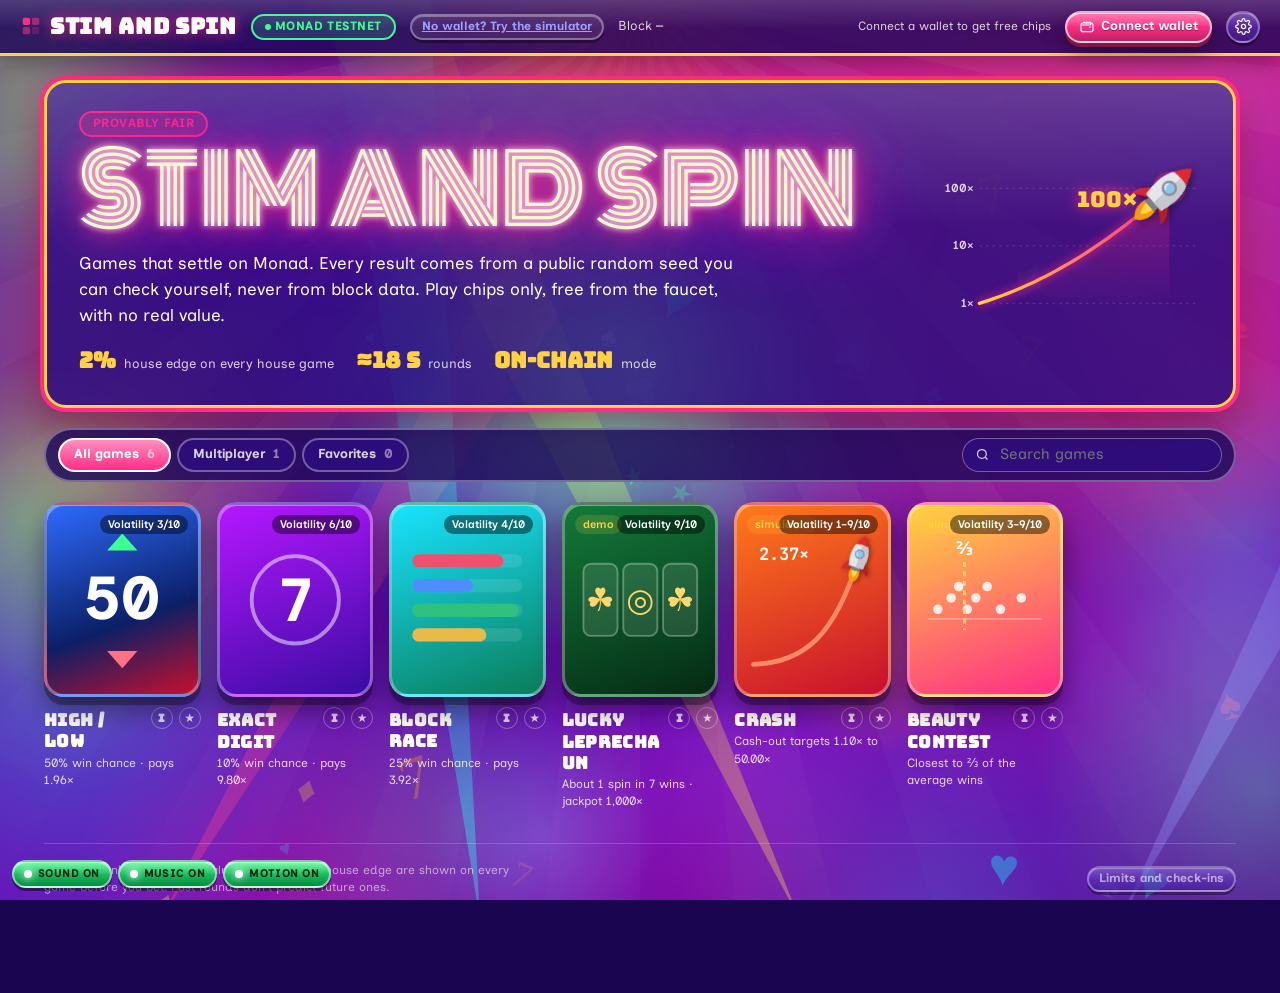
<file: index.html>
<!doctype html>
<html lang="en">
  <head>
    <meta charset="UTF-8" />
    <meta name="viewport" content="width=device-width, initial-scale=1.0" />
    <title>STIM and SPIN</title>
    <link rel="preconnect" href="https://fonts.googleapis.com" />
    <link rel="preconnect" href="https://fonts.gstatic.com" crossorigin />
    <link href="https://fonts.googleapis.com/css2?family=Bungee&family=Inclusive+Sans:wght@400;500;600;700&family=JetBrains+Mono:wght@400;500&family=Lobster&family=Luckiest+Guy&family=Monoton&family=Oswald:wght@500;600;700&family=Russo+One&display=swap" rel="stylesheet" />
    <script type="module" crossorigin src="./assets/index-NdvvWp3k.js"></script>
    <link rel="stylesheet" crossorigin href="./assets/index-By8Xi_Cl.css">
  </head>
  <body>
    <div id="root"></div>
  </body>
</html>
</file>
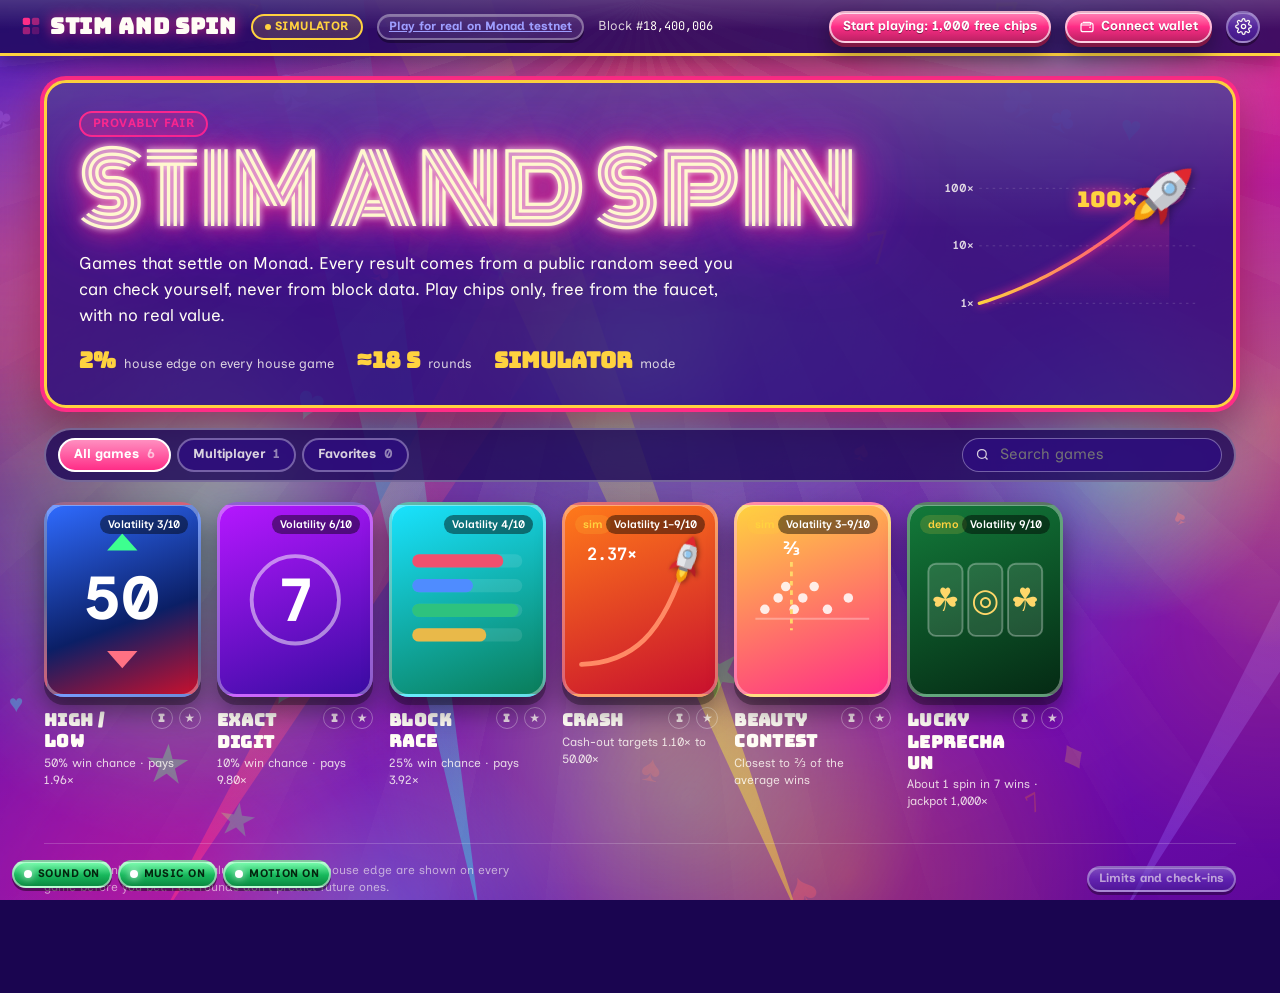
<file: sim/index.html>
<!doctype html>
<html lang="en">
  <head>
    <meta charset="UTF-8" />
    <meta name="viewport" content="width=device-width, initial-scale=1.0" />
    <title>STIM and SPIN</title>
    <link rel="preconnect" href="https://fonts.googleapis.com" />
    <link rel="preconnect" href="https://fonts.gstatic.com" crossorigin />
    <link href="https://fonts.googleapis.com/css2?family=Bungee&family=Inclusive+Sans:wght@400;500;600;700&family=JetBrains+Mono:wght@400;500&family=Lobster&family=Luckiest+Guy&family=Monoton&family=Oswald:wght@500;600;700&family=Russo+One&display=swap" rel="stylesheet" />
    <script type="module" crossorigin src="./assets/index-5lkgB60D.js"></script>
    <link rel="stylesheet" crossorigin href="./assets/index-By8Xi_Cl.css">
  </head>
  <body>
    <div id="root"></div>
  </body>
</html>
</file>
<file: assets/index-By8Xi_Cl.css>
.site-header{position:sticky;top:0;z-index:20;gap:12px}.brand-btn{background:none;border:0;padding:0}.icon-btn{width:34px;padding:0}@media (max-width: 720px){.hide-narrow{display:none}}.purse{display:flex;align-items:stretch;border-radius:var(--radius-sm)}.purse-balance{display:flex;align-items:center;gap:6px;height:34px;padding:0 12px;background:var(--card-2);border:1px solid var(--line-2);border-right:0;border-radius:var(--radius-sm) 0 0 var(--radius-sm);font-variant-numeric:tabular-nums}.purse-chip{color:var(--warn);font-size:15px}.purse-net{margin-left:6px;padding-left:8px;border-left:1px solid var(--line-2)}.purse-add{height:34px;border-radius:0 var(--radius-sm) var(--radius-sm) 0;font-weight:600}.purse>.purse-add:only-child{border-radius:var(--radius-sm)}.purse-hint{align-self:center}.wb{position:relative}.wb-btn{height:34px}.wb-on{gap:8px}.wb-warn{color:var(--warn);border-color:var(--warn);background:var(--warn-soft)}.wb-icon{width:18px;height:18px;border-radius:4px}.wb-menu{position:absolute;right:0;top:calc(100% + 8px);width:280px;background:var(--card);border:1px solid var(--line-2);border-radius:var(--radius);box-shadow:0 16px 40px #00000073;padding:8px;z-index:40;display:flex;flex-direction:column;gap:2px}.wb-menu-head{display:flex;flex-direction:column;gap:4px;padding:6px 8px 10px;border-bottom:1px solid var(--line);margin-bottom:4px}.wb-addr{background:none;border:0;padding:0;text-align:left;font-size:15px;display:flex;gap:8px;align-items:baseline}.wb-row{display:flex;justify-content:space-between;align-items:center;padding:6px 8px;font-size:13px}.wb-dot{display:inline-block;color:var(--pos);margin-right:4px;vertical-align:middle}.wb-note{margin:4px 8px 6px;padding:8px 10px;border-radius:var(--radius-sm);background:var(--warn-soft);color:var(--warn);font-size:12px;line-height:1.45}.wb-link{display:block;padding:8px;border:0;background:none;text-align:left;border-radius:var(--radius-sm);color:var(--text);text-decoration:none;font-size:13px}.wb-link:hover{background:var(--card-2)}.wb-danger{color:var(--neg)}.wb-error{position:absolute;right:0;top:calc(100% + 8px);width:280px;padding:10px 12px;border-radius:var(--radius-sm);background:var(--card);border:1px solid var(--neg);color:var(--neg);font-size:12px;z-index:41;cursor:pointer}.wb-picker .wb-list{display:flex;flex-direction:column;gap:8px;margin:14px 0}.wb-choice{display:flex;align-items:center;gap:12px;height:48px;padding:0 14px;border:1px solid var(--line-2);border-radius:var(--radius-sm);background:var(--card-2);font-size:15px}.wb-choice:hover{border-color:var(--primary)}.wb-choice img{width:26px;height:26px;border-radius:6px}.settings{width:min(460px,100%);max-height:calc(100vh - 32px);overflow:auto}.settings-head{display:flex;align-items:center;justify-content:space-between;margin-bottom:4px}.settings-sec{padding:14px 0;border-top:1px solid var(--line)}.settings-sec:first-of-type{border-top:0}.settings-title{font-weight:600;margin-bottom:8px}.settings-sec p{margin:0 0 8px;line-height:1.5}.settings-btn{margin-top:10px;height:36px;font-size:13px}.settings-row{display:flex;align-items:center;justify-content:space-between;gap:12px}.lobby{max-width:1240px;margin:0 auto;padding:24px 24px 40px;display:flex;flex-direction:column;gap:20px}.hero{display:grid;grid-template-columns:minmax(0,1fr) minmax(180px,250px);gap:24px;align-items:center;padding:28px 32px;border-radius:calc(var(--radius) + 4px);border:1px solid var(--line);background:radial-gradient(120% 140% at 100% 0%,var(--primary-soft),transparent 60%),var(--card);overflow:hidden}.hero h1{margin:10px 0 8px;font-size:30px;font-weight:600;letter-spacing:-.02em}.hero p{margin:0;max-width:60ch;color:var(--muted);font-size:15px;line-height:1.55}.hero-facts{display:flex;flex-wrap:wrap;gap:8px 22px;margin-top:16px;color:var(--muted);font-size:13px}.hero-facts strong{font-size:15px;margin-right:4px}.hero-art{align-self:stretch;display:flex;align-items:center}.hero-crash{width:100%;height:auto;max-height:220px;overflow:visible}.hc-grid line{stroke:var(--text);stroke-opacity:.18;stroke-dasharray:3 5}.hc-grid text{fill:var(--muted);font-size:14px;font-weight:600}.hc-line{fill:none;stroke-width:4;stroke-linecap:round;filter:drop-shadow(0 0 6px var(--primary))}.hc-halo{fill:var(--primary);opacity:.35}.hc-label{fill:var(--gold, var(--text));font-family:var(--display);font-size:26px;filter:drop-shadow(0 0 8px var(--primary))}.hero-art .art-svg{width:100%;height:100%}@media (max-width: 720px){.hero{grid-template-columns:1fr;padding:22px}.hero-art{display:none}.hero h1{font-size:24px}}.lobby-bar{display:flex;align-items:center;gap:12px;flex-wrap:wrap;position:sticky;top:57px;z-index:10;padding:8px 0;background:var(--page)}.chips{display:flex;gap:6px;overflow-x:auto;flex:1;min-width:0;scrollbar-width:none}.chip{flex:none;height:34px;padding:0 14px;border-radius:999px;border:1px solid var(--line-2);background:var(--card);color:var(--muted);font-size:13px;font-weight:500}.chip:hover{color:var(--text)}.chip.on{background:var(--text);color:var(--page);border-color:var(--text)}.chip-count{opacity:.6;margin-left:4px;font-variant-numeric:tabular-nums}.search{display:flex;align-items:center;gap:8px;height:34px;padding:0 12px;width:min(260px,100%);border-radius:999px;border:1px solid var(--line-2);background:var(--card);color:var(--muted)}.search input{flex:1;min-width:0;border:0;background:none;outline:none}.lobby-h2{margin:12px 0 -6px;font-size:16px;font-weight:600}.lobby-empty{padding:32px 0;text-align:center}.tile-grid{display:grid;grid-template-columns:repeat(auto-fill,minmax(150px,1fr));gap:16px}@media (max-width: 720px){.tile-grid{gap:12px}.tile-art{aspect-ratio:1 / 1}.chips{flex:1 1 100%}.search{width:100%}}.tile{display:flex;flex-direction:column;gap:10px;min-width:0}.tile-art{position:relative;display:block;width:100%;aspect-ratio:4 / 5;padding:0;border:1px solid var(--line);border-radius:var(--radius);overflow:hidden;background:var(--tile-bg, var(--card-2));transition:transform .18s ease,border-color .18s ease}.tile-art:not(:disabled):hover{transform:translateY(-3px);border-color:var(--line-2)}.tile-art .art-svg{width:100%;height:100%;display:block}.tile-art:disabled{opacity:1}.tile-soon .tile-art .art-svg{opacity:.45;filter:grayscale(.7)}.tile-tag{position:absolute;top:10px;left:10px;font-size:11px;font-weight:600;padding:2px 8px;border-radius:999px;background:var(--warn-soft);color:var(--warn);-webkit-backdrop-filter:blur(4px);backdrop-filter:blur(4px)}.tile-rtp{position:absolute;top:10px;right:10px;font-size:11px;font-weight:600;padding:2px 8px;border-radius:999px;background:#00000073;color:#fff}.tile-play{position:absolute;left:50%;bottom:14px;transform:translate(-50%,6px);padding:7px 22px;border-radius:999px;background:var(--primary);color:#fff;font-weight:600;font-size:13px;opacity:0;transition:opacity .18s ease,transform .18s ease;pointer-events:none}.tile-art:hover .tile-play,.tile-art:focus-visible .tile-play{opacity:1;transform:translate(-50%)}.tile-play-soon{opacity:1;transform:translate(-50%);background:var(--card);color:var(--muted);border:1px solid var(--line-2)}@media (hover: none){.tile-play{opacity:1;transform:translate(-50%)}}.tile-info-panel{position:absolute;top:0;right:0;bottom:0;left:0;display:flex;flex-direction:column;gap:8px;padding:16px;text-align:left;font-size:13px;line-height:1.5;background:#0c0c0eeb;color:var(--text);cursor:default}.tile-meta{display:flex;flex-direction:column;gap:2px;min-width:0}.tile-name{display:flex;align-items:flex-start;gap:6px;font-weight:600;font-size:14px}.tile-name>span{flex:1;min-width:0;overflow-wrap:anywhere;line-height:1.25;padding-top:3px}.tile-icon{flex:none;width:22px;height:22px;padding:0;border-radius:50%;border:1px solid var(--line-2);background:none;color:var(--muted);font-size:11px;font-weight:700;line-height:1}.tile-icon[aria-pressed=true]{color:var(--text);border-color:var(--text)}.tile-fav{font-size:12px}.tile-fav.on{color:var(--warn);border-color:var(--warn)}.tile-provider{color:var(--faint);font-size:12px}.tile-odds{color:var(--muted);font-size:12px}.lobby-foot{padding-bottom:56px;display:flex;align-items:center;justify-content:space-between;gap:16px;flex-wrap:wrap;margin-top:12px;padding-top:18px;border-top:1px solid var(--line);color:var(--faint);font-size:12px}.lobby-foot p{margin:0;max-width:70ch}.tile-highlow{--tile-bg: linear-gradient(160deg, #1d3b5c, #0f1c2c)}.tile-digit{--tile-bg: linear-gradient(160deg, #3d2a63, #171026)}.tile-race{--tile-bg: linear-gradient(160deg, #1f4436, #0d1d17)}.tile-crash{--tile-bg: linear-gradient(160deg, #5a2a2a, #1e0f12)}.tile-beauty{--tile-bg: linear-gradient(160deg, #5a4520, #1e170b)}.tile-slot{--tile-bg: linear-gradient(160deg, #137a3a, #052a14)}.tile-walk{--tile-bg: linear-gradient(160deg, #24414f, #0d171c)}.art-num{font-size:64px;font-weight:700;fill:#fff;font-family:var(--sans)}.art-sym{font-size:34px;font-weight:700;fill:#ffd76a;font-family:var(--sans)}.art-label{font-size:18px;font-weight:700;fill:#fff;font-family:var(--mono)}.art-up{fill:var(--pos)}.art-down{fill:var(--neg)}.art-ring{fill:none;stroke:#ffffff80;stroke-width:4}.art-track{fill:#ffffff1a}.art-lane-0{fill:var(--lane-red)}.art-lane-1{fill:var(--lane-blue)}.art-lane-2{fill:var(--lane-green)}.art-lane-3{fill:var(--lane-gold)}.art-curve{fill:none;stroke:#ff8a65;stroke-width:5;stroke-linecap:round;stroke-linejoin:round}.art-dot{fill:#fff}.art-axis{stroke:#ffffff4d;stroke-width:2}.art-pip{fill:#ffffffd9}.art-target{stroke:#ffd76a;stroke-width:3;stroke-dasharray:5 5}.art-reel{fill:#ffffff1a;stroke:#ffffff4d;stroke-width:2}.hero-art .art-curve{stroke:var(--primary)}.hero-art .art-label{fill:var(--text)}.slot-page{--sl-cell: min(clamp(74px, 14.5vh, 128px), 20vw);--sl-col: calc(var(--sl-cell) * 1.26);--sl-gold: #f6c443;--sl-ice: #5fe3ff;--sl-pink: #ff4fa3;--sl-green: #7dffa6;max-width:1180px;width:100%;margin:0 auto;padding:0;display:flex;flex-direction:column;gap:14px}.sl-defs{position:absolute;width:0;height:0;overflow:hidden}.sl-modebar{display:flex;align-items:center;gap:14px;flex-wrap:wrap}.sl-seg{display:inline-flex;padding:3px;border-radius:999px;background:var(--card);border:1px solid var(--line-2)}.sl-seg button{height:30px;padding:0 14px;border:0;border-radius:999px;background:none;color:var(--muted);font-size:13px;font-weight:500}.sl-seg button.on{background:var(--text);color:var(--page);opacity:1}.sl-mode-nearmiss .sl-seg button.on{background:var(--sl-pink);color:#fff}.sl-scene{position:relative;isolation:isolate;overflow:hidden;display:grid;justify-content:center;align-items:start;grid-template-columns:250px auto 230px;grid-template-rows:auto 1fr auto;grid-template-areas:"logo top side" "prizes center side" "bar bar bar" "under under under";gap:12px 26px;padding:22px 24px 18px;border-radius:24px;border:3px solid var(--sl-gold);box-shadow:0 0 0 3px #0006,0 18px 50px #00000080;color:#fff}.sl-backdrop{position:absolute;top:0;right:0;bottom:0;left:0;z-index:-1;transition:filter .6s ease;background:radial-gradient(60% 55% at 62% 40%,rgb(125 255 166 / .2),transparent 70%),radial-gradient(45% 50% at 8% 92%,rgb(246 196 67 / .2),transparent 70%),radial-gradient(50% 60% at 96% 100%,rgb(255 79 163 / .14),transparent 70%),conic-gradient(from 210deg at 50% -20%,#04200f,#0d5a2a 20%,#06260f 38%,#14773a 55%,#04200f 75%,#0b4a22 90%,#04200f)}.sl-backdrop:before{content:"";position:absolute;top:0;right:0;bottom:0;left:0;background:radial-gradient(circle at 25% 30%,rgb(255 255 255 / .07) 0 2px,transparent 3px) 0 0 / 44px 44px,radial-gradient(circle at 75% 70%,rgb(246 196 67 / .1) 0 2px,transparent 3px) 0 0 / 60px 60px;-webkit-mask-image:radial-gradient(80% 80% at 55% 40%,#000,transparent);mask-image:radial-gradient(80% 80% at 55% 40%,#000,transparent)}.sl-backdrop:after{content:"";position:absolute;right:-60px;top:-60px;width:360px;height:360px;background:repeating-conic-gradient(rgb(246 196 67 / .07) 0 8deg,transparent 8deg 16deg);border-radius:50%}.sl-free .sl-backdrop{filter:hue-rotate(-55deg) saturate(1.35)}.sl-logo{grid-area:logo;margin:6px 0 0;line-height:.95;text-align:center;font-size:27px;font-weight:900;font-style:italic;text-transform:uppercase;letter-spacing:.02em;color:var(--sl-gold);background:linear-gradient(180deg,#fff6c4,#f6c443 55%,#c2800f);-webkit-background-clip:text;background-clip:text;-webkit-text-fill-color:transparent;filter:drop-shadow(0 3px 0 #4a2f00) drop-shadow(0 0 22px rgb(125 255 166 / .5))}.sl-logo span{display:block;font-size:.5em;letter-spacing:.34em;margin-right:-.34em;margin-bottom:4px;background:linear-gradient(180deg,#e8fff0,#7dffa6 60%,#1fae55);-webkit-background-clip:text;background-clip:text;-webkit-text-fill-color:transparent}.sl-prizes{grid-area:prizes;display:flex;flex-direction:column;gap:10px}.sl-ladder{list-style:none;margin:0;padding:0;display:flex;flex-direction:column;gap:6px}.sl-ladder li{display:grid;grid-template-columns:auto 1fr auto;align-items:center;gap:10px;height:44px;padding:0 12px 0 10px;border-radius:10px;background:linear-gradient(180deg,#082814f0,#03140af0);border:1px solid rgb(246 196 67 / .45);box-shadow:inset 0 1px #ffffff14}.sl-ladder-syms{display:flex}.sl-ladder-syms .sl-sym{width:27px;height:27px;margin-right:-7px;filter:none}.sl-ladder-syms{padding-right:7px}.sl-ladder-name{font-size:11px;font-weight:800;letter-spacing:.12em;text-transform:uppercase;color:#ffffffb8}.sl-ladder strong{font-family:var(--mono);font-size:17px;font-weight:700;color:#ffe27a;font-variant-numeric:tabular-nums}.sl-ladder li.is-jackpot{height:62px;border-color:var(--sl-gold);background:linear-gradient(180deg,#463406f2,#161002f2);box-shadow:0 0 18px #f6c4434d,inset 0 1px #ffffff26}.sl-ladder li.is-jackpot .sl-ladder-name{color:var(--sl-gold)}.sl-ladder li.is-jackpot strong{font-size:24px;color:#fff;text-shadow:0 0 14px rgb(246 196 67 / .8)}.sl-note{margin:0;font-size:11px;line-height:1.5;color:#ffffff9e}.sl-center{grid-area:center;display:flex;flex-direction:column;align-items:center;gap:10px;min-width:0}.sl-badges{display:flex;gap:8px}.sl-badge{display:flex;flex-direction:column;align-items:center;justify-content:center;gap:1px;min-width:98px;padding:6px 10px;border-radius:12px 12px 4px 4px;background:#03180ccc;border:1px solid rgb(255 255 255 / .18);transition:transform .2s,box-shadow .2s,border-color .2s,background .2s}.sl-badge span{font-size:10px;font-weight:800;letter-spacing:.14em;text-transform:uppercase;color:#ffffffad}.sl-badge strong{font-family:var(--mono);font-size:16px;color:#fff;font-variant-numeric:tabular-nums}.sl-badge.is-jackpot strong{color:var(--sl-ice)}.sl-badge.on{transform:translateY(-3px);border-color:var(--sl-gold);background:#2c1e04eb;box-shadow:0 0 18px #f6c4438c}.sl-badge.is-free.on{border-color:var(--sl-ice);background:#06243ceb;box-shadow:0 0 18px #5fe3ff99}.sl-badge.is-jackpot.on{border-color:var(--sl-ice);background:#06243ceb;box-shadow:0 0 24px #5fe3ffcc;animation:sl-flash .5s steps(2) infinite}.sl-strap{display:flex;align-items:center;gap:6px;padding:6px 22px;clip-path:polygon(12px 0,calc(100% - 12px) 0,100% 50%,calc(100% - 12px) 100%,12px 100%,0 50%);background:linear-gradient(180deg,#14683a,#04200f);font-size:12px;font-weight:800;letter-spacing:.1em;text-transform:uppercase;color:#ffe27a;white-space:nowrap}.sl-sym.sl-inline{width:16px;height:16px;filter:none}.sl-frame{position:relative;padding:10px;border-radius:18px;background:linear-gradient(180deg,#fff0a6,#d9a11f 40%,#7c560b);box-shadow:0 14px 34px #0000008c,inset 0 2px #ffffff8c,inset 0 -2px #00000059;transition:box-shadow .3s}.sl-frame:before,.sl-frame:after{content:"";position:absolute;top:50%;width:13px;height:20px;margin-top:-10px;z-index:2;background:var(--sl-pink);filter:drop-shadow(0 0 6px rgb(255 79 163 / .9))}.sl-frame:before{left:-3px;clip-path:polygon(0 0,100% 50%,0 100%)}.sl-frame:after{right:-3px;clip-path:polygon(100% 0,0 50%,100% 100%)}.sl-frame.is-win{box-shadow:0 0 54px #f6c443d9,0 14px 34px #0000008c,inset 0 2px #ffffff8c}.sl-hold .sl-frame{box-shadow:0 0 46px #5fe3ffd9,0 14px 34px #0000008c,inset 0 2px #ffffff8c}.sl-free .sl-frame{background:linear-gradient(180deg,#e6fbff,#3fc4ee 40%,#0b5c8f)}.sl-window{position:relative;display:grid;grid-template-columns:repeat(3,var(--sl-col));gap:4px;height:calc(var(--sl-cell) * 3);padding:0 4px;overflow:hidden;border-radius:10px;background:#020d06}.sl-reel{height:100%;overflow:hidden;background:linear-gradient(90deg,#06220f,#0f4a26 22%,#0f4a26 78%,#06220f)}.sl-strip{display:flex;flex-direction:column;margin-top:calc(var(--sl-cell) * -1)}.sl-strip.is-spin{will-change:transform;animation:sl-spin var(--dur) both,sl-blur var(--dur) linear both}@keyframes sl-spin{0%{transform:translateY(calc(var(--sl-cell) * -1 * var(--rows)));animation-timing-function:cubic-bezier(.2,.55,.35,1)}90%{transform:translateY(calc(var(--sl-cell) * .14));animation-timing-function:ease-in-out}to{transform:translateY(0)}}@keyframes sl-blur{0%,50%{filter:blur(2.5px)}80%,to{filter:blur(0)}}.sl-cell{flex:none;height:var(--sl-cell);display:grid;place-items:center;box-shadow:inset 0 -1px #ffffff0f}.sl-sym{display:block;width:calc(var(--sl-cell) * .78);height:calc(var(--sl-cell) * .78)}.sl-strip:not(.is-spin) .sl-cell .sl-sym{filter:drop-shadow(0 3px 4px rgb(0 0 0 / .55))}.sl-shade{position:absolute;top:0;right:0;bottom:0;left:0;pointer-events:none;background:linear-gradient(180deg,#03040d99,#03040d00 30%,#03040d00 70%,#03040d99)}.sl-payline{position:absolute;left:0;right:0;top:50%;height:2px;margin-top:-1px;pointer-events:none;background:linear-gradient(90deg,var(--sl-pink),rgb(255 79 163 / .05) 14%,rgb(255 79 163 / .05) 86%,var(--sl-pink))}.sl-cell.lit{position:relative;z-index:1;border-radius:12px;background:radial-gradient(circle,#f6c4438c,#f6c44314 75%);box-shadow:inset 0 0 0 2px var(--sl-gold),inset 0 0 18px #f6c44380;animation:sl-pulse .5s ease-in-out infinite alternate}.sl-window.has-win .sl-cell:not(.lit){opacity:.4}.sl-cell.pop{animation:sl-pop .3s ease-in both}.sl-cell.drop{animation:sl-drop .44s cubic-bezier(.3,.7,.4,1.3) both}.sl-cell.teased{position:relative;z-index:1;border-radius:12px;background:radial-gradient(circle,#ff4fa38c,#ff4fa314 75%);box-shadow:inset 0 0 0 2px var(--sl-pink),inset 0 0 18px #ff4fa380;animation:sl-pulse .42s ease-in-out infinite alternate}@keyframes sl-pulse{to{transform:scale(.94)}}@keyframes sl-pop{40%{transform:scale(1.25);opacity:1}to{transform:scale(0);opacity:0}}@keyframes sl-drop{0%{transform:translateY(-100%)}to{transform:translateY(0)}}@keyframes sl-flash{50%{opacity:.55}}.sl-overlay{position:absolute;top:0;right:0;bottom:0;left:0;z-index:3;overflow:hidden;display:flex;flex-direction:column;align-items:center;justify-content:center;gap:4px;text-align:center;background:radial-gradient(circle,#080a23c7,#03040df2);animation:sl-fade .25s ease-out}.sl-overlay:before{content:"";position:absolute;width:170%;aspect-ratio:1;background:repeating-conic-gradient(rgb(246 196 67 / .17) 0 12deg,transparent 12deg 24deg);animation:sl-rays 10s linear infinite}.sl-overlay.tone-mega strong,.sl-overlay.tone-jackpot strong{font-size:clamp(40px,9vh,80px)}.sl-overlay.tone-jackpot:before,.sl-overlay.tone-free:before{background:repeating-conic-gradient(rgb(95 227 255 / .2) 0 12deg,transparent 12deg 24deg)}.sl-overlay>*{position:relative}.sl-overlay-title{font-size:clamp(20px,3.4vh,32px);font-weight:900;font-style:italic;letter-spacing:.12em;text-transform:uppercase;color:var(--sl-gold);background:linear-gradient(180deg,#fff6c4,#f6c443 60%,#c2800f);-webkit-background-clip:text;background-clip:text;-webkit-text-fill-color:transparent}.sl-overlay.tone-jackpot .sl-overlay-title,.sl-overlay.tone-free .sl-overlay-title{background-image:linear-gradient(180deg,#f1fdff,#5fe3ff 60%,#1b8fe0)}.sl-overlay strong{font-family:var(--mono);font-size:clamp(34px,7.5vh,66px);font-weight:800;line-height:1.05;color:#fff;text-shadow:0 0 24px rgb(246 196 67 / .85);animation:sl-bump .5s cubic-bezier(.3,1.6,.5,1) both}.sl-overlay-sub{font-size:13px;color:#ffffffc7}@keyframes sl-fade{0%{opacity:0}}@keyframes sl-rays{to{transform:rotate(360deg)}}@keyframes sl-bump{0%{transform:scale(.6)}}.sl-info-panel{position:absolute;top:0;right:0;bottom:0;left:0;z-index:4;overflow:auto;padding:12px 16px 14px;display:flex;flex-direction:column;gap:10px;background:#021209f7;font-size:12.5px;line-height:1.5;color:#ffffffdb;text-align:left}.sl-info-head{display:flex;align-items:center;justify-content:space-between}.sl-info-head strong{font-size:15px;color:#fff}.sl-info-pays{display:grid;grid-template-columns:repeat(3,1fr);gap:6px 10px}.sl-info-pays span{display:flex;align-items:center}.sl-info-pays .sl-sym{width:20px;height:20px;margin-right:-3px;filter:none}.sl-info-pays b{margin-left:10px;font-family:var(--mono);color:#ffe27a}.sl-info-panel ul{margin:0;padding-left:18px;display:flex;flex-direction:column;gap:4px}.sl-msg{width:100%;min-height:38px;display:grid;place-items:center;padding:5px 14px;border-radius:10px;background:#0000009e;border:1px solid rgb(255 255 255 / .14);font-size:13px;font-weight:800;letter-spacing:.08em;text-transform:uppercase;text-align:center;color:#fff}.sl-msg.tone-win{color:var(--sl-green);border-color:#7dffa680}.sl-msg.tone-free{color:var(--sl-ice);border-color:#5fe3ff80}.sl-msg.tone-tease{color:#ff8cc4;border-color:var(--sl-pink);box-shadow:0 0 16px #ff4fa373}.sl-top{grid-area:top;display:flex;justify-content:center;min-width:0}.sl-side{grid-area:side;align-self:stretch;display:flex;align-items:flex-end;justify-content:center;min-width:0}.sl-pile{position:relative;width:min(100%,520px)}.sl-pile-svg{display:block;width:100%;height:auto;overflow:visible}.sl-pile-coin{transform-box:view-box;opacity:0;transition:opacity .7s ease}.sl-pile-coin.is-on{opacity:1}.sl-pile-twinkle{transform-box:fill-box;transform-origin:center;animation:sl-twinkle 2.6s ease-in-out infinite}.sl-pile-twinkle-1{animation-delay:.5s}.sl-pile-twinkle-2{animation-delay:1.1s}.sl-pile-twinkle-3{animation-delay:1.7s}.sl-pile-twinkle-4{animation-delay:2.1s}.sl-pile.is-excited .sl-pile-twinkle{animation-duration:.7s}@keyframes sl-twinkle{0%,to{transform:scale(0);opacity:0}50%{transform:scale(1);opacity:.9}}.sl-pile-plaque{position:absolute;left:50%;bottom:6px;transform:translate(-50%);min-width:190px;padding:3px 22px 5px;text-align:center;border-radius:12px;border:2px solid var(--sl-gold);background:linear-gradient(180deg,#0f5a2c,#04200f);box-shadow:0 4px #3a2500,0 8px 18px #0000008c,inset 0 1px #ffffff4d}.sl-pile-plaque span{display:block;font-size:10px;font-weight:800;letter-spacing:.3em;text-transform:uppercase;color:var(--sl-green)}.sl-pile-plaque strong{font-family:var(--mono);font-size:26px;font-weight:800;color:#ffe27a;text-shadow:0 0 12px rgb(246 196 67 / .7);font-variant-numeric:tabular-nums}.sl-lep-wrap{position:relative;width:100%;max-width:230px;padding-top:44px}.sl-lep{display:block;width:100%;height:auto;overflow:visible}.sl-lep-say{position:absolute;top:0;left:50%;transform:translate(-50%);z-index:2;max-width:100%;padding:6px 12px;border-radius:14px;background:#fffdf2;color:#123a1f;font-size:12.5px;font-weight:800;line-height:1.2;text-align:center;white-space:nowrap;box-shadow:0 4px #0000004d;animation:sl-say .35s cubic-bezier(.3,1.6,.5,1) both}.sl-lep-say:after{content:"";position:absolute;left:50%;bottom:-7px;margin-left:-7px;border:7px solid transparent;border-bottom:0;border-top-color:#fffdf2}@keyframes sl-say{0%{transform:translate(-50%) scale(.6);opacity:0}}.sl-lep *{transform-box:view-box}.sl-lep-aura,.lep-rainbow{transition:opacity .4s}.lep-rainbow{opacity:.55}.lep-aura{opacity:.5}.lep-sparks,.lep-fountain,.lep-mouth-open,.lep-mouth-o{opacity:0}.lep-spark{transform-box:fill-box;transform-origin:center;transform:scale(0)}.lep-body{animation:lep-bob 2.4s ease-in-out infinite;transform-origin:110px 296px}.lep-head{animation:lep-tilt 3.6s ease-in-out infinite;transform-origin:110px 170px}.lep-arm-l{transform-origin:78px 184px;transform:rotate(-6deg);animation:lep-sway-l 2.4s ease-in-out infinite}.lep-arm-r{transform-origin:142px 184px;transform:rotate(6deg);animation:lep-sway-r 2.4s ease-in-out infinite}.lep-eyes{transform-origin:110px 124px;animation:lep-blink 4.4s infinite}.lep-coin{transform-origin:142px 228px;animation:lep-flip 2.4s ease-in-out infinite}@keyframes lep-bob{50%{transform:translateY(-4px)}}@keyframes lep-tilt{0%,to{transform:rotate(-2deg)}50%{transform:rotate(2deg)}}@keyframes lep-sway-l{50%{transform:rotate(-12deg)}}@keyframes lep-sway-r{50%{transform:rotate(12deg)}}@keyframes lep-blink{0%,94%,to{transform:scaleY(1)}97%{transform:scaleY(.08)}}@keyframes lep-flip{0%,to{transform:translateY(0) scaleX(1)}40%{transform:translateY(-22px) scaleX(-1)}70%{transform:translateY(-6px) scaleX(1)}}.sl-lep[data-mood=spin] .lep-body{animation:lep-bob .5s ease-in-out infinite}.sl-lep[data-mood=spin] .lep-arm-l{animation:lep-rub-l .32s ease-in-out infinite}.sl-lep[data-mood=spin] .lep-arm-r{animation:lep-rub-r .32s ease-in-out infinite}.sl-lep[data-mood=spin] .lep-pupils{transform:translate(-3px)}.sl-lep[data-mood=spin] .lep-coin{display:none}@keyframes lep-rub-l{0%,to{transform:rotate(-50deg)}50%{transform:rotate(-62deg)}}@keyframes lep-rub-r{0%,to{transform:rotate(50deg)}50%{transform:rotate(62deg)}}.sl-lep:is([data-mood=win],[data-mood=big],[data-mood=free]) .lep-mouth-smile{opacity:0}.sl-lep:is([data-mood=win],[data-mood=big]) .lep-mouth-open{opacity:1}.sl-lep:is([data-mood=win],[data-mood=big]) .lep-arm-l{animation:lep-cheer-l .45s ease-in-out infinite}.sl-lep:is([data-mood=win],[data-mood=big]) .lep-arm-r{animation:lep-cheer-r .45s ease-in-out infinite}.sl-lep:is([data-mood=win],[data-mood=big]) .lep-coin{display:none}.sl-lep[data-mood=win] .lep-body{animation:lep-jump .55s ease-out infinite}.sl-lep[data-mood=big] .lep-body{animation:lep-jump-big .7s ease-out infinite,lep-dance 1.4s ease-in-out infinite}.sl-lep[data-mood=big] .lep-hat{animation:lep-hat .7s ease-out infinite;transform-origin:110px 98px}.sl-lep:is([data-mood=win],[data-mood=big]) .lep-fountain{opacity:1}.sl-lep:is([data-mood=win],[data-mood=big]) .lep-fcoin{animation:lep-fcoin .9s ease-out infinite}.lep-fcoin-1{animation-delay:.15s!important}.lep-fcoin-2{animation-delay:.3s!important}.lep-fcoin-3{animation-delay:.45s!important}.lep-fcoin-4{animation-delay:.6s!important}.sl-lep:is([data-mood=win],[data-mood=big],[data-mood=free]) .lep-sparks{opacity:1}.sl-lep:is([data-mood=win],[data-mood=big],[data-mood=free]) .lep-spark{animation:lep-twinkle .9s ease-in-out infinite}.lep-spark-1{animation-delay:.2s!important}.lep-spark-2{animation-delay:.4s!important}.lep-spark-3{animation-delay:.6s!important}.lep-spark-4{animation-delay:.1s!important}.sl-lep:is([data-mood=win],[data-mood=big]) .lep-rainbow{opacity:.95}.sl-lep:is([data-mood=win],[data-mood=big]) .lep-aura{opacity:1}@keyframes lep-cheer-l{0%,to{transform:rotate(150deg)}50%{transform:rotate(168deg)}}@keyframes lep-cheer-r{0%,to{transform:rotate(-150deg)}50%{transform:rotate(-168deg)}}@keyframes lep-jump{0%,to{transform:translateY(0)}40%{transform:translateY(-16px)}}@keyframes lep-jump-big{0%,to{transform:translateY(0)}40%{transform:translateY(-30px)}}@keyframes lep-dance{0%,to{rotate:-4deg}50%{rotate:4deg}}@keyframes lep-hat{0%,to{transform:translateY(0) rotate(0)}40%{transform:translateY(-16px) rotate(-8deg)}}@keyframes lep-fcoin{0%{transform:translate(0) scale(1);opacity:1}to{transform:translate(var(--dx, 0px),-120px) scale(.7);opacity:0}}.lep-fcoin-0{--dx: -34px}.lep-fcoin-1{--dx: -14px}.lep-fcoin-2{--dx: 6px}.lep-fcoin-3{--dx: 22px}.lep-fcoin-4{--dx: 38px}@keyframes lep-twinkle{0%,to{transform:scale(0)}50%{transform:scale(1)}}.sl-lep[data-mood=tease] .lep-mouth-smile{opacity:0}.sl-lep[data-mood=tease] .lep-mouth-o{opacity:1}.sl-lep[data-mood=tease] .lep-arm-l{animation:none;transform:rotate(-52deg)}.sl-lep[data-mood=tease] .lep-arm-r{animation:none;transform:rotate(52deg)}.sl-lep[data-mood=tease] .lep-head{animation:lep-shake .5s ease-in-out infinite}.sl-lep[data-mood=tease] .lep-brows{transform:translateY(-5px)}.sl-lep[data-mood=tease] .lep-coin{display:none}@keyframes lep-shake{25%{transform:rotate(-4deg)}75%{transform:rotate(4deg)}}.sl-lep[data-mood=free] .lep-mouth-smile{opacity:0}.sl-lep[data-mood=free] .lep-mouth-open{opacity:1}.sl-lep[data-mood=free] .lep-arm-l{animation:none;transform:rotate(-110deg)}.sl-lep[data-mood=free] .lep-arm-r{animation:none;transform:rotate(110deg)}.sl-lep[data-mood=free] .lep-body{animation:lep-jump .8s ease-out infinite}.sl-lep[data-mood=free] .lep-coin{display:none}.sl-bar-extras{display:flex;gap:8px;flex-wrap:wrap;justify-content:center}.sl-pill{display:flex;flex-direction:column;align-items:center;justify-content:center;gap:1px;min-width:112px;padding:6px 14px;border-radius:14px;border:2px solid var(--sl-gold);color:#fff;line-height:1.15;background:linear-gradient(180deg,#2fc45f,#0d5a27);box-shadow:0 3px #052a12,inset 0 1px #fff6;transition:transform .1s,filter .15s}.sl-pill b{font-size:12px;font-weight:900;letter-spacing:.08em;text-transform:uppercase}.sl-pill span{font-family:var(--mono);font-size:11px;color:#ffe27a}.sl-pill:not(:disabled):hover{transform:translateY(-2px);filter:brightness(1.15)}.sl-pill:disabled{filter:grayscale(.7) brightness(.7)}.sl-demo{border-color:#7dffa6;background:linear-gradient(180deg,#7a4bd8,#3a1c85)}.sl-demo span{color:#d9c8ff}.sl-buy-panel{justify-content:center}.sl-buy-facts{margin:0;display:grid;gap:6px}.sl-buy-facts div{display:grid;grid-template-columns:120px 1fr;gap:10px;align-items:baseline}.sl-buy-facts dt{font-size:10.5px;font-weight:800;letter-spacing:.12em;text-transform:uppercase;color:#fff9}.sl-buy-facts dd{margin:0;font-weight:700;color:#ffe27a}.sl-buy-facts small{font-weight:500;color:#ffffffb3}.sl-buy-note{margin:0;font-size:12px;color:#ffffffb3}.sl-buy-actions{display:flex;gap:10px;justify-content:flex-end}.sl-bar{grid-area:bar;display:flex;align-items:center;justify-content:space-between;gap:12px;margin-top:8px;padding:10px 18px;border-radius:16px;background:linear-gradient(180deg,#03180ce6,#010c06f2);border:1px solid rgb(255 255 255 / .12)}.sl-bar-fields{flex:1;display:flex;align-items:center;justify-content:space-around;gap:8px 22px;flex-wrap:wrap}.sl-field{display:flex;flex-direction:column;min-width:96px}.sl-field span{font-size:10px;font-weight:700;letter-spacing:.14em;text-transform:uppercase;color:#fff9}.sl-field strong{font-family:var(--mono);font-size:20px;font-weight:700;color:#fff;font-variant-numeric:tabular-nums}.sl-bet{flex-direction:row;align-items:center;gap:10px}.sl-bet>div{display:flex;flex-direction:column;align-items:center;min-width:52px}.sl-win strong{color:var(--sl-green)}.sl-round{flex:none;width:38px;height:38px;padding:0;border-radius:50%;display:grid;place-items:center;border:2px solid rgb(255 255 255 / .78);background:#ffffff0f;color:#fff;font-size:22px;font-weight:700;line-height:1}.sl-round:not(:disabled):hover{background:#fff3}.sl-round[aria-pressed=true]{background:#fff;color:#0a0f33}.sl-round.sl-info{font-family:Georgia,Times New Roman,serif;font-style:italic;font-size:19px}.sl-round.sl-mute svg{width:20px;height:20px}.sl-round.sl-mute[aria-pressed=true]{background:#ffffff0f;color:#fff}.sl-round.sl-mute[aria-pressed=false]{border-color:#fff6;color:#ffffff8c}.sl-round.sl-small{width:28px;height:28px;font-size:18px}.sl-spin{flex:none;width:92px;height:92px;margin:-26px 0;padding:0;border-radius:50%;display:grid;place-items:center;border:4px solid #fff0a6;color:#fff;background:radial-gradient(circle at 35% 28%,#ff9a85,#e3202f 55%,#8f0f1c);box-shadow:0 6px #5e0a12,0 14px 26px #0000008c,inset 0 2px 6px #ffffff73;transition:transform .08s,box-shadow .08s,filter .2s}.sl-spin svg{width:46px;height:46px}.sl-spin:not(:disabled){animation:sl-ready 1.8s ease-in-out infinite}@keyframes sl-ready{50%{box-shadow:0 6px #5e0a12,0 14px 26px #0000008c,inset 0 2px 6px #ffffff73,0 0 0 7px #fff0a638,0 0 34px #ff785ab3}}.sl-spin:not(:disabled):hover{filter:brightness(1.12)}.sl-spin:not(:disabled):active{transform:translateY(4px);box-shadow:0 2px #5e0a12,0 8px 16px #0000008c,inset 0 2px 6px #ffffff73}.sl-spin:disabled{opacity:1;filter:grayscale(.65) brightness(.72)}.sl-spin.is-busy svg{animation:sl-rays .9s linear infinite}.sl-under{grid-area:under;display:flex;align-items:center;justify-content:center;gap:12px;flex-wrap:wrap;font-size:13px;color:#fffc}.sl-under .limit-banner{margin:0}.sl-odds{margin:0;text-align:center;font-size:12px;line-height:1.6;color:var(--muted)}.sl-odds strong{font-family:var(--mono)}.sl-odds strong.pos{color:var(--pos)}.sl-odds strong.neg{color:var(--neg)}.sl-fx{position:absolute;top:0;right:0;bottom:0;left:0;width:100%;height:100%;z-index:6;pointer-events:none}.sl-shake{animation:sl-shake .55s cubic-bezier(.36,.07,.19,.97) both}@keyframes sl-shake{10%,90%{transform:translate(-2px,1px)}20%,80%{transform:translate(4px,-2px)}30%,50%,70%{transform:translate(-7px,3px)}40%,60%{transform:translate(7px,-3px)}}@media (max-width: 1100px){.sl-scene{grid-template-columns:220px minmax(0,auto);grid-template-areas:"logo top" "prizes center" "side side" "bar bar" "under under"}.sl-side{justify-content:center}.sl-lep-wrap{max-width:170px}}@media (max-width: 900px){.sl-scene{grid-template-columns:minmax(0,1fr);grid-template-rows:none;grid-template-areas:"logo" "top" "center" "side" "bar" "under" "prizes";padding:16px 10px 14px;gap:14px}.sl-logo{font-size:30px}.sl-ladder{display:grid;grid-template-columns:repeat(auto-fit,minmax(220px,1fr))}.sl-ladder li.is-jackpot{grid-column:1 / -1}.sl-badge{min-width:0;flex:1}.sl-badges{width:100%}.sl-strap{white-space:normal;text-align:center}.sl-bar{padding:10px 12px}.sl-bar-fields{gap:8px 14px}.sl-field{min-width:70px}.sl-spin{width:76px;height:76px;margin:-12px 0}.sl-buy-facts div{grid-template-columns:1fr;gap:0}}@media (prefers-reduced-motion: reduce){.sl-strip.is-spin,.sl-cell,.sl-badge,.sl-overlay,.sl-overlay:before,.sl-overlay strong,.sl-spin,.sl-spin svg,.sl-shake,.sl-lep *,.sl-lep-say,.sl-pile-twinkle{animation:none!important}.sl-fx{display:none}}:root[data-motion=off] :is(.sl-strip.is-spin,.sl-cell,.sl-badge,.sl-overlay,.sl-overlay:before,.sl-overlay strong,.sl-spin,.sl-spin svg,.sl-shake,.sl-lep *,.sl-lep-say,.sl-pile-twinkle){animation:none!important}:root[data-motion=off] .sl-fx{display:none}:root[data-motion=off] .sl-lep .lep-spark{transform:scale(0)}.shell.sl-shell{grid-template-columns:232px minmax(0,1fr)}@media (max-width: 1060px){.shell.sl-shell{grid-template-columns:200px minmax(0,1fr)}}@media (max-width: 760px){.shell.sl-shell{grid-template-columns:minmax(0,1fr)}}.sl-sign .gs-name{font-family:Luckiest Guy,Bungee,sans-serif;font-size:clamp(36px,8cqw,112px)!important;line-height:1!important;letter-spacing:.03em;color:#fff3b0;-webkit-text-stroke:2px #0d4a22;paint-order:stroke fill}:root[data-theme=vegas][data-scene=leprechaun]{--page: #5db85a;--pane: rgb(18 78 34 / .78);--card: rgb(22 92 40 / .8);--card-2: rgb(60 150 78 / .6);--line: rgb(255 255 255 / .2);--line-2: rgb(255 255 255 / .36);--primary: #e0a010;--primary-soft: rgb(224 160 16 / .26);--secondary: #b6f27a;--glow: rgb(255 214 90 / .7)}.backdrop-clover{animation:none;background-size:auto;background-image:radial-gradient(75% 50% at 50% 0%,rgb(255 246 170 / .55),transparent 70%),radial-gradient(55% 55% at 0% 100%,rgb(190 255 140 / .45),transparent 70%),radial-gradient(55% 55% at 100% 100%,rgb(255 231 130 / .3),transparent 70%),linear-gradient(170deg,#9be37a,#5db85a 55%,#3f9a48)}:root[data-scene=leprechaun] .mq-neon .mq-face{background:linear-gradient(180deg,rgb(255 255 255 / .22),transparent 42%),linear-gradient(180deg,#2f8f4a,#14582d);box-shadow:0 0 0 4px #7dffa6,0 0 36px #beff8c99,0 16px 34px #0006}:root[data-scene=leprechaun] .mq-neon .gs-name{text-shadow:0 0 6px #fff,0 0 20px #7dffa6,0 0 46px #7dffa6,0 0 90px #2fbf5a}:root[data-scene=leprechaun] .backdrop-rays{display:none}:root[data-scene=leprechaun] .stat-row{background:#124e22b8;border:2px solid var(--line-2);border-radius:16px;padding:10px 22px;box-shadow:0 8px 22px #00000038}:root[data-scene=leprechaun] .sl-modebar>.muted,:root[data-scene=leprechaun] .sl-modebar p{color:#0f3d1c}:root{--page: #111111;--pane: #141414;--card: #1a1a1a;--card-2: #222222;--line: #262626;--line-2: #333333;--text: #ededed;--muted: rgb(237 237 237 / .58);--faint: rgb(237 237 237 / .34);--primary: #1f8fff;--primary-soft: rgb(31 143 255 / .14);--secondary: #b071ff;--pos: #0bbf58;--pos-soft: rgb(11 191 88 / .12);--neg: #f31260;--neg-soft: rgb(243 18 96 / .12);--warn: #f5a524;--warn-soft: rgb(245 165 36 / .12);--lane-red: #f0506e;--lane-blue: #4f8cff;--lane-green: #2ec27e;--lane-gold: #e9b949;--radius: 12px;--radius-sm: 8px;--sans: "Inclusive Sans", system-ui, -apple-system, "Segoe UI", sans-serif;--mono: "JetBrains Mono", ui-monospace, monospace;color-scheme:dark}*{box-sizing:border-box}html,body,#root{margin:0;min-height:100%}body{background:var(--page);color:var(--text);font-family:var(--sans);font-size:14px;line-height:1.45;-webkit-font-smoothing:antialiased}button{font:inherit;color:inherit;cursor:pointer}button:disabled{cursor:not-allowed;opacity:.5}input{font:inherit;color:inherit}strong{color:var(--text);font-weight:600}h3{margin:0;font-size:15px;font-weight:500}.muted{color:var(--muted)}.small{font-size:12px}.mono{font-family:var(--mono);font-size:.92em}.pos{color:var(--pos)}.neg{color:var(--neg)}.fatal{padding:32px;color:var(--neg)}.icon{flex:none}:focus-visible{outline:2px solid var(--primary);outline-offset:2px}.btn{display:inline-flex;align-items:center;justify-content:center;gap:6px;height:32px;padding:0 12px;border:1px solid var(--line-2);background:var(--card-2);border-radius:var(--radius-sm);font-size:13px;font-weight:500;transition:background .15s,border-color .15s}.btn:not(:disabled):hover{border-color:var(--faint)}.btn.primary{background:var(--primary);border-color:var(--primary);color:#fff}.btn.primary:not(:disabled):hover{filter:brightness(1.12)}.btn.ghost{background:transparent}.btn.small{height:26px;padding:0 10px;font-size:12px}.btn.wide{width:100%;height:40px;font-size:14px}.badge{display:inline-flex;align-items:center;gap:4px;height:22px;padding:0 8px;border-radius:999px;font-size:12px;font-weight:500;border:1px solid var(--line);background:var(--card-2);color:var(--muted);white-space:nowrap}.badge-primary{color:var(--primary);background:var(--primary-soft);border-color:transparent}.badge-pos{color:var(--pos);background:var(--pos-soft);border-color:transparent}.badge-neg{color:var(--neg);background:var(--neg-soft);border-color:transparent}.badge-warn{color:var(--warn);background:var(--warn-soft);border-color:transparent}.dot{width:6px;height:6px;border-radius:50%;background:currentColor}.card{background:var(--card);border:1px solid var(--line);border-radius:var(--radius);min-width:0}.card-head{display:flex;align-items:center;gap:8px;padding:12px 16px;border-bottom:1px solid var(--line);color:var(--text)}.card-head .icon{color:var(--muted)}.card-actions{margin-left:auto;display:flex;align-items:center;gap:8px}.card-body{padding:16px}.topbar{display:flex;align-items:center;gap:14px;min-height:56px;padding:8px 20px;border-bottom:1px solid var(--line);background:var(--pane);flex-wrap:wrap}.brand{display:flex;align-items:center;gap:8px;font-size:17px;font-weight:600}.brand-mark{color:var(--primary)}.head-readout{color:var(--muted);font-size:13px}.head-readout .mono{color:var(--text)}.spacer{flex:1}.balance{font-size:14px}.account{color:var(--muted);font-size:12px}.shell{display:grid;grid-template-columns:232px minmax(0,1fr) 380px;min-height:calc(100vh - 57px)}.sidebar{border-right:1px solid var(--line);background:var(--pane);padding:16px 12px;display:flex;flex-direction:column;gap:20px}.main-col{padding:20px 24px 32px;display:flex;flex-direction:column;gap:16px;min-width:0}.rightbar{border-left:1px solid var(--line);background:var(--pane);padding:16px;display:flex;flex-direction:column;gap:16px;min-width:0}@media (max-width: 1180px){.shell{grid-template-columns:200px minmax(0,1fr)}.rightbar{grid-column:2;border-left:0;border-top:1px solid var(--line)}}.nav-section{display:flex;flex-direction:column;gap:2px}.nav-title{font-size:13px;font-weight:500;color:var(--text);padding:0 10px 6px}.nav-item{display:flex;align-items:center;gap:10px;height:36px;padding:0 10px;border:0;border-radius:var(--radius-sm);background:transparent;color:var(--muted);font-size:14px;text-align:left}.nav-item:hover{color:var(--text);background:var(--card)}.nav-item.on{color:var(--text);background:var(--card-2)}.nav-item span:first-of-type{flex:1}.nav-tag{font-size:11px;color:var(--warn);background:var(--warn-soft);border-radius:999px;padding:1px 7px;flex:none!important}.nav-session{margin-top:auto;padding-top:16px;border-top:1px solid var(--line)}.nav-note{font-size:12px;color:var(--faint);margin:8px 10px 0;line-height:1.5}.stat-row{display:grid;grid-template-columns:minmax(0,1fr) minmax(0,1.5fr) minmax(0,1.3fr) minmax(0,.8fr) minmax(0,.9fr);gap:16px;padding-bottom:18px;border-bottom:1px solid var(--line)}@media (max-width: 900px){.stat-row{grid-template-columns:repeat(3,minmax(0,1fr));row-gap:14px}}@media (max-width: 480px){.stat-row{grid-template-columns:repeat(2,minmax(0,1fr))}}.stat-label{color:var(--muted);font-size:14px}.stat-line{display:flex;align-items:center;gap:8px;margin-top:4px;flex-wrap:wrap}.stat{min-width:0;container-type:inline-size}.stat-value{max-width:100%;font-size:min(26px,calc(100cqw / (var(--len, 6) * .9)));font-weight:400;letter-spacing:-.01em;font-variant-numeric:tabular-nums}.stat-sub{color:var(--faint);font-size:13px}.toast,.limit-banner{padding:10px 14px;border-radius:var(--radius-sm);font-size:13px}.toast{border:1px solid var(--neg-soft);background:var(--neg-soft);color:var(--neg);cursor:pointer}.limit-banner{border:1px solid var(--warn-soft);background:var(--warn-soft);color:var(--warn)}.count{display:flex;align-items:baseline;gap:12px;flex-wrap:wrap}.count-num{font-size:clamp(48px,8vw,72px);font-weight:600;line-height:1;font-variant-numeric:tabular-nums;letter-spacing:-.02em}.count-label{color:var(--muted);font-size:14px}.track{display:grid;gap:2px;margin-top:20px}.cell{height:8px;border-radius:2px;background:var(--card-2)}.cell-open.past{background:var(--primary)}.cell-lock{background:#f5a5241a}.cell-lock.past{background:var(--warn)}.cell.now{background:var(--text)}.track-legend{display:flex;gap:18px;margin-top:10px;font-size:12px;color:var(--muted);flex-wrap:wrap}.key{display:inline-block;width:10px;height:10px;border-radius:2px;vertical-align:-1px;margin-right:4px}.key-open{background:var(--primary)}.key-lock{background:var(--warn)}.stream-source{margin-bottom:10px}.block-num a{color:inherit;text-decoration:none}.block-num a:hover{text-decoration:underline}.stream{display:flex;gap:10px;overflow:hidden;-webkit-mask-image:linear-gradient(90deg,#000 80%,transparent);mask-image:linear-gradient(90deg,#000 80%,transparent)}.block{flex:0 0 132px;border:1px solid var(--line);border-radius:var(--radius-sm);padding:10px;background:var(--card-2);display:flex;flex-direction:column;gap:4px}.block.is-new{border-color:var(--primary);animation:enter .3s ease-out}.is-locked .block.is-new{border-color:var(--warn)}.block-num{font-weight:600;font-variant-numeric:tabular-nums}.block-hash{color:var(--muted);font-size:11px}.block-meta{display:flex;justify-content:space-between;font-size:11px;color:var(--muted)}.gasbar{height:3px;background:var(--line);border-radius:2px;overflow:hidden;margin-top:2px}.gasbar>div{height:100%;background:var(--primary)}.is-locked .gasbar>div{background:var(--warn)}.settle-callout{display:flex;align-items:center;gap:12px;justify-content:space-between;padding:12px 16px;border:1px solid var(--warn-soft);background:var(--warn-soft);border-radius:var(--radius);color:var(--warn);font-size:13px}.game-name{margin:0 0 4px;font-size:20px;font-weight:600;display:flex;align-items:center;gap:8px}.bet p{margin:0 0 14px}.odds{display:grid;grid-template-columns:repeat(3,1fr);gap:8px;margin:0 0 16px}.odds div{background:var(--card-2);border-radius:var(--radius-sm);padding:8px 10px}.odds dt{font-size:12px;color:var(--muted)}.odds dd{margin:2px 0 0;font-size:16px;font-weight:600;font-variant-numeric:tabular-nums}.choices{display:grid;gap:8px;margin-bottom:16px;grid-template-columns:repeat(2,1fr)}.choices-10{grid-template-columns:repeat(5,1fr)}.choice{min-height:40px;padding:8px 6px;border:1px solid var(--line-2);border-radius:var(--radius-sm);background:transparent;font-weight:500;border-left:3px solid var(--lane, var(--line-2))}.choice:hover{background:var(--card-2)}.choice.on{border-color:var(--lane, var(--primary));background:color-mix(in srgb,var(--lane, var(--primary)) 14%,transparent)}.amount{display:flex;flex-direction:column;gap:6px;font-size:13px;color:var(--muted);font-weight:500}.amount input{background:var(--card-2);border:1px solid var(--line-2);border-radius:var(--radius-sm);height:40px;padding:0 12px;font-size:16px;color:var(--text)}.amount input:focus{outline:none;border-color:var(--primary)}.quick{display:flex;gap:6px;margin:8px 0 14px;flex-wrap:wrap}.summary{font-size:13px;color:var(--muted);line-height:1.55}.mybets{list-style:none;padding:0;margin:16px 0 0;font-size:13px}.mybets li{display:grid;grid-template-columns:44px 64px 1fr auto;gap:8px;padding:8px 0;border-top:1px solid var(--line);font-variant-numeric:tabular-nums}.sim-only{white-space:nowrap;flex-shrink:0;font-size:11px;font-weight:500;color:var(--warn);background:var(--warn-soft);border-radius:999px;padding:2px 8px}.note{font-size:12px;color:var(--muted);margin:0 0 12px}.panel-section{padding:4px 4px 0}.section-head{display:flex;align-items:baseline;justify-content:space-between;margin-bottom:4px}.bar-list{list-style:none;padding:0;margin:0;display:flex;flex-direction:column;gap:6px;max-height:320px;overflow:auto;font-size:13px}.bar-list li{position:relative;display:flex;align-items:center;justify-content:space-between;gap:12px;height:34px;padding:0 10px}.bar{position:absolute;inset:0 auto 0 0;border-radius:var(--radius-sm);background:var(--card-2)}.bar.pos{background:var(--pos-soft)}.bar.neg{background:var(--neg-soft)}.bar-label,.bar-value{position:relative}.bar-label{overflow:hidden;text-overflow:ellipsis;white-space:nowrap}.bar-value{font-variant-numeric:tabular-nums}.reveal{position:fixed;top:0;right:0;bottom:0;left:0;display:grid;place-items:center;z-index:20;background:#0a0c0fb8;padding:16px;animation:fade .2s}.burst{position:fixed;top:0;right:0;bottom:0;left:0;width:100%;height:100%;pointer-events:none}.reveal-card{position:relative;text-align:center;padding:24px 28px;border-radius:var(--radius);border:1px solid var(--line);background:var(--card);min-width:min(420px,calc(100vw - 32px));max-width:calc(100vw - 32px);box-shadow:0 20px 50px #00000073;animation:rise .25s ease-out}.reveal-up .reveal-card{border-color:#0bbf5880}.reveal-round{font-size:13px;color:var(--muted);font-weight:500}.reveal-results{display:flex;gap:28px;justify-content:center;margin:14px 0;flex-wrap:wrap}.reveal-game{font-size:12px;color:var(--muted)}.reveal-pick{font-size:13px;color:var(--muted)}.reveal-net{font-size:28px;font-weight:600;font-variant-numeric:tabular-nums}.reveal-seed{margin-top:8px;font-size:11px;color:var(--faint);font-family:var(--mono)}.modal-bg{position:fixed;top:0;right:0;bottom:0;left:0;background:#0a0c0fb8;display:grid;place-items:center;z-index:30;padding:16px}.modal{background:var(--card);border:1px solid var(--line);border-radius:var(--radius);padding:24px;width:min(420px,100%);box-shadow:0 20px 50px #00000073}.modal h3{margin:0 0 8px;font-size:17px;font-weight:600}.field{display:grid;grid-template-columns:1fr 90px 60px;gap:10px;align-items:center;margin:10px 0}.field input{background:var(--card-2);border:1px solid var(--line-2);border-radius:var(--radius-sm);height:34px;padding:0 8px}.row{display:flex;gap:8px;justify-content:flex-end;margin-top:16px}.crash-picker{margin-bottom:16px}.crash-picker input[type=range]{width:100%;accent-color:var(--primary);margin:4px 0 10px;height:auto;padding:0;background:none;border:0}.choices-crash{grid-template-columns:repeat(3,1fr);margin-bottom:10px}.choice-sub{display:block;font-size:11px;font-weight:400;color:var(--muted);margin-top:2px}.crash-climb{margin:14px 0 4px}.crash-mult{font-size:56px;font-weight:600;line-height:1;font-variant-numeric:tabular-nums}.crash-climb.is-crashed .crash-mult{color:var(--neg)}.crash-status{font-size:12px;color:var(--muted);margin:6px 0 10px;font-weight:500}.crash-climb.is-crashed .crash-status{color:var(--neg)}.crash-stage{position:relative;overflow:hidden;border:1px solid var(--line);border-radius:var(--radius-sm);isolation:isolate}.crash-chart{position:relative;width:100%;height:auto;display:block}.crash-line{fill:none;stroke:#fff;stroke-width:2.5;vector-effect:non-scaling-stroke;filter:drop-shadow(0 0 3px rgb(0 0 0 / .6))}.crash-zone{position:absolute;top:6px;left:8px;z-index:1;font-size:10px;font-weight:600;letter-spacing:.08em;text-transform:uppercase;color:#fff;background:#00000059;border-radius:999px;padding:2px 8px}.crash-rocket{filter:drop-shadow(0 0 3px rgb(0 0 0 / .5))}.rocket{filter:drop-shadow(0 2px 3px rgb(0 0 0 / .45))}.rocket-flame{transform-box:fill-box;transform-origin:100% 50%;animation:rocket-flicker .16s ease-in-out infinite alternate}@keyframes rocket-flicker{0%{transform:scaleX(.82)}to{transform:scaleX(1.12)}}@media (prefers-reduced-motion: reduce){.rocket-flame{animation:none}}.rocket-marker-box{position:absolute;top:0;right:0;bottom:0;left:0;pointer-events:none;z-index:1}.rocket-marker{position:absolute;overflow:visible}.crash-flame{fill:#ffb020;transform-box:fill-box;transform-origin:right center;animation:flame .12s ease-in-out infinite alternate}@keyframes flame{0%{transform:scaleX(.7);fill:#ff7a1a}to{transform:scaleX(1.25);fill:#ffd23f}}.crash-boom circle{transform-box:fill-box;transform-origin:center;animation:boom .6s ease-out forwards}.crash-boom circle:nth-child(1){fill:#f312608c}.crash-boom circle:nth-child(2){fill:#ff7a1a;animation-delay:.05s}.crash-boom circle:nth-child(3){fill:#ffd23f;animation-delay:.1s}@keyframes boom{0%{transform:scale(.2);opacity:1}to{transform:scale(1.8);opacity:0}}.crash-scene{position:absolute;top:0;right:0;bottom:0;left:0;z-index:0;overflow:hidden}.crash-scene.is-crashed:after{content:"";position:absolute;top:0;right:0;bottom:0;left:0;background:#f3126040;animation:fade .4s ease-out}.cs-stars{position:absolute;top:-15%;right:0;bottom:0;left:0}.cs-star{position:absolute;border-radius:50%;background:#fff;box-shadow:0 0 4px #fff;animation:twinkle 2.4s ease-in-out infinite alternate}@keyframes twinkle{0%{opacity:.35}to{opacity:1}}.cs-planet{position:absolute;right:12%;width:54px;height:54px;border-radius:50%;background:radial-gradient(circle at 35% 30%,#c7b8ff,#836ef9 55%,#3b2596);box-shadow:0 0 18px #836ef999}.cs-planet-ring{position:absolute;left:-16px;right:-16px;top:22px;height:10px;border-radius:50%;border:2px solid rgb(255 210 63 / .75);transform:rotate(-14deg)}.cs-cloud{position:absolute;height:18px;border-radius:999px;background:#fff;box-shadow:14px -7px 0 2px #fff,34px -2px #fff;filter:blur(.5px)}.cs-ground{position:absolute;left:0;bottom:0;width:100%;height:46%;display:block}.crash-climb.is-crashed .crash-line{stroke:var(--neg)}.crash-target line{stroke:#ffffffb3;stroke-dasharray:4 4;vector-effect:non-scaling-stroke}.crash-target text{fill:#fff;paint-order:stroke;stroke:#0000008c;stroke-width:3px;font-size:10px;font-family:var(--sans)}.crash-target.reached line{stroke:var(--pos);stroke-dasharray:none}.crash-target.reached text{fill:var(--pos)}.beauty-picker{margin-bottom:16px}.beauty-picker input{width:100%}.beauty-picker .note{margin-top:8px}.reveal-row-wide{flex-basis:100%;width:min(460px,calc(100vw - 96px))}.beauty-result{margin:10px 0 6px}.beauty-stats{display:flex;gap:16px;justify-content:center;flex-wrap:wrap;font-size:13px;color:var(--muted);margin-bottom:8px}.beauty-chart{width:100%;height:auto;display:block;border:1px solid var(--line);border-radius:var(--radius-sm);background:var(--card-2)}.beauty-axis{stroke:var(--line-2)}.beauty-tick{fill:var(--muted);font-size:9px;font-family:var(--sans)}.beauty-avg{stroke:var(--faint);stroke-dasharray:3 3}.beauty-target{stroke:var(--primary);stroke-width:2}.beauty-dot{fill:var(--line-2);stroke:var(--faint);stroke-width:1}.beauty-dot.winner{stroke:var(--pos);stroke-width:2}.beauty-dot.you{fill:var(--warn);stroke:var(--text)}.beauty-dot.you.winner{stroke:var(--pos)}.beauty-legend{display:flex;gap:12px;justify-content:center;flex-wrap:wrap;font-size:11px;margin-top:6px;color:var(--muted)}.lg-you{color:var(--warn)}.lg-target{color:var(--primary)}:root[data-theme=monad]{--page: #0d0a1c;--pane: #110d24;--card: #18122f;--card-2: #211a40;--line: #2a2250;--line-2: #3a3069;--text: #f1eeff;--muted: rgb(241 238 255 / .6);--faint: rgb(241 238 255 / .36);--primary: #836ef9;--primary-soft: rgb(131 110 249 / .16);--secondary: #c58cff}:root[data-theme=monad] .reveal-up .reveal-card{border-color:#836ef999}.fire-canvas{position:fixed;top:0;right:0;bottom:0;left:0;z-index:0;pointer-events:none}.fx-bottom{position:fixed;left:50%;bottom:12px;transform:translate(-50%);z-index:0;pointer-events:none;display:grid;place-items:end center}.fx-bottom .burn-wallet{position:absolute;bottom:0;left:50%;transform:translate(-50%)}.reveal-sub{font-size:14px;color:var(--muted);margin-top:2px}.reveal.has-bottom-fx{place-items:start center;padding-top:max(16px,5vh)}.wallet-cash{fill:#c9dcb8;stroke:#4c7a44;stroke-width:1}.burn-wallet{width:168px;overflow:visible;animation:char 2.6s ease-in forwards}.fx-bottom.burn-full .burn-wallet{animation-name:char-fixed}@keyframes char-fixed{70%{filter:saturate(.4) brightness(.75)}to{transform:translate(-50%) translateY(6px) scale(.96);filter:saturate(0) brightness(.45)}}.wallet-body{fill:var(--wallet-body, #3b2f6b);stroke:var(--wallet-edge, #6a5bc0);stroke-width:1.5}.wallet-flap{fill:var(--wallet-flap, #2a2150);stroke:var(--wallet-edge, #6a5bc0);stroke-width:1.2}.wallet-clasp{fill:var(--wallet-clasp, #a796ff)}.wallet-addr{fill:var(--wallet-text, #d8d0ff);font-family:var(--mono);font-size:9px}.wallet-char{opacity:0;animation:charup 2.2s .3s ease-in forwards}.wallet-char-top{opacity:0}.burn-static .burn-wallet{animation:none;filter:saturate(.3) brightness(.6)}.burn-static .wallet-char{animation:none;opacity:.7}@keyframes char{70%{filter:saturate(.4) brightness(.75)}to{transform:translateY(6px) scale(.96);filter:saturate(0) brightness(.45)}}@keyframes charup{to{opacity:calc(.55 + .45 * var(--burn))}}:root[data-theme=midnight]{--page: #121519;--pane: #15191d;--card: #181c20;--card-2: #22262a;--line: #2c3034;--line-2: #3a3f44;--text: #f0f4f8;--muted: rgb(240 244 248 / .6);--faint: rgb(240 244 248 / .38);--primary: #378dff;--primary-soft: rgb(55 141 255 / .14)}.swatch-midnight{background:linear-gradient(135deg,#378dff,#22262a)}:root[data-theme=americana]{--page: #0a1128;--pane: #0d1631;--card: #111c3d;--card-2: #18254c;--line: #233262;--line-2: #33467e;--text: #f6f3ec;--muted: rgb(246 243 236 / .66);--faint: rgb(246 243 236 / .4);--primary: #d62839;--primary-soft: rgb(214 40 57 / .18);--secondary: #3c6be0;--display: "Oswald", var(--sans);--wallet-body: #6b3e22;--wallet-edge: #b8783f;--wallet-flap: #4e2b17;--wallet-clasp: #e0b84a;--wallet-text: #f5e9d6}:root[data-theme=americana] .topbar{border-bottom:4px solid transparent;border-image:repeating-linear-gradient(90deg,#d62839 0,#d62839 28px,#f6f3ec 28px,#f6f3ec 56px) 1}:root[data-theme=americana] .round-card{border-top:3px solid var(--primary)}:root[data-theme=americana] .brand-mark{color:var(--primary)}:root[data-theme=americana] .game-name,:root[data-theme=americana] .count-num,:root[data-theme=americana] .stat-value,:root[data-theme=americana] .reveal-raw,:root[data-theme=americana] .reveal-net,:root[data-theme=americana] .reveal-sub{font-family:var(--display);letter-spacing:.02em}:root[data-theme=americana] .game-name{text-transform:uppercase;font-size:24px}:root[data-theme=americana] .choice{font-family:var(--display);font-size:16px;letter-spacing:.04em}:root[data-theme=americana] .choice.on{background:var(--primary);border-color:var(--primary);color:#fff}:root[data-theme=americana] .btn.wide.primary{font-family:var(--display);font-size:17px;letter-spacing:.06em;text-transform:uppercase}:root[data-theme=americana] .cell-open.past{background:linear-gradient(180deg,#d62839 50%,#f6f3ec 50%)}.eagle-mover{position:absolute;left:0;top:0;width:240px;will-change:transform;filter:drop-shadow(0 0 3px #ffd75a) drop-shadow(0 0 12px rgb(255 200 60 / .55)) drop-shadow(0 14px 18px rgb(0 0 0 / .45))}.eagle-trail{position:absolute;top:0;right:0;bottom:0;left:0;width:100%;height:100%}.eagle-art{width:100%;height:auto;display:block;overflow:visible}.eagle-art .wing-near{transform-origin:150px 100px}.eagle-art .wing-far{transform-origin:145px 70px}.eagle-flight{position:fixed;top:0;right:0;bottom:0;left:0;pointer-events:none;z-index:0;overflow:hidden}.burn-top .burn-wallet{animation:scorch 2.6s ease-in forwards}.burn-top .wallet-char{display:none}.burn-top .wallet-char-top{animation:scorch-top 2.2s .3s ease-in forwards}@keyframes scorch{to{filter:saturate(.8) brightness(.85)}}@keyframes scorch-top{to{opacity:1}}.nuke-canvas{position:fixed;top:0;right:0;bottom:0;left:0;width:100vw;height:100vh;z-index:0;pointer-events:none}.nuke-wallet{position:absolute;bottom:4px;left:50%;width:132px;margin-left:-66px;animation:vaporize .55s .35s ease-in forwards}.nuke-wallet .burn-wallet{width:100%;animation:none}.nuke-wallet .wallet-char,.nuke-wallet .wallet-char-top{display:none}.mushroom{position:absolute;bottom:0;left:50%;width:220px;margin-left:-110px;overflow:visible}.nuke-flash{position:fixed;top:0;right:0;bottom:0;left:0;background:#fff6dc;opacity:0;pointer-events:none;z-index:30;animation:strobe 1.15s .35s linear forwards}@keyframes vaporize{40%{filter:brightness(3)}to{opacity:0;transform:scale(1.3);filter:brightness(4) blur(4px)}}@keyframes strobe{0%{opacity:0}5%{opacity:.92}17%{opacity:0}36%{opacity:0}41%{opacity:.8}53%{opacity:0}72%{opacity:0}77%{opacity:.62}to{opacity:0}}.flag-row{position:fixed;left:0;right:0;bottom:0;z-index:0;pointer-events:none;display:flex;justify-content:space-evenly;align-items:flex-end;padding:0 2vw}.flag{position:relative;display:flex;align-items:flex-start;transform:translateY(110%);animation:flag-rise .7s var(--rise-delay, 0s) cubic-bezier(.2,.9,.3,1.1) forwards}.flag-pole{width:5px;border-radius:3px 3px 0 0;background:linear-gradient(90deg,#8a8f99,#e6e8ec 45%,#8a8f99);box-shadow:0 0 0 1px #00000040;position:relative}.flag-pole:before{content:"";position:absolute;top:-7px;left:-3px;width:11px;height:11px;border-radius:50%;background:radial-gradient(circle at 35% 35%,#fff3c4,#d4a72c 60%,#8a6a14)}.flag-cloth{position:relative;margin-top:4px;filter:drop-shadow(0 6px 10px rgb(0 0 0 / .4))}.flag-slice{position:absolute;top:0;background-repeat:no-repeat;animation:flag-wave 1.1s ease-in-out infinite alternate}.flag-shade{position:absolute;top:-6px;right:0;bottom:-6px;left:0;pointer-events:none;background:repeating-linear-gradient(90deg,#0000 0,#00000029 18%,#ffffff1f,#0000 50%);background-size:200% 100%;animation:flag-folds 1.6s linear infinite;mix-blend-mode:multiply}@keyframes flag-rise{to{transform:translateY(0)}}@keyframes flag-wave{0%{transform:translateY(calc(var(--amp) * -1))}to{transform:translateY(var(--amp))}}@keyframes flag-folds{0%{background-position:0 0}to{background-position:-200% 0}}@media (max-width: 760px){.shell{grid-template-columns:minmax(0,1fr)}.rightbar{grid-column:1}.sidebar{border-right:0;border-bottom:1px solid var(--line);flex-direction:row;overflow-x:auto;padding:10px 16px;gap:6px}.nav-section{flex-direction:row;gap:6px}.nav-session{margin-top:0;padding-top:0;border-top:0}.nav-title,.nav-note,.nav-tag{display:none}.nav-item{white-space:nowrap;border:1px solid var(--line);border-radius:999px;padding:0 12px;height:34px}.main-col{padding:16px}.card-head .card-actions.small{display:none}}.fx-layer{position:fixed;top:0;right:0;bottom:0;left:0;width:100%;height:100%;pointer-events:none;overflow:hidden}.reveal-card{z-index:1}.reveal-close{margin-top:14px;min-width:120px}.fx-coin{position:absolute;width:26px;height:26px;margin:-13px 0 0 -13px;border-radius:50%;background:radial-gradient(circle at 35% 30%,#efe9ff 0,#efe9ff 14%,#a08cff 15%,#a08cff 45%,#836ef9 46%,#836ef9 70%,#5a3fd8 71%,#5a3fd8);border:2px solid #3b2596;box-shadow:inset 0 0 0 3px #ded5ff66,0 0 12px #836ef98c;opacity:0}.fx-coin:after{content:"";position:absolute;top:27%;right:27%;bottom:27%;left:27%;border-radius:30%;transform:rotate(45deg);border:2px solid rgb(240 235 255 / .85);background:#5a3fd859}.fx-coin-burst{left:50%;top:50%;animation:coin-fly var(--dur) cubic-bezier(.2,.7,.4,1) var(--delay) forwards}.fx-coin-rain{top:-30px;animation:coin-rain var(--dur) cubic-bezier(.4,0,.9,.6) var(--delay) forwards}@keyframes coin-fly{0%{opacity:0;transform:translate(0) rotate(0) rotateY(0) scale(calc(var(--s) * .4))}8%{opacity:1}40%{transform:translate(var(--x1),var(--y1)) rotate(calc(var(--rot) * .5)) rotateY(360deg) scale(var(--s))}85%{opacity:1}to{opacity:0;transform:translate(var(--x2),var(--y2)) rotate(var(--rot)) rotateY(720deg) scale(var(--s))}}@keyframes coin-rain{0%{opacity:0;transform:translate(0) rotate(0) rotateY(0) scale(var(--s))}8%{opacity:1}90%{opacity:1}to{opacity:0;transform:translate(var(--x2),108vh) rotate(var(--rot)) rotateY(900deg) scale(var(--s))}}.fx-gold-wash{background:radial-gradient(ellipse at 50% 50%,rgb(242 201 76 / calc(.1 + .14 * var(--intensity, .5))) 0%,rgb(11 191 88 / .06) 45%,transparent 75%);opacity:0;animation:gold-wash 1.2s ease-in-out .15s infinite}@keyframes gold-wash{50%{opacity:1}}.reveal-card.fx-glow{animation:rise .25s ease-out,glow-pulse 1.2s ease-in-out .15s infinite}@keyframes glow-pulse{0%,to{box-shadow:0 20px 50px #00000073,0 0 #e9b94900}50%{box-shadow:0 20px 50px #00000073,0 0 calc(40px + 80px * var(--intensity)) calc(6px + 14px * var(--intensity)) rgb(233 185 73 / calc(.35 + .45 * var(--intensity)))}}.reveal-card.fx-shake{animation:rise .25s ease-out,shake .45s ease-in-out .2s}@keyframes shake{0%,to{transform:translate(0)}12%{transform:translate(-9px,2px)}28%{transform:translate(9px,-2px)}44%{transform:translate(-7px,1px)}60%{transform:translate(6px,-1px)}76%{transform:translate(-3px)}90%{transform:translate(1px)}}.fx-vignette{background:radial-gradient(ellipse at center,transparent 35%,rgb(243 18 96 / .5) 100%);opacity:0;animation:vignette .9s ease-out forwards}@keyframes vignette{30%{opacity:1}to{opacity:0}}.fx-heat{background:linear-gradient(to top,rgb(255 77 31 / .38),rgb(243 18 96 / .12) 30%,transparent 60%);opacity:0;animation:heat 1.8s ease-out forwards}@keyframes heat{20%{opacity:1}to{opacity:0}}.fx-ember{position:absolute;bottom:-10px;border-radius:50%;background:var(--c);box-shadow:0 0 8px 3px var(--c);opacity:0;animation:ember-rise var(--dur) ease-out var(--delay) forwards}@keyframes ember-rise{0%{opacity:0;transform:translate(0) scale(1)}12%{opacity:1}to{opacity:0;transform:translate(var(--dx),calc(var(--rise) * -1)) scale(.3)}}.fx-strip{display:flex;flex-wrap:wrap;gap:4px;justify-content:center;margin:8px 0 6px}.fx-opt{font-size:11px;font-weight:500;padding:2px 7px;border-radius:999px;border:1px solid var(--line-2);color:var(--faint);font-variant-numeric:tabular-nums;transition:opacity .4s}.fx-opt.is-pick{color:var(--muted);border-style:dashed}.fx-opt.is-result{color:var(--page);background:var(--opt, var(--text));border-color:var(--opt, var(--text));animation:opt-pop .35s ease-out .15s backwards}.fx-strip.is-lost .fx-opt.is-pick{animation:opt-dim .45s ease-out .1s forwards}@keyframes opt-pop{0%{transform:scale(.85);opacity:.4}}@keyframes opt-dim{to{opacity:.35}}.balance-num{font-variant-numeric:tabular-nums;transition:color .4s}.balance-num.tick-up{color:var(--pos)}.balance-num.tick-down{color:var(--neg)}.fx-sparks{position:fixed;top:0;right:0;bottom:0;left:0;pointer-events:none;z-index:60;overflow:hidden}.fx-spark{position:absolute;border-radius:50%;background:var(--c);box-shadow:0 0 10px 2px var(--c);transform:translate(-50%,-50%);animation:spark var(--dur) cubic-bezier(.12,.8,.3,1) forwards}.fx-spark-square{border-radius:2px}.fx-spark-streak{border-radius:999px}@keyframes spark{0%{transform:translate(-50%,-50%) rotate(var(--a)) scale(1.4);opacity:1}60%{transform:translate(calc(-50% + var(--dx)),calc(-50% + var(--dy))) rotate(calc(var(--a) + var(--spin) * .6)) scale(1);opacity:1}to{transform:translate(calc(-50% + var(--dx) * 1.1),calc(-50% + var(--dy) + var(--fall))) rotate(calc(var(--a) + var(--spin))) scale(.2);opacity:0}}.fx-click-flash{position:absolute;width:70px;height:70px;border-radius:50%;transform:translate(-50%,-50%);background:radial-gradient(circle,rgb(255 255 255 / .95) 0%,rgb(160 140 255 / .6) 35%,transparent 70%);animation:click-flash .32s ease-out forwards}@keyframes click-flash{0%{transform:translate(-50%,-50%) scale(.3);opacity:1}to{transform:translate(-50%,-50%) scale(1.6);opacity:0}}.fx-click-ring{position:absolute;width:24px;height:24px;border-radius:50%;transform:translate(-50%,-50%);border:3px solid #a08cff;box-shadow:0 0 14px #836ef9cc,inset 0 0 10px #836ef999;animation:click-ring .55s cubic-bezier(.2,.8,.3,1) forwards}@keyframes click-ring{0%{transform:translate(-50%,-50%) scale(.4);opacity:1}to{transform:translate(-50%,-50%) scale(7);opacity:0;border-width:1px}}.slot{display:inline-flex;gap:8px;padding:10px 12px;margin:8px 0 4px;border-radius:16px;background:linear-gradient(180deg,#3a3150,#1d1830 45%,#120f1f);border:2px solid #6b5bd6;box-shadow:0 0 0 4px #1a1528,0 0 0 6px #ffd23f,0 0 26px #836ef973,inset 0 2px #ffffff1f}.slot-reel{position:relative;display:grid;place-items:center;width:74px;height:96px;overflow:hidden;border-radius:10px;background:linear-gradient(180deg,#0b0912,#2b2540 18%,#f4f1ff,#2b2540 82%,#0b0912);box-shadow:inset 0 0 0 2px #0009,inset 0 6px 10px #0000008c,inset 0 -6px 10px #0000008c}.slot-reel:after{content:"";position:absolute;top:0;right:0;bottom:0;left:0;pointer-events:none;background:linear-gradient(180deg,rgb(255 255 255 / .18),transparent 40%)}.slot-reel-narrow{width:40px}.slot-glyph{font-family:"Bungee",var(--sans);font-size:68px;line-height:1;color:var(--c);-webkit-text-stroke:2px rgb(0 0 0 / .75);paint-order:stroke fill;filter:drop-shadow(0 0 8px var(--c)) drop-shadow(0 3px 0 rgb(0 0 0 / .6));animation:slot-drop .42s cubic-bezier(.3,1.5,.5,1) calc(var(--i) * 90ms) backwards}.slot-sm .slot-reel{width:52px;height:72px}.slot-sm .slot-reel-narrow{width:30px}.slot-sm .slot-glyph{font-size:44px}@keyframes slot-drop{0%{transform:translateY(-110%)}}@media (max-width: 560px){.slot-reel{width:54px;height:74px}.slot-glyph{font-size:50px}.slot-sm .slot-reel{width:38px;height:56px}.slot-sm .slot-glyph{font-size:32px}}.fx-flash{opacity:.5}.fx-flash-win{animation:flash-win .8s steps(1,end) 3 forwards}.fx-flash-loss{animation:flash-loss .8s steps(1,end) 2 forwards}@keyframes flash-win{0%{background:#0bbf58}50%{background:#fff}to{background:transparent}}@keyframes flash-loss{0%{background:#e0102f}50%{background:#000}to{background:transparent}}@keyframes enter{0%{margin-left:-142px;opacity:0}to{margin-left:0;opacity:1}}@keyframes fade{0%{opacity:0}}@keyframes rise{0%{transform:translateY(8px);opacity:0}}@media (prefers-reduced-motion: reduce){*,*:before,*:after{animation-duration:.01ms!important;animation-iteration-count:1!important;transition:none!important}}.fx-demo{position:fixed;left:16px;bottom:16px;z-index:40;width:250px;background:var(--card);border:1px solid var(--line-2);border-radius:var(--radius);box-shadow:0 16px 40px #00000073}.fx-demo-head{width:100%;display:flex;justify-content:space-between;align-items:center;padding:10px 14px;border:0;background:transparent;font-weight:600}.fx-demo.open .fx-demo-head{border-bottom:1px solid var(--line)}.fx-demo-list{display:flex;flex-direction:column;gap:6px;padding:10px}.fx-demo .btn.fx-demo-btn{height:auto;padding:7px 10px;flex-direction:column;align-items:flex-start;gap:0;text-align:left}.fx-demo .note{margin:4px 2px 0}.demo-tag{color:var(--warn);background:var(--warn-soft);border-radius:999px;padding:2px 10px;font-size:12px}.crash-live{border-color:var(--pos);box-shadow:0 0 0 1px #0bbf5840,0 10px 30px #0000004d}.crash-live.is-crashed{border-color:var(--neg);box-shadow:0 0 0 1px #f312604d}.crash-live-body{display:grid;grid-template-columns:minmax(220px,300px) 1fr;gap:20px;align-items:stretch}@media (max-width: 760px){.crash-live-body{grid-template-columns:1fr}}.crash-live-mult{font-family:var(--display, var(--sans));font-size:clamp(56px,9vw,92px);font-weight:700;line-height:1;font-variant-numeric:tabular-nums;color:var(--pos)}.crash-live.is-crashed .crash-live-mult{color:var(--neg)}.crash-live-status{margin:6px 0 14px;color:var(--muted);font-size:14px;font-weight:500}.crash-live.is-crashed .crash-live-status{color:var(--neg)}.btn.crash-cashout{width:100%;height:56px;font-size:20px;font-weight:700;letter-spacing:.04em;text-transform:uppercase;background:var(--pos);border-color:var(--pos);color:#fff}.btn.crash-cashout:disabled{background:var(--card-2);border-color:var(--line-2);color:var(--muted)}.crash-cashout-amt{font-variant-numeric:tabular-nums;margin-left:6px;opacity:.9}.crash-live-bets{list-style:none;padding:0;margin:12px 0 0;font-size:13px;display:flex;flex-direction:column;gap:4px}.crash-live-bets li{display:grid;grid-template-columns:1fr auto auto;gap:10px;font-variant-numeric:tabular-nums}.crash-live-stage{position:relative;overflow:hidden;min-height:180px;border:1px solid var(--line);border-radius:var(--radius-sm);isolation:isolate}.crash-live-chart{position:relative;display:block;width:100%;height:100%;min-height:180px}.crash-live .crash-line{filter:drop-shadow(0 0 3px rgb(0 0 0 / .7))}.crash-live-grid text{paint-order:stroke;stroke:#00000080;stroke-width:3px}.crash-live-grid line{stroke:#ffffff59;stroke-dasharray:3 4;vector-effect:non-scaling-stroke}.crash-live-grid text{fill:#ffffffd9;font-size:10px}.crash-live .crash-line{stroke:var(--pos)}.crash-live.is-crashed .crash-line{stroke:var(--neg)}.wheel{margin:0 auto;filter:drop-shadow(0 10px 18px rgb(0 0 0 / .45))}.wheel svg{width:100%;height:auto;display:block;overflow:visible}.wheel-num{fill:#fff;font-family:var(--display, var(--sans));font-weight:800;font-size:22px;paint-order:stroke;stroke:#00000073;stroke-width:3px;pointer-events:none}.wheel-bulb{fill:#fff6c8;filter:drop-shadow(0 0 3px #ffd84a);animation:wheel-bulb .7s steps(1) infinite}.wheel-spinning .wheel-bulb{animation-duration:.25s}@keyframes wheel-bulb{50%{fill:#b88a2a;filter:none}}.wheel-pointer{fill:#e63946;stroke:#fff7d1;stroke-width:2.5;stroke-linejoin:round;filter:drop-shadow(0 3px 3px rgb(0 0 0 / .5))}.wheel-picker .wheel-seg{cursor:pointer}.wheel-picker .wheel-seg:hover path:first-child,.wheel-picker .wheel-seg:focus-visible path:first-child{filter:brightness(1.18)}.wheel-seg:focus{outline:none}.wheel-pick-ring{fill:none;stroke:#fff;stroke-width:4;stroke-linejoin:round;filter:drop-shadow(0 0 4px #fff);pointer-events:none}.wheel-pick-wrap{margin-bottom:14px}.wheel-pick-wrap .note{margin-top:6px}.reveal-card .wheel{margin:10px auto 4px}:root[data-theme=vegas]{--page: #1a0550;--pane: rgb(28 7 88 / .8);--card: rgb(46 14 126 / .84);--card-2: rgb(84 36 184 / .62);--line: rgb(255 255 255 / .18);--line-2: rgb(255 255 255 / .34);--text: #fffdf5;--muted: rgb(255 253 245 / .82);--faint: rgb(255 253 245 / .58);--primary: #ff2d87;--primary-soft: rgb(255 45 135 / .24);--secondary: #19e3ff;--pos: #3dff8f;--pos-soft: rgb(61 255 143 / .16);--neg: #ff7183;--neg-soft: rgb(255 113 131 / .18);--warn: #ffd23f;--warn-soft: rgb(255 210 63 / .16);--display: "Bungee", "Oswald", var(--sans);--sign: "Monoton", "Bungee", var(--sans);--script: "Lobster", "Brush Script MT", cursive;--gold: #ffd23f;--glow: rgb(255 45 135 / .75);--ring: #ffd23f}:root[data-theme=space]{--page: #03040c;--pane: rgb(6 9 26 / .72);--card: rgb(12 17 44 / .78);--card-2: rgb(30 40 92 / .6);--line: rgb(160 190 255 / .16);--line-2: rgb(160 190 255 / .3);--text: #f2f6ff;--muted: rgb(242 246 255 / .74);--faint: rgb(242 246 255 / .5);--primary: #4f8cff;--primary-soft: rgb(79 140 255 / .2);--secondary: #a78bfa;--pos: #3ddc84;--pos-soft: rgb(61 220 132 / .16);--neg: #ff6b7a;--neg-soft: rgb(255 107 122 / .18);--warn: #ffd23f;--warn-soft: rgb(255 210 63 / .14);--display: "Bungee", "Oswald", var(--sans)}:root[data-theme=race]{--page: #0f1114;--pane: rgb(16 18 24 / .8);--card: rgb(22 25 32 / .88);--card-2: rgb(44 48 60 / .62);--line: rgb(255 255 255 / .16);--line-2: rgb(255 255 255 / .3);--text: #f6f6f2;--muted: rgb(246 246 242 / .76);--faint: rgb(246 246 242 / .52);--primary: #e4002b;--primary-soft: rgb(228 0 43 / .22);--secondary: #1b4fd8;--pos: #3ddc84;--pos-soft: rgb(61 220 132 / .16);--neg: #ff5a5f;--neg-soft: rgb(255 90 95 / .18);--warn: #ffd200;--warn-soft: rgb(255 210 0 / .16);--display: "Russo One", "Bungee", var(--sans);--sign: "Russo One", "Bungee", var(--sans);--script: "Oswald", var(--sans);--gold: #ffd200;--glow: rgb(228 0 43 / .6);--ring: #ffd200}:root[data-theme=americana]{--pane: rgb(9 18 52 / .82);--card: rgb(14 27 70 / .88);--card-2: rgb(32 52 120 / .66);--line: rgb(255 255 255 / .16);--line-2: rgb(255 255 255 / .32);--primary: #e0162b;--primary-soft: rgb(224 22 43 / .22);--secondary: #4f8cff;--pos: #57f09a;--neg: #ff6b7a;--sign: "Oswald", var(--sans);--script: "Lobster", "Brush Script MT", cursive;--gold: #ffd75a;--glow: rgb(224 22 43 / .7);--ring: #ffffff}.app{isolation:isolate}.backdrop{position:fixed;top:0;right:0;bottom:0;left:0;z-index:-1;overflow:hidden;pointer-events:none;background-size:170% 170%;animation:bg-drift 16s ease-in-out infinite alternate}.backdrop canvas{position:absolute;top:0;right:0;bottom:0;left:0;width:100%;height:100%}.backdrop-vegas{background-image:radial-gradient(70% 55% at 50% 0%,rgb(255 45 135 / .85),transparent 70%),radial-gradient(60% 60% at 0% 100%,rgb(25 227 255 / .5),transparent 70%),radial-gradient(60% 60% at 100% 100%,rgb(255 122 26 / .55),transparent 70%),linear-gradient(160deg,#3a0ca3,#7209b7 45%,#240046)}.backdrop-space{background-image:radial-gradient(45% 40% at 78% 22%,rgb(167 139 250 / .32),transparent 70%),radial-gradient(50% 45% at 20% 70%,rgb(34 211 238 / .16),transparent 70%),radial-gradient(40% 35% at 60% 85%,rgb(244 114 182 / .14),transparent 70%),linear-gradient(180deg,#050716,#03040c 60%,#070a1f)}:root[data-theme=space] .card{-webkit-backdrop-filter:blur(6px);backdrop-filter:blur(6px)}:root[data-theme=space] .game-name,:root[data-theme=space] .crash-live-mult{font-family:var(--display);letter-spacing:.02em}:root[data-theme=space] .crash-live-mult{font-size:clamp(40px,5.2vw,68px);white-space:nowrap;text-shadow:0 0 18px rgb(61 220 132 / .45)}.backdrop-race{animation:none;background-size:100% 100%;background-image:radial-gradient(60% 30% at 50% 40%,rgb(255 255 255 / .55),transparent 70%),linear-gradient(180deg,#4f9ff2,#8cc6ff 28%,#d9ecff 40%,#2f8f3a 40%)}:root[data-theme=race] .card{-webkit-backdrop-filter:blur(5px);backdrop-filter:blur(5px)}:root[data-theme=race] .game-name,:root[data-theme=race] .count-num,:root[data-theme=race] .stat-value{font-family:var(--display)}:root[data-theme=race] .topbar{background:repeating-conic-gradient(#111 0,#111 25%,#f5f5f5 0,#f5f5f5 50%) left bottom / 16px 8px repeat-x,var(--pane)}:root[data-theme=race] .sidebar{background:#1012188c}.backdrop-americana{background-image:radial-gradient(70% 55% at 50% 0%,rgb(47 107 255 / .6),transparent 70%),radial-gradient(60% 60% at 100% 100%,rgb(224 22 43 / .5),transparent 70%),radial-gradient(60% 60% at 0% 100%,rgb(224 22 43 / .35),transparent 70%),linear-gradient(170deg,#10247a,#0a1128 55%,#071038)}.backdrop-rays{position:absolute;left:50%;top:0;width:260vmax;height:260vmax;margin:-130vmax 0 0 -130vmax;background:repeating-conic-gradient(from 0deg,rgb(255 255 255 / .07) 0 6deg,transparent 6deg 12deg);-webkit-mask-image:radial-gradient(closest-side,#000 15%,transparent 70%);mask-image:radial-gradient(closest-side,#000 15%,transparent 70%);animation:spin 140s linear infinite}@keyframes bg-drift{0%{background-position:0% 0%}to{background-position:100% 100%}}@keyframes spin{to{transform:rotate(360deg)}}.fx-overlay{position:fixed;top:0;right:0;bottom:0;left:0;width:100%;height:100%;z-index:60;pointer-events:none}.fx-controls{position:fixed;left:12px;bottom:12px;z-index:45;display:flex;gap:6px}@media (min-width: 761px){:root:is([data-theme=vegas],[data-theme=americana]) .sidebar{padding-bottom:60px}}:root:is([data-theme=vegas],[data-theme=americana]) .fx-demo{bottom:54px}.fx-switch{display:inline-flex;align-items:center;gap:6px;height:28px;padding:0 10px;border-radius:999px;border:2px solid rgb(255 255 255 / .5);background:linear-gradient(180deg,#5b5b6e,#2c2c3a);color:#fff;font-size:11px;font-weight:700;letter-spacing:.04em;text-transform:uppercase;white-space:nowrap;box-shadow:0 3px #00000073,inset 0 1px #fff6}.fx-switch.on{background:linear-gradient(180deg,#7dffb0,#17b85c 55%,#0a8a40);color:#04260f}.fx-lamp{width:8px;height:8px;border-radius:50%;background:#1b1b22;box-shadow:inset 0 1px 1px #0009}.fx-switch.on .fx-lamp{background:#fff;box-shadow:0 0 8px #fff}:root:is([data-theme=vegas],[data-theme=americana]){--radius: 18px;--radius-sm: 12px}:root:is([data-theme=vegas],[data-theme=americana]) body{font-size:15px}:root:is([data-theme=vegas],[data-theme=americana]) .topbar{border-bottom:3px solid var(--ring);background:linear-gradient(180deg,rgb(255 255 255 / .16),transparent 55%),var(--pane);box-shadow:0 6px 24px #00000059}:root:is([data-theme=vegas],[data-theme=americana]) .brand{font-family:var(--display);font-size:22px;letter-spacing:.03em;text-shadow:0 0 14px var(--glow)}:root:is([data-theme=vegas],[data-theme=americana]) .sidebar,:root:is([data-theme=vegas],[data-theme=americana]) .rightbar{border-color:var(--line-2)}:root:is([data-theme=vegas],[data-theme=americana]) .card{position:relative;border:2px solid var(--line-2);background:linear-gradient(180deg,#ffffff21,#fff0 46%),var(--card);box-shadow:0 12px 30px #00000061,inset 0 1px #fff6}:root:is([data-theme=vegas],[data-theme=americana]) .card:before{content:"";position:absolute;top:0;right:0;bottom:0;left:0;border-radius:inherit;pointer-events:none;background:radial-gradient(circle 340px at var(--mxpx, 50vw) var(--mypx, 30vh),rgb(255 255 255 / .16),transparent 70%) fixed}:root:is([data-theme=vegas],[data-theme=americana]) .card-head{border-bottom:2px solid var(--line)}:root:is([data-theme=vegas],[data-theme=americana]) .card-head h3{font-family:var(--display);font-size:16px;letter-spacing:.06em;text-transform:uppercase}:root:is([data-theme=vegas],[data-theme=americana]) .card-head .icon{color:var(--gold)}:root:is([data-theme=vegas],[data-theme=americana]) .btn{border-radius:999px;border-width:2px;font-weight:700;box-shadow:0 3px #00000059,inset 0 1px #ffffff4d;background:linear-gradient(180deg,#ffffff38,#ffffff0a 50%,#0000001f),var(--card-2);transition:transform .12s,filter .12s,box-shadow .12s}:root:is([data-theme=vegas],[data-theme=americana]) .btn:not(:disabled):hover{transform:translateY(-2px) scale(1.04);filter:brightness(1.15)}:root:is([data-theme=vegas],[data-theme=americana]) .btn:not(:disabled):active{transform:translateY(2px);box-shadow:0 0 #00000059,inset 0 2px 4px #0006}:root:is([data-theme=vegas],[data-theme=americana]) .btn.primary{color:#fff;border-color:#ffffffa6;text-shadow:0 1px 0 rgb(0 0 0 / .4);background:linear-gradient(180deg,color-mix(in srgb,var(--primary) 62%,#fff) 0%,var(--primary) 48%,color-mix(in srgb,var(--primary) 74%,#000) 100%);box-shadow:0 4px color-mix(in srgb,var(--primary) 50%,#000),0 10px 22px #0006,inset 0 1px #ffffffbf}:root:is([data-theme=vegas],[data-theme=americana]) .btn.ghost{background:#ffffff14}:root:is([data-theme=vegas],[data-theme=americana]) .btn.wide{height:68px;font-family:var(--display);font-size:24px;letter-spacing:.06em;text-transform:uppercase}:root:is([data-theme=vegas],[data-theme=americana]) .btn.wide.primary:not(:disabled){animation:throb 1.2s ease-in-out infinite alternate}@keyframes throb{0%{box-shadow:0 4px color-mix(in srgb,var(--primary) 50%,#000),0 0 0 0 var(--glow),inset 0 1px #ffffffbf}to{box-shadow:0 4px color-mix(in srgb,var(--primary) 50%,#000),0 0 34px 6px var(--glow),inset 0 1px #ffffffbf}}:root:is([data-theme=vegas],[data-theme=americana]) .fx-demo .btn{border-radius:12px}:root:is([data-theme=vegas],[data-theme=americana]) .badge{height:26px;padding:0 12px;font-weight:700;letter-spacing:.04em;text-transform:uppercase;border:2px solid currentColor}:root:is([data-theme=vegas],[data-theme=americana]) .stat-row{border-bottom:2px solid var(--line);background:#0804246b;border-radius:16px;padding:12px 18px 14px}:root:is([data-theme=vegas],[data-theme=americana]) .stat-label{font-weight:700;font-size:12px;letter-spacing:.1em;text-transform:uppercase;color:var(--gold)}:root:is([data-theme=vegas],[data-theme=americana]) .stat-value{font-family:var(--display);font-size:min(clamp(28px,3vw,40px),calc(100cqw / (var(--len, 6) * .95)));letter-spacing:.01em;text-shadow:0 2px 0 rgb(0 0 0 / .35);white-space:nowrap}:root:is([data-theme=vegas],[data-theme=americana]) .stat-value.pos{text-shadow:0 0 18px rgb(61 255 143 / .7)}:root:is([data-theme=vegas],[data-theme=americana]) .stat-value.neg{text-shadow:0 0 18px rgb(255 90 110 / .6)}:root:is([data-theme=vegas],[data-theme=americana]) .round-card .card-body{padding:10px 20px 20px}:root:is([data-theme=vegas],[data-theme=americana]) .count{flex-direction:column;align-items:center;gap:0;text-align:center}:root:is([data-theme=vegas],[data-theme=americana]) .count-num{font-family:var(--display);font-size:clamp(120px,19vw,260px);line-height:.92;letter-spacing:0;background:linear-gradient(180deg,#fffbe0 0%,var(--gold) 38%,#ff9d1a 60%,#fff3a8 78%,var(--gold) 100%);background-size:100% 220%;-webkit-background-clip:text;background-clip:text;color:transparent;-webkit-text-stroke:3px rgb(0 0 0 / .35);filter:drop-shadow(0 6px 0 rgb(0 0 0 / .4)) drop-shadow(0 0 26px var(--glow));animation:shimmer 2.4s ease-in-out infinite alternate}:root:is([data-theme=vegas],[data-theme=americana]) .is-locked .count-num{background-image:linear-gradient(180deg,#fff,#9fe8ff 40%,#19b6ff 62%,#e6fbff)}:root:is([data-theme=vegas],[data-theme=americana]) .count-label{font-family:var(--display);font-size:clamp(14px,1.6vw,20px);letter-spacing:.12em;text-transform:uppercase;color:var(--text)}@keyframes shimmer{0%{background-position:0 0}to{background-position:0 100%}}:root:is([data-theme=vegas],[data-theme=americana]) .track{gap:3px;margin-top:22px}:root:is([data-theme=vegas],[data-theme=americana]) .cell{height:14px;border-radius:7px;background:#ffffff24}:root:is([data-theme=vegas],[data-theme=americana]) .cell.now{background:#fff;box-shadow:0 0 14px 3px #fff}:root[data-theme=vegas] .cell-open.past{background:linear-gradient(180deg,#ff8fc0,var(--primary));box-shadow:0 0 8px var(--glow)}:root:is([data-theme=vegas],[data-theme=americana]) .cell-lock.past{background:var(--gold);box-shadow:0 0 8px #ffd23fb3}:root:is([data-theme=vegas],[data-theme=americana]) .block{border:2px solid var(--line-2);background:linear-gradient(180deg,rgb(255 255 255 / .14),transparent 50%),var(--card-2)}:root:is([data-theme=vegas],[data-theme=americana]) .block.is-new{border-color:var(--gold);box-shadow:0 0 16px #ffd23f8c}:root:is([data-theme=vegas],[data-theme=americana]) .block-num{font-family:var(--display);font-size:13px}:root:is([data-theme=vegas],[data-theme=americana]) .game-name{font-family:var(--display);font-size:clamp(26px,2.6vw,36px);line-height:1.05;text-transform:uppercase;letter-spacing:.02em;text-shadow:0 3px 0 rgb(0 0 0 / .4),0 0 20px var(--glow)}:root:is([data-theme=vegas],[data-theme=americana]) .odds div{border:2px solid var(--line-2);background:#00000047;padding:10px 12px}:root:is([data-theme=vegas],[data-theme=americana]) .odds dt{font-weight:700;font-size:11px;letter-spacing:.08em;text-transform:uppercase}:root:is([data-theme=vegas],[data-theme=americana]) .odds dd{font-family:var(--display);font-size:24px;color:var(--gold);text-shadow:0 0 12px rgb(255 210 63 / .5)}:root:is([data-theme=vegas],[data-theme=americana]) .choice{min-height:72px;border:3px solid var(--line-2);border-radius:16px;font-family:var(--display);font-size:20px;letter-spacing:.03em;background:linear-gradient(180deg,#fff3,#ffffff08 50%,#00000026),var(--card-2);box-shadow:0 4px #00000059,inset 0 1px #ffffff59;transition:transform .12s,filter .12s}:root:is([data-theme=vegas],[data-theme=americana]) .choice:hover{transform:translateY(-2px) scale(1.03);filter:brightness(1.2)}:root:is([data-theme=vegas],[data-theme=americana]) .choice.on{color:#fff;border-color:#fff;background:linear-gradient(180deg,color-mix(in srgb,var(--lane, var(--primary)) 60%,#fff),var(--lane, var(--primary)) 50%,color-mix(in srgb,var(--lane, var(--primary)) 72%,#000));box-shadow:0 4px #0006,0 0 28px 4px var(--glow),inset 0 1px #ffffffb3;text-shadow:0 2px 0 rgb(0 0 0 / .4)}:root:is([data-theme=vegas],[data-theme=americana]) .choices-10 .choice{min-height:58px;font-size:22px;padding:4px}:root:is([data-theme=vegas],[data-theme=americana]) .choices-crash .choice{min-height:60px;font-size:17px}:root:is([data-theme=vegas],[data-theme=americana]) .amount{font-weight:700;letter-spacing:.06em;text-transform:uppercase;font-size:12px;color:var(--gold)}:root:is([data-theme=vegas],[data-theme=americana]) .amount input:not([type=range]){height:56px;border-width:2px;border-radius:14px;background:#00000059;font-family:var(--display);font-size:26px;text-transform:none}:root:is([data-theme=vegas],[data-theme=americana]) .summary{font-size:14px}:root:is([data-theme=vegas],[data-theme=americana]) .bar{border-radius:999px}.mq{position:relative;width:fit-content;max-width:calc(100vw - 24px);margin:0 auto;isolation:isolate}.mq-above{position:fixed;left:50%;top:12px;transform:translate(-50%);z-index:2;pointer-events:none;animation:mq-pop .55s cubic-bezier(.2,1.5,.4,1) both}.mq-face{position:relative;padding:14px 36px 16px;border-radius:20px;text-align:center}.mq-plaque .mq-face{background:linear-gradient(180deg,rgb(255 255 255 / .28),transparent 42%),linear-gradient(180deg,#2a55d8,#14349a 55%,#0b1f66);border:4px solid #fff;box-shadow:0 0 0 4px #c8102e,0 0 0 7px #fff,0 16px 34px #0000008c}.mq-neon .mq-face{background:linear-gradient(180deg,rgb(255 255 255 / .22),transparent 42%),linear-gradient(180deg,#5a12c2,#2a0768);border:4px solid var(--gold, #ffd23f);box-shadow:0 0 0 4px #ff2d87,0 0 40px #ff2d87bf,0 16px 34px #00000080}.mq-text{position:relative;display:flex;flex-direction:column;align-items:center}.mq-bulbs{position:absolute;top:-3px;right:-3px;bottom:-3px;left:-3px;pointer-events:none}.mq-bulb{position:absolute;width:12px;height:12px;margin:-6px;border-radius:50%;background:#fffbe0;box-shadow:0 0 10px 3px #ffd84a;animation:mq-chase .54s calc(var(--i) * .18s) steps(1) infinite}@keyframes mq-chase{0%,33%{opacity:1}34%,to{opacity:.3;background:#b8892a;box-shadow:none}}.mq-space .mq-face{background:linear-gradient(180deg,rgb(255 255 255 / .07),transparent 45%),#04060c;border:3px solid #2f7bff;box-shadow:0 0 0 3px #0b1a3a,0 0 28px #2f7bff8c,0 12px 28px #0009}.mq-space .mq-bulb{width:9px;height:9px;margin:-4.5px;background:#dcefff;box-shadow:0 0 9px 3px #3d8bff;animation-name:mq-chase-blue}@keyframes mq-chase-blue{0%,33%{opacity:1}34%,to{opacity:.35;background:#1c3f86;box-shadow:none}}.mq-race .mq-face{padding:26px 36px 20px;border-radius:14px;background:linear-gradient(180deg,rgb(255 255 255 / .1),transparent 40%),linear-gradient(180deg,#1c1f26,#0b0c10);border:4px solid #f5f5f5;box-shadow:0 0 0 4px #e4002b,0 0 0 8px #ffd200,0 18px 36px #0009}.mq-race .mq-face:before,.mq-race .mq-face:after{content:"";position:absolute;left:0;right:0;height:12px;background:repeating-conic-gradient(#0d0d0d 0,#0d0d0d 25%,#f5f5f5 0,#f5f5f5 50%) 0 0 / 12px 12px}.mq-race .mq-face:before{top:0;border-radius:10px 10px 0 0}.mq-race .mq-face:after{bottom:0;border-radius:0 0 10px 10px}.mq-race .mq-bulbs{display:none}.mq-race .gs-kicker{font-family:"Oswald",var(--sans);font-style:italic;font-weight:700;text-transform:uppercase;letter-spacing:.14em;color:#ffd200;transform:none;margin-bottom:2px}.mq-race .gs-name{font-family:"Russo One","Bungee",var(--sans);font-style:italic;letter-spacing:.01em;color:#fff;-webkit-text-stroke:2px #0b0b0b;paint-order:stroke fill;text-shadow:4px 4px 0 #e4002b,8px 8px 0 #1b4fd8,0 0 24px rgb(255 255 255 / .25)}.mq-race .gs-odds{background:#ffd200;border-color:#111;color:#111;box-shadow:0 3px #111}.gs-tread{display:block;width:min(92%,720px);height:18px;margin:8px 0 6px;border-radius:3px;transform:skew(-22deg);background:repeating-linear-gradient(90deg,#3b3b3b 0,#3b3b3b 7px,#0e0e0e 7px,#0e0e0e 12px);box-shadow:inset 0 2px 3px #ffffff1a,0 2px 6px #0009;-webkit-mask:linear-gradient(90deg,transparent,#000 10%,#000 42%,transparent 46% 54%,#000 58%,#000 90%,transparent);mask:linear-gradient(90deg,transparent,#000 10%,#000 42%,transparent 46% 54%,#000 58%,#000 90%,transparent);animation:tread-roll .5s linear infinite}@keyframes tread-roll{to{background-position:12px 0}}:root[data-motion=off] .gs-tread{animation:none}.game-sign-small.mq-space .mq-face{padding:10px 22px 12px;border-radius:16px}.mq-space .gs-kicker{color:#7db7ff;font-size:clamp(15px,1.5vw,20px)}.mq-space .gs-name{font-size:clamp(30px,8cqw,72px);color:#eef6ff;text-shadow:0 0 5px #fff,0 0 16px #3d8bff,0 0 38px #1e5bff}.mq-space .gs-odds{background:#2f7bff1f;border-color:#7db7ff66;color:#cfe4ff;font-size:clamp(11px,1.1vw,14px)}.game-sign-small .gs-sticker{width:58px;height:58px;font-size:10px;top:-14px;right:-10px}@keyframes mq-pop{0%{transform:translate(-50%) scale(.2) rotate(-8deg);opacity:0}}.mq-spots{position:absolute;top:-190px;right:-150px;bottom:0;left:-150px;z-index:-1;pointer-events:none;overflow:hidden}.mq-spot{position:absolute;bottom:-10px;width:190px;height:520px;transform-origin:50% 100%;background:linear-gradient(0deg,#fff9,#fff0 88%);clip-path:polygon(44% 100%,56% 100%,100% 0,0 0);filter:blur(5px);animation:spot-sweep 2.4s ease-in-out infinite alternate}.mq-spot-l{left:6%;--a: -26deg;--b: 40deg}.mq-spot-r{right:6%;--a: 26deg;--b: -40deg;animation-delay:-1.2s}@keyframes spot-sweep{0%{transform:rotate(var(--a))}to{transform:rotate(var(--b))}}.uc-small{font-family:"Oswald",var(--sans);font-weight:600;font-size:clamp(13px,2vw,22px);letter-spacing:.34em;text-transform:uppercase;color:#fff}.uc-big{font-family:"Oswald",var(--sans);font-weight:700;font-size:clamp(26px,5.2vw,58px);line-height:1.02;letter-spacing:.03em;text-transform:uppercase;white-space:nowrap;color:#ff2238;-webkit-text-stroke:2px #fff;paint-order:stroke fill;text-shadow:0 3px 0 #6b0a12,0 0 20px rgb(255 60 80 / .7)}.wc-big{font-family:var(--sign, "Monoton");font-size:clamp(38px,7.4vw,92px);line-height:1.05;text-transform:uppercase;white-space:nowrap;color:#fff8cf;text-shadow:0 0 6px #fff,0 0 18px #ffd23f,0 0 42px #ff7a1a,0 0 70px #ff2d87;animation:neon-buzz 3.2s linear infinite}.wc-script{font-family:var(--script, "Lobster");font-size:clamp(20px,3vw,34px);color:#19e3ff;text-shadow:0 0 12px rgb(25 227 255 / .8);transform:rotate(-4deg);margin-top:-6px}@keyframes neon-buzz{0%,to{opacity:1}47%{opacity:1}48%{opacity:.82}50%{opacity:1}71%{opacity:.9}72%{opacity:1}}.game-sign{width:100%;max-width:none;margin-bottom:6px;perspective:900px;container-type:inline-size}.game-sign .mq-face{padding:18px 28px 20px;transform:rotateY(calc((var(--mx, .5) - .5) * 9deg)) rotateX(calc((.5 - var(--my, .5)) * 7deg))}.game-sign .mq-spots{top:-120px;right:0;bottom:0;left:0}.gs-kicker{font-family:var(--script);font-size:clamp(18px,2vw,28px);color:var(--gold);text-shadow:0 2px 0 rgb(0 0 0 / .35);transform:rotate(-3deg);margin-bottom:-4px}.gs-name{font-family:var(--sign);font-size:clamp(40px,15cqw,148px);line-height:1;text-transform:uppercase;text-wrap:balance}.mq-plaque .gs-name{font-size:clamp(44px,16cqw,150px)}.gs-odds{margin-top:6px;padding:5px 16px;border-radius:999px;background:#0006;border:2px solid rgb(255 255 255 / .35);font-weight:700;font-size:clamp(12px,1.3vw,16px);letter-spacing:.04em}.mq-neon .gs-name{color:#fff8cf;text-shadow:0 0 6px #fff,0 0 20px #ff2d87,0 0 46px #ff2d87,0 0 90px #b517ff;animation:neon-buzz 4.1s linear infinite}.mq-plaque .gs-name{font-weight:700;letter-spacing:.02em;color:#fff;-webkit-text-stroke:3px #c8102e;paint-order:stroke fill;text-shadow:0 5px 0 #6b0a12,0 0 26px rgb(255 255 255 / .45)}.gs-sticker{position:absolute;right:-14px;top:-18px;z-index:1;display:grid;place-items:center;width:78px;height:78px;border-radius:50%;transform:rotate(14deg);background:radial-gradient(circle at 35% 30%,#fff9c4,#ffd23f 55%,#f59e0b);border:3px dashed #7a4b00;color:#4a2c00;font-size:12px;font-weight:800;line-height:1.05;text-transform:uppercase;letter-spacing:.04em;box-shadow:0 6px 14px #00000073;animation:sticker 2.8s ease-in-out infinite alternate}@keyframes sticker{0%{transform:rotate(10deg) scale(1)}to{transform:rotate(18deg) scale(1.07)}}@media (max-width: 760px){.gs-sticker{width:60px;height:60px;font-size:10px;right:-6px}}:root[data-theme=vegas] .reveal{background:#1a0550bd}:root[data-theme=americana] .reveal{background:#060c28cc}.reveal.has-sign{place-items:start center;padding-top:calc(var(--sign-h, 140px) + 40px)}:root:is([data-theme=vegas],[data-theme=americana]) .reveal.has-bottom-fx .slot:not(.slot-sm) .slot-reel{width:74px;height:96px}:root:is([data-theme=vegas],[data-theme=americana]) .reveal.has-bottom-fx .slot:not(.slot-sm) .slot-glyph{font-size:68px}:root:is([data-theme=vegas],[data-theme=americana]) .reveal.has-bottom-fx .reveal-line{font-size:clamp(20px,2.6vw,30px)}:root:is([data-theme=vegas],[data-theme=americana]) .reveal.has-bottom-fx .reveal-net{font-size:clamp(34px,5vw,58px)}:root:is([data-theme=vegas],[data-theme=americana]) .reveal-card{padding:16px 34px 18px;border-radius:26px;border:4px solid var(--ring);background:linear-gradient(180deg,#fff3,#fff0 40%),var(--card);box-shadow:0 0 0 4px var(--primary),0 24px 60px #0009;animation:card-pop .45s cubic-bezier(.2,1.4,.4,1) both}:root:is([data-theme=vegas],[data-theme=americana]) .reveal-up .reveal-card{border-color:var(--gold);animation:card-pop .45s cubic-bezier(.2,1.4,.4,1) both,win-glow .9s .45s ease-in-out infinite alternate}@keyframes card-pop{0%{transform:scale(.6)}}:root:is([data-theme=vegas],[data-theme=americana]) .reveal-card.fx-shake{animation:card-pop .45s cubic-bezier(.2,1.4,.4,1) both,shake .45s ease-in-out .45s}@keyframes win-glow{0%{box-shadow:0 0 0 4px var(--primary),0 0 20px 2px #ffd23f80,0 24px 60px #0009}to{box-shadow:0 0 0 4px var(--primary),0 0 70px 14px #ffd23fd9,0 24px 60px #0009}}:root:is([data-theme=vegas],[data-theme=americana]) .reveal-round{font-weight:700;letter-spacing:.1em;text-transform:uppercase;font-size:12px}:root:is([data-theme=vegas],[data-theme=americana]) .reveal-game{font-weight:700;letter-spacing:.12em;text-transform:uppercase;color:var(--gold)}:root:is([data-theme=vegas],[data-theme=americana]) .slot{gap:10px;padding:12px 14px;border-radius:20px}:root:is([data-theme=vegas],[data-theme=americana]) .slot:not(.slot-sm) .slot-reel{width:clamp(78px,8.4vw,118px);height:clamp(98px,10.4vw,146px);border-radius:14px}:root:is([data-theme=vegas],[data-theme=americana]) .slot:not(.slot-sm) .slot-reel-narrow{width:clamp(42px,5vw,70px)}:root:is([data-theme=vegas],[data-theme=americana]) .slot:not(.slot-sm) .slot-glyph{font-size:clamp(70px,7.6vw,106px)}:root:is([data-theme=vegas],[data-theme=americana]) .reveal-pick{font-size:14px;font-weight:600}:root:is([data-theme=vegas],[data-theme=americana]) .reveal-net{font-family:var(--display);font-size:clamp(36px,5.2vw,64px);line-height:1.1;margin-top:4px;text-shadow:0 4px 0 rgb(0 0 0 / .4)}:root:is([data-theme=vegas],[data-theme=americana]) .reveal-net.pos{text-shadow:0 4px 0 rgb(0 0 0 / .4),0 0 30px rgb(61 255 143 / .8);animation:net-bounce .6s cubic-bezier(.3,1.6,.5,1) .2s both}@keyframes net-bounce{0%{transform:scale(.3)}}:root:is([data-theme=vegas],[data-theme=americana]) .reveal-sub{font-family:var(--display);font-size:18px;letter-spacing:.04em;text-transform:uppercase;color:var(--text)}.reveal-line{margin:4px 0 0;font-size:clamp(22px,3vw,36px);line-height:1.1}:root[data-theme=vegas] .reveal-line{font-family:var(--script);color:var(--gold);text-shadow:0 0 16px rgb(255 210 63 / .6);transform:rotate(-2deg)}:root[data-theme=americana] .reveal-line{font-family:"Oswald",var(--sans);font-weight:700;text-transform:uppercase;letter-spacing:.04em;color:#fff;text-shadow:0 3px 0 #6b0a12}.reveal-odds{margin:10px auto 0;max-width:46ch;font-size:13px;color:var(--muted)}:root:is([data-theme=vegas],[data-theme=americana]) .crash-mult{font-family:var(--display);font-size:clamp(64px,11vw,120px);text-shadow:0 0 24px var(--glow)}:root:is([data-theme=vegas],[data-theme=americana]) .crash-line{stroke-width:4;filter:drop-shadow(0 0 6px var(--primary))}.edge-lights{position:fixed;top:0;right:0;bottom:0;left:0;pointer-events:none;z-index:2}.edge-lights:before,.edge-lights:after,.edge-lights i{content:"";position:absolute;background-image:radial-gradient(circle,#fffbe0 0 4px,#ffd84a 5px,transparent 8px);animation:edge-chase .44s steps(2) infinite}.edge-lights:before,.edge-lights:after{left:0;right:0;height:18px;background-size:36px 18px}.edge-lights:before{top:2px}.edge-lights:after{bottom:2px;animation-direction:reverse}.edge-lights i{top:0;bottom:0;width:18px;background-size:18px 36px;animation-name:edge-chase-y}.edge-lights i:first-child{left:2px;animation-direction:reverse}.edge-lights i:last-child{right:2px}@keyframes edge-chase{to{background-position:36px 0}}@keyframes edge-chase-y{to{background-position:0 36px}}.eagle-flight.is-returning{z-index:3}.eagle-still{position:fixed;right:5vw;bottom:27vh;width:min(260px,34vw);z-index:0;pointer-events:none;filter:drop-shadow(0 0 3px #ffd75a) drop-shadow(0 0 12px rgb(255 200 60 / .55))}.flag-cloth{transform-origin:0 50%;animation:flag-gust 2.7s ease-in-out infinite}@keyframes flag-gust{0%,to{transform:skewY(0) scaleX(1)}35%{transform:skewY(-4deg) scaleX(1.06)}55%{transform:skewY(2deg) scaleX(.97)}}.wind{position:absolute;top:-40px;right:0;bottom:0;left:0;overflow:hidden;pointer-events:none}.wind i{position:absolute;left:0;top:calc(8% + var(--n) * 11%);width:calc(120px + var(--n) * 22px);height:2px;border-radius:2px;background:linear-gradient(90deg,transparent,rgb(255 255 255 / .7),transparent);animation:wind 1.5s calc(var(--n) * -.37s) linear infinite}@keyframes wind{0%{transform:translate(-30vw);opacity:0}20%{opacity:1}to{transform:translate(110vw);opacity:0}}:root[data-theme=americana] .topbar{border-image:repeating-linear-gradient(90deg,#e0162b 0,#e0162b 28px,#fff 28px,#fff 56px,#2f6bff 56px,#2f6bff 84px) 1}:root[data-theme=americana] .cell-open.past{background:linear-gradient(180deg,#ff4658 50%,#fff 50%);box-shadow:0 0 8px #e0162bb3}:root[data-theme=americana] .choice{font-size:24px;letter-spacing:.06em}:root[data-theme=vegas] .hero{border:3px solid var(--gold);background:linear-gradient(180deg,rgb(255 255 255 / .18),transparent 45%),var(--card);box-shadow:0 0 0 4px var(--primary),0 0 44px #ff2d878c,0 18px 40px #00000073}:root[data-theme=vegas] .hero h1{margin:6px 0 10px;font-family:var(--sign);font-weight:400;font-size:clamp(44px,7.4vw,108px);line-height:1.02;letter-spacing:0;text-transform:uppercase;color:#fff8cf;text-shadow:0 0 6px #fff,0 0 20px #ff2d87,0 0 46px #ff2d87,0 0 90px #b517ff;animation:neon-buzz 4.1s linear infinite}:root[data-theme=vegas] .hero p{font-size:17px;color:var(--text)}:root[data-theme=vegas] .hero-facts strong{font-family:var(--display);font-size:22px;color:var(--gold)}:root[data-theme=vegas] .lobby-bar{background:var(--pane);border:2px solid var(--line-2);border-radius:999px;padding:8px 12px}:root[data-theme=vegas] .lobby-h2{font-family:var(--display);font-size:clamp(22px,2.6vw,34px);letter-spacing:.04em;text-transform:uppercase;text-shadow:0 0 18px var(--glow)}:root[data-theme=vegas] .chip{border-width:2px;font-weight:700}:root[data-theme=vegas] .chip.on{background:linear-gradient(180deg,#ff8fc0,var(--primary));color:#fff;border-color:#fff}:root[data-theme=vegas] .tile-art{border:3px solid var(--line-2);border-radius:20px;box-shadow:0 8px #0000004d,0 14px 26px #0006,inset 0 1px #fff6;transition:transform .18s cubic-bezier(.2,1.6,.4,1),border-color .18s,box-shadow .18s}:root[data-theme=vegas] .tile-art:not(:disabled):hover{transform:translateY(-8px) rotate(-1.5deg) scale(1.05);border-color:var(--gold);box-shadow:0 8px #0000004d,0 0 36px 4px var(--glow),inset 0 1px #fff6}:root[data-theme=vegas] .tile-name{font-family:var(--display);font-size:17px;letter-spacing:.02em}:root[data-theme=vegas] .tile-play{font-family:var(--display);font-size:16px;padding:9px 26px;border:2px solid #fff;box-shadow:0 4px #0006}:root[data-theme=vegas] .tile-highlow{--tile-bg: linear-gradient(160deg, #2f6bff, #0b1f66 60%, #c8102e)}:root[data-theme=vegas] .tile-digit{--tile-bg: linear-gradient(160deg, #b517ff, #3a0ca3)}:root[data-theme=vegas] .tile-race{--tile-bg: linear-gradient(160deg, #19e3ff, #0a7d5a)}:root[data-theme=vegas] .tile-crash{--tile-bg: linear-gradient(160deg, #ff7a1a, #c8102e)}:root[data-theme=vegas] .tile-beauty{--tile-bg: linear-gradient(160deg, #ffd23f, #ff2d87)}:root[data-theme=vegas] .tile-walk{--tile-bg: linear-gradient(160deg, #3dff8f, #0a6d8a)}:root[data-motion=off] *,:root[data-motion=off] *:before,:root[data-motion=off] *:after{animation:none!important;transition:none!important}:root[data-motion=off] .flag{transform:none}:root[data-motion=off] .game-sign .mq-face{transform:none}@media (prefers-reduced-motion: reduce){.flag{transform:none;animation:none}.game-sign .mq-face{transform:none}}:root:is([data-theme=vegas],[data-theme=americana]) .reveal-close{margin-top:8px;height:38px;min-width:150px;font-family:var(--display);letter-spacing:.06em;text-transform:uppercase}.walletstrip{display:flex;align-items:center;gap:8px}.walletstrip-gas{display:inline-flex;align-items:center;gap:6px;height:34px;padding:0 12px;border-radius:999px;border:1px solid var(--line-2);background:var(--card-2);color:var(--text);text-decoration:none;font-variant-numeric:tabular-nums}.walletstrip-gas:hover{border-color:var(--primary)}.txfeed{position:fixed;right:14px;bottom:14px;z-index:46;display:flex;flex-direction:column;gap:8px;width:min(340px,calc(100vw - 28px))}.txfeed-item{display:flex;gap:10px;align-items:flex-start;padding:10px 14px;border-radius:14px;background:var(--card);border:2px solid var(--line-2);box-shadow:0 10px 26px #00000073;animation:rise .25s ease-out}.txfeed-item.is-confirmed{border-color:var(--pos)}.txfeed-item.is-failed{border-color:var(--neg)}.txfeed-dot{flex:none;width:10px;height:10px;margin-top:5px;border-radius:50%;background:var(--warn);box-shadow:0 0 8px var(--warn);animation:tx-pulse 1s ease-in-out infinite alternate}.is-confirmed .txfeed-dot{background:var(--pos);box-shadow:0 0 8px var(--pos);animation:none}.is-failed .txfeed-dot{background:var(--neg);box-shadow:none;animation:none}@keyframes tx-pulse{to{opacity:.35}}.txfeed-label{font-weight:700;font-size:13px}.txfeed-meta{font-size:12px;color:var(--muted)}.txfeed-meta a{color:var(--secondary)}@media (max-width: 760px){.txfeed{bottom:56px}}.race{display:flex;flex-direction:column;gap:8px}.race-card{padding:12px}.race-canvas{display:block;width:100%;height:auto;border-radius:14px;border:3px solid #10131a;box-shadow:0 0 0 3px #f2c230,0 10px 24px #00000073}.reveal-card .race{width:min(620px,calc(100vw - 110px));margin:8px auto 6px}.race-status{display:flex;align-items:center;gap:10px;font-family:"Oswald",var(--sans);font-weight:700;font-size:15px;letter-spacing:.08em;text-transform:uppercase}.race-flag{flex:none;width:26px;height:18px;border-radius:3px;border:2px solid #10131a;background:#2ec27e}.race-grid .race-flag,.race-pace .race-flag{background:#f2c230}.race-white .race-flag{background:#fff}.race-checkered .race-flag{background:repeating-conic-gradient(#111 0,#111 25%,#fff 0,#fff 50%) 0 0 / 9px 9px}
</file>
<file: sim/assets/index-By8Xi_Cl.css>
.site-header{position:sticky;top:0;z-index:20;gap:12px}.brand-btn{background:none;border:0;padding:0}.icon-btn{width:34px;padding:0}@media (max-width: 720px){.hide-narrow{display:none}}.purse{display:flex;align-items:stretch;border-radius:var(--radius-sm)}.purse-balance{display:flex;align-items:center;gap:6px;height:34px;padding:0 12px;background:var(--card-2);border:1px solid var(--line-2);border-right:0;border-radius:var(--radius-sm) 0 0 var(--radius-sm);font-variant-numeric:tabular-nums}.purse-chip{color:var(--warn);font-size:15px}.purse-net{margin-left:6px;padding-left:8px;border-left:1px solid var(--line-2)}.purse-add{height:34px;border-radius:0 var(--radius-sm) var(--radius-sm) 0;font-weight:600}.purse>.purse-add:only-child{border-radius:var(--radius-sm)}.purse-hint{align-self:center}.wb{position:relative}.wb-btn{height:34px}.wb-on{gap:8px}.wb-warn{color:var(--warn);border-color:var(--warn);background:var(--warn-soft)}.wb-icon{width:18px;height:18px;border-radius:4px}.wb-menu{position:absolute;right:0;top:calc(100% + 8px);width:280px;background:var(--card);border:1px solid var(--line-2);border-radius:var(--radius);box-shadow:0 16px 40px #00000073;padding:8px;z-index:40;display:flex;flex-direction:column;gap:2px}.wb-menu-head{display:flex;flex-direction:column;gap:4px;padding:6px 8px 10px;border-bottom:1px solid var(--line);margin-bottom:4px}.wb-addr{background:none;border:0;padding:0;text-align:left;font-size:15px;display:flex;gap:8px;align-items:baseline}.wb-row{display:flex;justify-content:space-between;align-items:center;padding:6px 8px;font-size:13px}.wb-dot{display:inline-block;color:var(--pos);margin-right:4px;vertical-align:middle}.wb-note{margin:4px 8px 6px;padding:8px 10px;border-radius:var(--radius-sm);background:var(--warn-soft);color:var(--warn);font-size:12px;line-height:1.45}.wb-link{display:block;padding:8px;border:0;background:none;text-align:left;border-radius:var(--radius-sm);color:var(--text);text-decoration:none;font-size:13px}.wb-link:hover{background:var(--card-2)}.wb-danger{color:var(--neg)}.wb-error{position:absolute;right:0;top:calc(100% + 8px);width:280px;padding:10px 12px;border-radius:var(--radius-sm);background:var(--card);border:1px solid var(--neg);color:var(--neg);font-size:12px;z-index:41;cursor:pointer}.wb-picker .wb-list{display:flex;flex-direction:column;gap:8px;margin:14px 0}.wb-choice{display:flex;align-items:center;gap:12px;height:48px;padding:0 14px;border:1px solid var(--line-2);border-radius:var(--radius-sm);background:var(--card-2);font-size:15px}.wb-choice:hover{border-color:var(--primary)}.wb-choice img{width:26px;height:26px;border-radius:6px}.settings{width:min(460px,100%);max-height:calc(100vh - 32px);overflow:auto}.settings-head{display:flex;align-items:center;justify-content:space-between;margin-bottom:4px}.settings-sec{padding:14px 0;border-top:1px solid var(--line)}.settings-sec:first-of-type{border-top:0}.settings-title{font-weight:600;margin-bottom:8px}.settings-sec p{margin:0 0 8px;line-height:1.5}.settings-btn{margin-top:10px;height:36px;font-size:13px}.settings-row{display:flex;align-items:center;justify-content:space-between;gap:12px}.lobby{max-width:1240px;margin:0 auto;padding:24px 24px 40px;display:flex;flex-direction:column;gap:20px}.hero{display:grid;grid-template-columns:minmax(0,1fr) minmax(180px,250px);gap:24px;align-items:center;padding:28px 32px;border-radius:calc(var(--radius) + 4px);border:1px solid var(--line);background:radial-gradient(120% 140% at 100% 0%,var(--primary-soft),transparent 60%),var(--card);overflow:hidden}.hero h1{margin:10px 0 8px;font-size:30px;font-weight:600;letter-spacing:-.02em}.hero p{margin:0;max-width:60ch;color:var(--muted);font-size:15px;line-height:1.55}.hero-facts{display:flex;flex-wrap:wrap;gap:8px 22px;margin-top:16px;color:var(--muted);font-size:13px}.hero-facts strong{font-size:15px;margin-right:4px}.hero-art{align-self:stretch;display:flex;align-items:center}.hero-crash{width:100%;height:auto;max-height:220px;overflow:visible}.hc-grid line{stroke:var(--text);stroke-opacity:.18;stroke-dasharray:3 5}.hc-grid text{fill:var(--muted);font-size:14px;font-weight:600}.hc-line{fill:none;stroke-width:4;stroke-linecap:round;filter:drop-shadow(0 0 6px var(--primary))}.hc-halo{fill:var(--primary);opacity:.35}.hc-label{fill:var(--gold, var(--text));font-family:var(--display);font-size:26px;filter:drop-shadow(0 0 8px var(--primary))}.hero-art .art-svg{width:100%;height:100%}@media (max-width: 720px){.hero{grid-template-columns:1fr;padding:22px}.hero-art{display:none}.hero h1{font-size:24px}}.lobby-bar{display:flex;align-items:center;gap:12px;flex-wrap:wrap;position:sticky;top:57px;z-index:10;padding:8px 0;background:var(--page)}.chips{display:flex;gap:6px;overflow-x:auto;flex:1;min-width:0;scrollbar-width:none}.chip{flex:none;height:34px;padding:0 14px;border-radius:999px;border:1px solid var(--line-2);background:var(--card);color:var(--muted);font-size:13px;font-weight:500}.chip:hover{color:var(--text)}.chip.on{background:var(--text);color:var(--page);border-color:var(--text)}.chip-count{opacity:.6;margin-left:4px;font-variant-numeric:tabular-nums}.search{display:flex;align-items:center;gap:8px;height:34px;padding:0 12px;width:min(260px,100%);border-radius:999px;border:1px solid var(--line-2);background:var(--card);color:var(--muted)}.search input{flex:1;min-width:0;border:0;background:none;outline:none}.lobby-h2{margin:12px 0 -6px;font-size:16px;font-weight:600}.lobby-empty{padding:32px 0;text-align:center}.tile-grid{display:grid;grid-template-columns:repeat(auto-fill,minmax(150px,1fr));gap:16px}@media (max-width: 720px){.tile-grid{gap:12px}.tile-art{aspect-ratio:1 / 1}.chips{flex:1 1 100%}.search{width:100%}}.tile{display:flex;flex-direction:column;gap:10px;min-width:0}.tile-art{position:relative;display:block;width:100%;aspect-ratio:4 / 5;padding:0;border:1px solid var(--line);border-radius:var(--radius);overflow:hidden;background:var(--tile-bg, var(--card-2));transition:transform .18s ease,border-color .18s ease}.tile-art:not(:disabled):hover{transform:translateY(-3px);border-color:var(--line-2)}.tile-art .art-svg{width:100%;height:100%;display:block}.tile-art:disabled{opacity:1}.tile-soon .tile-art .art-svg{opacity:.45;filter:grayscale(.7)}.tile-tag{position:absolute;top:10px;left:10px;font-size:11px;font-weight:600;padding:2px 8px;border-radius:999px;background:var(--warn-soft);color:var(--warn);-webkit-backdrop-filter:blur(4px);backdrop-filter:blur(4px)}.tile-rtp{position:absolute;top:10px;right:10px;font-size:11px;font-weight:600;padding:2px 8px;border-radius:999px;background:#00000073;color:#fff}.tile-play{position:absolute;left:50%;bottom:14px;transform:translate(-50%,6px);padding:7px 22px;border-radius:999px;background:var(--primary);color:#fff;font-weight:600;font-size:13px;opacity:0;transition:opacity .18s ease,transform .18s ease;pointer-events:none}.tile-art:hover .tile-play,.tile-art:focus-visible .tile-play{opacity:1;transform:translate(-50%)}.tile-play-soon{opacity:1;transform:translate(-50%);background:var(--card);color:var(--muted);border:1px solid var(--line-2)}@media (hover: none){.tile-play{opacity:1;transform:translate(-50%)}}.tile-info-panel{position:absolute;top:0;right:0;bottom:0;left:0;display:flex;flex-direction:column;gap:8px;padding:16px;text-align:left;font-size:13px;line-height:1.5;background:#0c0c0eeb;color:var(--text);cursor:default}.tile-meta{display:flex;flex-direction:column;gap:2px;min-width:0}.tile-name{display:flex;align-items:flex-start;gap:6px;font-weight:600;font-size:14px}.tile-name>span{flex:1;min-width:0;overflow-wrap:anywhere;line-height:1.25;padding-top:3px}.tile-icon{flex:none;width:22px;height:22px;padding:0;border-radius:50%;border:1px solid var(--line-2);background:none;color:var(--muted);font-size:11px;font-weight:700;line-height:1}.tile-icon[aria-pressed=true]{color:var(--text);border-color:var(--text)}.tile-fav{font-size:12px}.tile-fav.on{color:var(--warn);border-color:var(--warn)}.tile-provider{color:var(--faint);font-size:12px}.tile-odds{color:var(--muted);font-size:12px}.lobby-foot{padding-bottom:56px;display:flex;align-items:center;justify-content:space-between;gap:16px;flex-wrap:wrap;margin-top:12px;padding-top:18px;border-top:1px solid var(--line);color:var(--faint);font-size:12px}.lobby-foot p{margin:0;max-width:70ch}.tile-highlow{--tile-bg: linear-gradient(160deg, #1d3b5c, #0f1c2c)}.tile-digit{--tile-bg: linear-gradient(160deg, #3d2a63, #171026)}.tile-race{--tile-bg: linear-gradient(160deg, #1f4436, #0d1d17)}.tile-crash{--tile-bg: linear-gradient(160deg, #5a2a2a, #1e0f12)}.tile-beauty{--tile-bg: linear-gradient(160deg, #5a4520, #1e170b)}.tile-slot{--tile-bg: linear-gradient(160deg, #137a3a, #052a14)}.tile-walk{--tile-bg: linear-gradient(160deg, #24414f, #0d171c)}.art-num{font-size:64px;font-weight:700;fill:#fff;font-family:var(--sans)}.art-sym{font-size:34px;font-weight:700;fill:#ffd76a;font-family:var(--sans)}.art-label{font-size:18px;font-weight:700;fill:#fff;font-family:var(--mono)}.art-up{fill:var(--pos)}.art-down{fill:var(--neg)}.art-ring{fill:none;stroke:#ffffff80;stroke-width:4}.art-track{fill:#ffffff1a}.art-lane-0{fill:var(--lane-red)}.art-lane-1{fill:var(--lane-blue)}.art-lane-2{fill:var(--lane-green)}.art-lane-3{fill:var(--lane-gold)}.art-curve{fill:none;stroke:#ff8a65;stroke-width:5;stroke-linecap:round;stroke-linejoin:round}.art-dot{fill:#fff}.art-axis{stroke:#ffffff4d;stroke-width:2}.art-pip{fill:#ffffffd9}.art-target{stroke:#ffd76a;stroke-width:3;stroke-dasharray:5 5}.art-reel{fill:#ffffff1a;stroke:#ffffff4d;stroke-width:2}.hero-art .art-curve{stroke:var(--primary)}.hero-art .art-label{fill:var(--text)}.slot-page{--sl-cell: min(clamp(74px, 14.5vh, 128px), 20vw);--sl-col: calc(var(--sl-cell) * 1.26);--sl-gold: #f6c443;--sl-ice: #5fe3ff;--sl-pink: #ff4fa3;--sl-green: #7dffa6;max-width:1180px;width:100%;margin:0 auto;padding:0;display:flex;flex-direction:column;gap:14px}.sl-defs{position:absolute;width:0;height:0;overflow:hidden}.sl-modebar{display:flex;align-items:center;gap:14px;flex-wrap:wrap}.sl-seg{display:inline-flex;padding:3px;border-radius:999px;background:var(--card);border:1px solid var(--line-2)}.sl-seg button{height:30px;padding:0 14px;border:0;border-radius:999px;background:none;color:var(--muted);font-size:13px;font-weight:500}.sl-seg button.on{background:var(--text);color:var(--page);opacity:1}.sl-mode-nearmiss .sl-seg button.on{background:var(--sl-pink);color:#fff}.sl-scene{position:relative;isolation:isolate;overflow:hidden;display:grid;justify-content:center;align-items:start;grid-template-columns:250px auto 230px;grid-template-rows:auto 1fr auto;grid-template-areas:"logo top side" "prizes center side" "bar bar bar" "under under under";gap:12px 26px;padding:22px 24px 18px;border-radius:24px;border:3px solid var(--sl-gold);box-shadow:0 0 0 3px #0006,0 18px 50px #00000080;color:#fff}.sl-backdrop{position:absolute;top:0;right:0;bottom:0;left:0;z-index:-1;transition:filter .6s ease;background:radial-gradient(60% 55% at 62% 40%,rgb(125 255 166 / .2),transparent 70%),radial-gradient(45% 50% at 8% 92%,rgb(246 196 67 / .2),transparent 70%),radial-gradient(50% 60% at 96% 100%,rgb(255 79 163 / .14),transparent 70%),conic-gradient(from 210deg at 50% -20%,#04200f,#0d5a2a 20%,#06260f 38%,#14773a 55%,#04200f 75%,#0b4a22 90%,#04200f)}.sl-backdrop:before{content:"";position:absolute;top:0;right:0;bottom:0;left:0;background:radial-gradient(circle at 25% 30%,rgb(255 255 255 / .07) 0 2px,transparent 3px) 0 0 / 44px 44px,radial-gradient(circle at 75% 70%,rgb(246 196 67 / .1) 0 2px,transparent 3px) 0 0 / 60px 60px;-webkit-mask-image:radial-gradient(80% 80% at 55% 40%,#000,transparent);mask-image:radial-gradient(80% 80% at 55% 40%,#000,transparent)}.sl-backdrop:after{content:"";position:absolute;right:-60px;top:-60px;width:360px;height:360px;background:repeating-conic-gradient(rgb(246 196 67 / .07) 0 8deg,transparent 8deg 16deg);border-radius:50%}.sl-free .sl-backdrop{filter:hue-rotate(-55deg) saturate(1.35)}.sl-logo{grid-area:logo;margin:6px 0 0;line-height:.95;text-align:center;font-size:27px;font-weight:900;font-style:italic;text-transform:uppercase;letter-spacing:.02em;color:var(--sl-gold);background:linear-gradient(180deg,#fff6c4,#f6c443 55%,#c2800f);-webkit-background-clip:text;background-clip:text;-webkit-text-fill-color:transparent;filter:drop-shadow(0 3px 0 #4a2f00) drop-shadow(0 0 22px rgb(125 255 166 / .5))}.sl-logo span{display:block;font-size:.5em;letter-spacing:.34em;margin-right:-.34em;margin-bottom:4px;background:linear-gradient(180deg,#e8fff0,#7dffa6 60%,#1fae55);-webkit-background-clip:text;background-clip:text;-webkit-text-fill-color:transparent}.sl-prizes{grid-area:prizes;display:flex;flex-direction:column;gap:10px}.sl-ladder{list-style:none;margin:0;padding:0;display:flex;flex-direction:column;gap:6px}.sl-ladder li{display:grid;grid-template-columns:auto 1fr auto;align-items:center;gap:10px;height:44px;padding:0 12px 0 10px;border-radius:10px;background:linear-gradient(180deg,#082814f0,#03140af0);border:1px solid rgb(246 196 67 / .45);box-shadow:inset 0 1px #ffffff14}.sl-ladder-syms{display:flex}.sl-ladder-syms .sl-sym{width:27px;height:27px;margin-right:-7px;filter:none}.sl-ladder-syms{padding-right:7px}.sl-ladder-name{font-size:11px;font-weight:800;letter-spacing:.12em;text-transform:uppercase;color:#ffffffb8}.sl-ladder strong{font-family:var(--mono);font-size:17px;font-weight:700;color:#ffe27a;font-variant-numeric:tabular-nums}.sl-ladder li.is-jackpot{height:62px;border-color:var(--sl-gold);background:linear-gradient(180deg,#463406f2,#161002f2);box-shadow:0 0 18px #f6c4434d,inset 0 1px #ffffff26}.sl-ladder li.is-jackpot .sl-ladder-name{color:var(--sl-gold)}.sl-ladder li.is-jackpot strong{font-size:24px;color:#fff;text-shadow:0 0 14px rgb(246 196 67 / .8)}.sl-note{margin:0;font-size:11px;line-height:1.5;color:#ffffff9e}.sl-center{grid-area:center;display:flex;flex-direction:column;align-items:center;gap:10px;min-width:0}.sl-badges{display:flex;gap:8px}.sl-badge{display:flex;flex-direction:column;align-items:center;justify-content:center;gap:1px;min-width:98px;padding:6px 10px;border-radius:12px 12px 4px 4px;background:#03180ccc;border:1px solid rgb(255 255 255 / .18);transition:transform .2s,box-shadow .2s,border-color .2s,background .2s}.sl-badge span{font-size:10px;font-weight:800;letter-spacing:.14em;text-transform:uppercase;color:#ffffffad}.sl-badge strong{font-family:var(--mono);font-size:16px;color:#fff;font-variant-numeric:tabular-nums}.sl-badge.is-jackpot strong{color:var(--sl-ice)}.sl-badge.on{transform:translateY(-3px);border-color:var(--sl-gold);background:#2c1e04eb;box-shadow:0 0 18px #f6c4438c}.sl-badge.is-free.on{border-color:var(--sl-ice);background:#06243ceb;box-shadow:0 0 18px #5fe3ff99}.sl-badge.is-jackpot.on{border-color:var(--sl-ice);background:#06243ceb;box-shadow:0 0 24px #5fe3ffcc;animation:sl-flash .5s steps(2) infinite}.sl-strap{display:flex;align-items:center;gap:6px;padding:6px 22px;clip-path:polygon(12px 0,calc(100% - 12px) 0,100% 50%,calc(100% - 12px) 100%,12px 100%,0 50%);background:linear-gradient(180deg,#14683a,#04200f);font-size:12px;font-weight:800;letter-spacing:.1em;text-transform:uppercase;color:#ffe27a;white-space:nowrap}.sl-sym.sl-inline{width:16px;height:16px;filter:none}.sl-frame{position:relative;padding:10px;border-radius:18px;background:linear-gradient(180deg,#fff0a6,#d9a11f 40%,#7c560b);box-shadow:0 14px 34px #0000008c,inset 0 2px #ffffff8c,inset 0 -2px #00000059;transition:box-shadow .3s}.sl-frame:before,.sl-frame:after{content:"";position:absolute;top:50%;width:13px;height:20px;margin-top:-10px;z-index:2;background:var(--sl-pink);filter:drop-shadow(0 0 6px rgb(255 79 163 / .9))}.sl-frame:before{left:-3px;clip-path:polygon(0 0,100% 50%,0 100%)}.sl-frame:after{right:-3px;clip-path:polygon(100% 0,0 50%,100% 100%)}.sl-frame.is-win{box-shadow:0 0 54px #f6c443d9,0 14px 34px #0000008c,inset 0 2px #ffffff8c}.sl-hold .sl-frame{box-shadow:0 0 46px #5fe3ffd9,0 14px 34px #0000008c,inset 0 2px #ffffff8c}.sl-free .sl-frame{background:linear-gradient(180deg,#e6fbff,#3fc4ee 40%,#0b5c8f)}.sl-window{position:relative;display:grid;grid-template-columns:repeat(3,var(--sl-col));gap:4px;height:calc(var(--sl-cell) * 3);padding:0 4px;overflow:hidden;border-radius:10px;background:#020d06}.sl-reel{height:100%;overflow:hidden;background:linear-gradient(90deg,#06220f,#0f4a26 22%,#0f4a26 78%,#06220f)}.sl-strip{display:flex;flex-direction:column;margin-top:calc(var(--sl-cell) * -1)}.sl-strip.is-spin{will-change:transform;animation:sl-spin var(--dur) both,sl-blur var(--dur) linear both}@keyframes sl-spin{0%{transform:translateY(calc(var(--sl-cell) * -1 * var(--rows)));animation-timing-function:cubic-bezier(.2,.55,.35,1)}90%{transform:translateY(calc(var(--sl-cell) * .14));animation-timing-function:ease-in-out}to{transform:translateY(0)}}@keyframes sl-blur{0%,50%{filter:blur(2.5px)}80%,to{filter:blur(0)}}.sl-cell{flex:none;height:var(--sl-cell);display:grid;place-items:center;box-shadow:inset 0 -1px #ffffff0f}.sl-sym{display:block;width:calc(var(--sl-cell) * .78);height:calc(var(--sl-cell) * .78)}.sl-strip:not(.is-spin) .sl-cell .sl-sym{filter:drop-shadow(0 3px 4px rgb(0 0 0 / .55))}.sl-shade{position:absolute;top:0;right:0;bottom:0;left:0;pointer-events:none;background:linear-gradient(180deg,#03040d99,#03040d00 30%,#03040d00 70%,#03040d99)}.sl-payline{position:absolute;left:0;right:0;top:50%;height:2px;margin-top:-1px;pointer-events:none;background:linear-gradient(90deg,var(--sl-pink),rgb(255 79 163 / .05) 14%,rgb(255 79 163 / .05) 86%,var(--sl-pink))}.sl-cell.lit{position:relative;z-index:1;border-radius:12px;background:radial-gradient(circle,#f6c4438c,#f6c44314 75%);box-shadow:inset 0 0 0 2px var(--sl-gold),inset 0 0 18px #f6c44380;animation:sl-pulse .5s ease-in-out infinite alternate}.sl-window.has-win .sl-cell:not(.lit){opacity:.4}.sl-cell.pop{animation:sl-pop .3s ease-in both}.sl-cell.drop{animation:sl-drop .44s cubic-bezier(.3,.7,.4,1.3) both}.sl-cell.teased{position:relative;z-index:1;border-radius:12px;background:radial-gradient(circle,#ff4fa38c,#ff4fa314 75%);box-shadow:inset 0 0 0 2px var(--sl-pink),inset 0 0 18px #ff4fa380;animation:sl-pulse .42s ease-in-out infinite alternate}@keyframes sl-pulse{to{transform:scale(.94)}}@keyframes sl-pop{40%{transform:scale(1.25);opacity:1}to{transform:scale(0);opacity:0}}@keyframes sl-drop{0%{transform:translateY(-100%)}to{transform:translateY(0)}}@keyframes sl-flash{50%{opacity:.55}}.sl-overlay{position:absolute;top:0;right:0;bottom:0;left:0;z-index:3;overflow:hidden;display:flex;flex-direction:column;align-items:center;justify-content:center;gap:4px;text-align:center;background:radial-gradient(circle,#080a23c7,#03040df2);animation:sl-fade .25s ease-out}.sl-overlay:before{content:"";position:absolute;width:170%;aspect-ratio:1;background:repeating-conic-gradient(rgb(246 196 67 / .17) 0 12deg,transparent 12deg 24deg);animation:sl-rays 10s linear infinite}.sl-overlay.tone-mega strong,.sl-overlay.tone-jackpot strong{font-size:clamp(40px,9vh,80px)}.sl-overlay.tone-jackpot:before,.sl-overlay.tone-free:before{background:repeating-conic-gradient(rgb(95 227 255 / .2) 0 12deg,transparent 12deg 24deg)}.sl-overlay>*{position:relative}.sl-overlay-title{font-size:clamp(20px,3.4vh,32px);font-weight:900;font-style:italic;letter-spacing:.12em;text-transform:uppercase;color:var(--sl-gold);background:linear-gradient(180deg,#fff6c4,#f6c443 60%,#c2800f);-webkit-background-clip:text;background-clip:text;-webkit-text-fill-color:transparent}.sl-overlay.tone-jackpot .sl-overlay-title,.sl-overlay.tone-free .sl-overlay-title{background-image:linear-gradient(180deg,#f1fdff,#5fe3ff 60%,#1b8fe0)}.sl-overlay strong{font-family:var(--mono);font-size:clamp(34px,7.5vh,66px);font-weight:800;line-height:1.05;color:#fff;text-shadow:0 0 24px rgb(246 196 67 / .85);animation:sl-bump .5s cubic-bezier(.3,1.6,.5,1) both}.sl-overlay-sub{font-size:13px;color:#ffffffc7}@keyframes sl-fade{0%{opacity:0}}@keyframes sl-rays{to{transform:rotate(360deg)}}@keyframes sl-bump{0%{transform:scale(.6)}}.sl-info-panel{position:absolute;top:0;right:0;bottom:0;left:0;z-index:4;overflow:auto;padding:12px 16px 14px;display:flex;flex-direction:column;gap:10px;background:#021209f7;font-size:12.5px;line-height:1.5;color:#ffffffdb;text-align:left}.sl-info-head{display:flex;align-items:center;justify-content:space-between}.sl-info-head strong{font-size:15px;color:#fff}.sl-info-pays{display:grid;grid-template-columns:repeat(3,1fr);gap:6px 10px}.sl-info-pays span{display:flex;align-items:center}.sl-info-pays .sl-sym{width:20px;height:20px;margin-right:-3px;filter:none}.sl-info-pays b{margin-left:10px;font-family:var(--mono);color:#ffe27a}.sl-info-panel ul{margin:0;padding-left:18px;display:flex;flex-direction:column;gap:4px}.sl-msg{width:100%;min-height:38px;display:grid;place-items:center;padding:5px 14px;border-radius:10px;background:#0000009e;border:1px solid rgb(255 255 255 / .14);font-size:13px;font-weight:800;letter-spacing:.08em;text-transform:uppercase;text-align:center;color:#fff}.sl-msg.tone-win{color:var(--sl-green);border-color:#7dffa680}.sl-msg.tone-free{color:var(--sl-ice);border-color:#5fe3ff80}.sl-msg.tone-tease{color:#ff8cc4;border-color:var(--sl-pink);box-shadow:0 0 16px #ff4fa373}.sl-top{grid-area:top;display:flex;justify-content:center;min-width:0}.sl-side{grid-area:side;align-self:stretch;display:flex;align-items:flex-end;justify-content:center;min-width:0}.sl-pile{position:relative;width:min(100%,520px)}.sl-pile-svg{display:block;width:100%;height:auto;overflow:visible}.sl-pile-coin{transform-box:view-box;opacity:0;transition:opacity .7s ease}.sl-pile-coin.is-on{opacity:1}.sl-pile-twinkle{transform-box:fill-box;transform-origin:center;animation:sl-twinkle 2.6s ease-in-out infinite}.sl-pile-twinkle-1{animation-delay:.5s}.sl-pile-twinkle-2{animation-delay:1.1s}.sl-pile-twinkle-3{animation-delay:1.7s}.sl-pile-twinkle-4{animation-delay:2.1s}.sl-pile.is-excited .sl-pile-twinkle{animation-duration:.7s}@keyframes sl-twinkle{0%,to{transform:scale(0);opacity:0}50%{transform:scale(1);opacity:.9}}.sl-pile-plaque{position:absolute;left:50%;bottom:6px;transform:translate(-50%);min-width:190px;padding:3px 22px 5px;text-align:center;border-radius:12px;border:2px solid var(--sl-gold);background:linear-gradient(180deg,#0f5a2c,#04200f);box-shadow:0 4px #3a2500,0 8px 18px #0000008c,inset 0 1px #ffffff4d}.sl-pile-plaque span{display:block;font-size:10px;font-weight:800;letter-spacing:.3em;text-transform:uppercase;color:var(--sl-green)}.sl-pile-plaque strong{font-family:var(--mono);font-size:26px;font-weight:800;color:#ffe27a;text-shadow:0 0 12px rgb(246 196 67 / .7);font-variant-numeric:tabular-nums}.sl-lep-wrap{position:relative;width:100%;max-width:230px;padding-top:44px}.sl-lep{display:block;width:100%;height:auto;overflow:visible}.sl-lep-say{position:absolute;top:0;left:50%;transform:translate(-50%);z-index:2;max-width:100%;padding:6px 12px;border-radius:14px;background:#fffdf2;color:#123a1f;font-size:12.5px;font-weight:800;line-height:1.2;text-align:center;white-space:nowrap;box-shadow:0 4px #0000004d;animation:sl-say .35s cubic-bezier(.3,1.6,.5,1) both}.sl-lep-say:after{content:"";position:absolute;left:50%;bottom:-7px;margin-left:-7px;border:7px solid transparent;border-bottom:0;border-top-color:#fffdf2}@keyframes sl-say{0%{transform:translate(-50%) scale(.6);opacity:0}}.sl-lep *{transform-box:view-box}.sl-lep-aura,.lep-rainbow{transition:opacity .4s}.lep-rainbow{opacity:.55}.lep-aura{opacity:.5}.lep-sparks,.lep-fountain,.lep-mouth-open,.lep-mouth-o{opacity:0}.lep-spark{transform-box:fill-box;transform-origin:center;transform:scale(0)}.lep-body{animation:lep-bob 2.4s ease-in-out infinite;transform-origin:110px 296px}.lep-head{animation:lep-tilt 3.6s ease-in-out infinite;transform-origin:110px 170px}.lep-arm-l{transform-origin:78px 184px;transform:rotate(-6deg);animation:lep-sway-l 2.4s ease-in-out infinite}.lep-arm-r{transform-origin:142px 184px;transform:rotate(6deg);animation:lep-sway-r 2.4s ease-in-out infinite}.lep-eyes{transform-origin:110px 124px;animation:lep-blink 4.4s infinite}.lep-coin{transform-origin:142px 228px;animation:lep-flip 2.4s ease-in-out infinite}@keyframes lep-bob{50%{transform:translateY(-4px)}}@keyframes lep-tilt{0%,to{transform:rotate(-2deg)}50%{transform:rotate(2deg)}}@keyframes lep-sway-l{50%{transform:rotate(-12deg)}}@keyframes lep-sway-r{50%{transform:rotate(12deg)}}@keyframes lep-blink{0%,94%,to{transform:scaleY(1)}97%{transform:scaleY(.08)}}@keyframes lep-flip{0%,to{transform:translateY(0) scaleX(1)}40%{transform:translateY(-22px) scaleX(-1)}70%{transform:translateY(-6px) scaleX(1)}}.sl-lep[data-mood=spin] .lep-body{animation:lep-bob .5s ease-in-out infinite}.sl-lep[data-mood=spin] .lep-arm-l{animation:lep-rub-l .32s ease-in-out infinite}.sl-lep[data-mood=spin] .lep-arm-r{animation:lep-rub-r .32s ease-in-out infinite}.sl-lep[data-mood=spin] .lep-pupils{transform:translate(-3px)}.sl-lep[data-mood=spin] .lep-coin{display:none}@keyframes lep-rub-l{0%,to{transform:rotate(-50deg)}50%{transform:rotate(-62deg)}}@keyframes lep-rub-r{0%,to{transform:rotate(50deg)}50%{transform:rotate(62deg)}}.sl-lep:is([data-mood=win],[data-mood=big],[data-mood=free]) .lep-mouth-smile{opacity:0}.sl-lep:is([data-mood=win],[data-mood=big]) .lep-mouth-open{opacity:1}.sl-lep:is([data-mood=win],[data-mood=big]) .lep-arm-l{animation:lep-cheer-l .45s ease-in-out infinite}.sl-lep:is([data-mood=win],[data-mood=big]) .lep-arm-r{animation:lep-cheer-r .45s ease-in-out infinite}.sl-lep:is([data-mood=win],[data-mood=big]) .lep-coin{display:none}.sl-lep[data-mood=win] .lep-body{animation:lep-jump .55s ease-out infinite}.sl-lep[data-mood=big] .lep-body{animation:lep-jump-big .7s ease-out infinite,lep-dance 1.4s ease-in-out infinite}.sl-lep[data-mood=big] .lep-hat{animation:lep-hat .7s ease-out infinite;transform-origin:110px 98px}.sl-lep:is([data-mood=win],[data-mood=big]) .lep-fountain{opacity:1}.sl-lep:is([data-mood=win],[data-mood=big]) .lep-fcoin{animation:lep-fcoin .9s ease-out infinite}.lep-fcoin-1{animation-delay:.15s!important}.lep-fcoin-2{animation-delay:.3s!important}.lep-fcoin-3{animation-delay:.45s!important}.lep-fcoin-4{animation-delay:.6s!important}.sl-lep:is([data-mood=win],[data-mood=big],[data-mood=free]) .lep-sparks{opacity:1}.sl-lep:is([data-mood=win],[data-mood=big],[data-mood=free]) .lep-spark{animation:lep-twinkle .9s ease-in-out infinite}.lep-spark-1{animation-delay:.2s!important}.lep-spark-2{animation-delay:.4s!important}.lep-spark-3{animation-delay:.6s!important}.lep-spark-4{animation-delay:.1s!important}.sl-lep:is([data-mood=win],[data-mood=big]) .lep-rainbow{opacity:.95}.sl-lep:is([data-mood=win],[data-mood=big]) .lep-aura{opacity:1}@keyframes lep-cheer-l{0%,to{transform:rotate(150deg)}50%{transform:rotate(168deg)}}@keyframes lep-cheer-r{0%,to{transform:rotate(-150deg)}50%{transform:rotate(-168deg)}}@keyframes lep-jump{0%,to{transform:translateY(0)}40%{transform:translateY(-16px)}}@keyframes lep-jump-big{0%,to{transform:translateY(0)}40%{transform:translateY(-30px)}}@keyframes lep-dance{0%,to{rotate:-4deg}50%{rotate:4deg}}@keyframes lep-hat{0%,to{transform:translateY(0) rotate(0)}40%{transform:translateY(-16px) rotate(-8deg)}}@keyframes lep-fcoin{0%{transform:translate(0) scale(1);opacity:1}to{transform:translate(var(--dx, 0px),-120px) scale(.7);opacity:0}}.lep-fcoin-0{--dx: -34px}.lep-fcoin-1{--dx: -14px}.lep-fcoin-2{--dx: 6px}.lep-fcoin-3{--dx: 22px}.lep-fcoin-4{--dx: 38px}@keyframes lep-twinkle{0%,to{transform:scale(0)}50%{transform:scale(1)}}.sl-lep[data-mood=tease] .lep-mouth-smile{opacity:0}.sl-lep[data-mood=tease] .lep-mouth-o{opacity:1}.sl-lep[data-mood=tease] .lep-arm-l{animation:none;transform:rotate(-52deg)}.sl-lep[data-mood=tease] .lep-arm-r{animation:none;transform:rotate(52deg)}.sl-lep[data-mood=tease] .lep-head{animation:lep-shake .5s ease-in-out infinite}.sl-lep[data-mood=tease] .lep-brows{transform:translateY(-5px)}.sl-lep[data-mood=tease] .lep-coin{display:none}@keyframes lep-shake{25%{transform:rotate(-4deg)}75%{transform:rotate(4deg)}}.sl-lep[data-mood=free] .lep-mouth-smile{opacity:0}.sl-lep[data-mood=free] .lep-mouth-open{opacity:1}.sl-lep[data-mood=free] .lep-arm-l{animation:none;transform:rotate(-110deg)}.sl-lep[data-mood=free] .lep-arm-r{animation:none;transform:rotate(110deg)}.sl-lep[data-mood=free] .lep-body{animation:lep-jump .8s ease-out infinite}.sl-lep[data-mood=free] .lep-coin{display:none}.sl-bar-extras{display:flex;gap:8px;flex-wrap:wrap;justify-content:center}.sl-pill{display:flex;flex-direction:column;align-items:center;justify-content:center;gap:1px;min-width:112px;padding:6px 14px;border-radius:14px;border:2px solid var(--sl-gold);color:#fff;line-height:1.15;background:linear-gradient(180deg,#2fc45f,#0d5a27);box-shadow:0 3px #052a12,inset 0 1px #fff6;transition:transform .1s,filter .15s}.sl-pill b{font-size:12px;font-weight:900;letter-spacing:.08em;text-transform:uppercase}.sl-pill span{font-family:var(--mono);font-size:11px;color:#ffe27a}.sl-pill:not(:disabled):hover{transform:translateY(-2px);filter:brightness(1.15)}.sl-pill:disabled{filter:grayscale(.7) brightness(.7)}.sl-demo{border-color:#7dffa6;background:linear-gradient(180deg,#7a4bd8,#3a1c85)}.sl-demo span{color:#d9c8ff}.sl-buy-panel{justify-content:center}.sl-buy-facts{margin:0;display:grid;gap:6px}.sl-buy-facts div{display:grid;grid-template-columns:120px 1fr;gap:10px;align-items:baseline}.sl-buy-facts dt{font-size:10.5px;font-weight:800;letter-spacing:.12em;text-transform:uppercase;color:#fff9}.sl-buy-facts dd{margin:0;font-weight:700;color:#ffe27a}.sl-buy-facts small{font-weight:500;color:#ffffffb3}.sl-buy-note{margin:0;font-size:12px;color:#ffffffb3}.sl-buy-actions{display:flex;gap:10px;justify-content:flex-end}.sl-bar{grid-area:bar;display:flex;align-items:center;justify-content:space-between;gap:12px;margin-top:8px;padding:10px 18px;border-radius:16px;background:linear-gradient(180deg,#03180ce6,#010c06f2);border:1px solid rgb(255 255 255 / .12)}.sl-bar-fields{flex:1;display:flex;align-items:center;justify-content:space-around;gap:8px 22px;flex-wrap:wrap}.sl-field{display:flex;flex-direction:column;min-width:96px}.sl-field span{font-size:10px;font-weight:700;letter-spacing:.14em;text-transform:uppercase;color:#fff9}.sl-field strong{font-family:var(--mono);font-size:20px;font-weight:700;color:#fff;font-variant-numeric:tabular-nums}.sl-bet{flex-direction:row;align-items:center;gap:10px}.sl-bet>div{display:flex;flex-direction:column;align-items:center;min-width:52px}.sl-win strong{color:var(--sl-green)}.sl-round{flex:none;width:38px;height:38px;padding:0;border-radius:50%;display:grid;place-items:center;border:2px solid rgb(255 255 255 / .78);background:#ffffff0f;color:#fff;font-size:22px;font-weight:700;line-height:1}.sl-round:not(:disabled):hover{background:#fff3}.sl-round[aria-pressed=true]{background:#fff;color:#0a0f33}.sl-round.sl-info{font-family:Georgia,Times New Roman,serif;font-style:italic;font-size:19px}.sl-round.sl-mute svg{width:20px;height:20px}.sl-round.sl-mute[aria-pressed=true]{background:#ffffff0f;color:#fff}.sl-round.sl-mute[aria-pressed=false]{border-color:#fff6;color:#ffffff8c}.sl-round.sl-small{width:28px;height:28px;font-size:18px}.sl-spin{flex:none;width:92px;height:92px;margin:-26px 0;padding:0;border-radius:50%;display:grid;place-items:center;border:4px solid #fff0a6;color:#fff;background:radial-gradient(circle at 35% 28%,#ff9a85,#e3202f 55%,#8f0f1c);box-shadow:0 6px #5e0a12,0 14px 26px #0000008c,inset 0 2px 6px #ffffff73;transition:transform .08s,box-shadow .08s,filter .2s}.sl-spin svg{width:46px;height:46px}.sl-spin:not(:disabled){animation:sl-ready 1.8s ease-in-out infinite}@keyframes sl-ready{50%{box-shadow:0 6px #5e0a12,0 14px 26px #0000008c,inset 0 2px 6px #ffffff73,0 0 0 7px #fff0a638,0 0 34px #ff785ab3}}.sl-spin:not(:disabled):hover{filter:brightness(1.12)}.sl-spin:not(:disabled):active{transform:translateY(4px);box-shadow:0 2px #5e0a12,0 8px 16px #0000008c,inset 0 2px 6px #ffffff73}.sl-spin:disabled{opacity:1;filter:grayscale(.65) brightness(.72)}.sl-spin.is-busy svg{animation:sl-rays .9s linear infinite}.sl-under{grid-area:under;display:flex;align-items:center;justify-content:center;gap:12px;flex-wrap:wrap;font-size:13px;color:#fffc}.sl-under .limit-banner{margin:0}.sl-odds{margin:0;text-align:center;font-size:12px;line-height:1.6;color:var(--muted)}.sl-odds strong{font-family:var(--mono)}.sl-odds strong.pos{color:var(--pos)}.sl-odds strong.neg{color:var(--neg)}.sl-fx{position:absolute;top:0;right:0;bottom:0;left:0;width:100%;height:100%;z-index:6;pointer-events:none}.sl-shake{animation:sl-shake .55s cubic-bezier(.36,.07,.19,.97) both}@keyframes sl-shake{10%,90%{transform:translate(-2px,1px)}20%,80%{transform:translate(4px,-2px)}30%,50%,70%{transform:translate(-7px,3px)}40%,60%{transform:translate(7px,-3px)}}@media (max-width: 1100px){.sl-scene{grid-template-columns:220px minmax(0,auto);grid-template-areas:"logo top" "prizes center" "side side" "bar bar" "under under"}.sl-side{justify-content:center}.sl-lep-wrap{max-width:170px}}@media (max-width: 900px){.sl-scene{grid-template-columns:minmax(0,1fr);grid-template-rows:none;grid-template-areas:"logo" "top" "center" "side" "bar" "under" "prizes";padding:16px 10px 14px;gap:14px}.sl-logo{font-size:30px}.sl-ladder{display:grid;grid-template-columns:repeat(auto-fit,minmax(220px,1fr))}.sl-ladder li.is-jackpot{grid-column:1 / -1}.sl-badge{min-width:0;flex:1}.sl-badges{width:100%}.sl-strap{white-space:normal;text-align:center}.sl-bar{padding:10px 12px}.sl-bar-fields{gap:8px 14px}.sl-field{min-width:70px}.sl-spin{width:76px;height:76px;margin:-12px 0}.sl-buy-facts div{grid-template-columns:1fr;gap:0}}@media (prefers-reduced-motion: reduce){.sl-strip.is-spin,.sl-cell,.sl-badge,.sl-overlay,.sl-overlay:before,.sl-overlay strong,.sl-spin,.sl-spin svg,.sl-shake,.sl-lep *,.sl-lep-say,.sl-pile-twinkle{animation:none!important}.sl-fx{display:none}}:root[data-motion=off] :is(.sl-strip.is-spin,.sl-cell,.sl-badge,.sl-overlay,.sl-overlay:before,.sl-overlay strong,.sl-spin,.sl-spin svg,.sl-shake,.sl-lep *,.sl-lep-say,.sl-pile-twinkle){animation:none!important}:root[data-motion=off] .sl-fx{display:none}:root[data-motion=off] .sl-lep .lep-spark{transform:scale(0)}.shell.sl-shell{grid-template-columns:232px minmax(0,1fr)}@media (max-width: 1060px){.shell.sl-shell{grid-template-columns:200px minmax(0,1fr)}}@media (max-width: 760px){.shell.sl-shell{grid-template-columns:minmax(0,1fr)}}.sl-sign .gs-name{font-family:Luckiest Guy,Bungee,sans-serif;font-size:clamp(36px,8cqw,112px)!important;line-height:1!important;letter-spacing:.03em;color:#fff3b0;-webkit-text-stroke:2px #0d4a22;paint-order:stroke fill}:root[data-theme=vegas][data-scene=leprechaun]{--page: #5db85a;--pane: rgb(18 78 34 / .78);--card: rgb(22 92 40 / .8);--card-2: rgb(60 150 78 / .6);--line: rgb(255 255 255 / .2);--line-2: rgb(255 255 255 / .36);--primary: #e0a010;--primary-soft: rgb(224 160 16 / .26);--secondary: #b6f27a;--glow: rgb(255 214 90 / .7)}.backdrop-clover{animation:none;background-size:auto;background-image:radial-gradient(75% 50% at 50% 0%,rgb(255 246 170 / .55),transparent 70%),radial-gradient(55% 55% at 0% 100%,rgb(190 255 140 / .45),transparent 70%),radial-gradient(55% 55% at 100% 100%,rgb(255 231 130 / .3),transparent 70%),linear-gradient(170deg,#9be37a,#5db85a 55%,#3f9a48)}:root[data-scene=leprechaun] .mq-neon .mq-face{background:linear-gradient(180deg,rgb(255 255 255 / .22),transparent 42%),linear-gradient(180deg,#2f8f4a,#14582d);box-shadow:0 0 0 4px #7dffa6,0 0 36px #beff8c99,0 16px 34px #0006}:root[data-scene=leprechaun] .mq-neon .gs-name{text-shadow:0 0 6px #fff,0 0 20px #7dffa6,0 0 46px #7dffa6,0 0 90px #2fbf5a}:root[data-scene=leprechaun] .backdrop-rays{display:none}:root[data-scene=leprechaun] .stat-row{background:#124e22b8;border:2px solid var(--line-2);border-radius:16px;padding:10px 22px;box-shadow:0 8px 22px #00000038}:root[data-scene=leprechaun] .sl-modebar>.muted,:root[data-scene=leprechaun] .sl-modebar p{color:#0f3d1c}:root{--page: #111111;--pane: #141414;--card: #1a1a1a;--card-2: #222222;--line: #262626;--line-2: #333333;--text: #ededed;--muted: rgb(237 237 237 / .58);--faint: rgb(237 237 237 / .34);--primary: #1f8fff;--primary-soft: rgb(31 143 255 / .14);--secondary: #b071ff;--pos: #0bbf58;--pos-soft: rgb(11 191 88 / .12);--neg: #f31260;--neg-soft: rgb(243 18 96 / .12);--warn: #f5a524;--warn-soft: rgb(245 165 36 / .12);--lane-red: #f0506e;--lane-blue: #4f8cff;--lane-green: #2ec27e;--lane-gold: #e9b949;--radius: 12px;--radius-sm: 8px;--sans: "Inclusive Sans", system-ui, -apple-system, "Segoe UI", sans-serif;--mono: "JetBrains Mono", ui-monospace, monospace;color-scheme:dark}*{box-sizing:border-box}html,body,#root{margin:0;min-height:100%}body{background:var(--page);color:var(--text);font-family:var(--sans);font-size:14px;line-height:1.45;-webkit-font-smoothing:antialiased}button{font:inherit;color:inherit;cursor:pointer}button:disabled{cursor:not-allowed;opacity:.5}input{font:inherit;color:inherit}strong{color:var(--text);font-weight:600}h3{margin:0;font-size:15px;font-weight:500}.muted{color:var(--muted)}.small{font-size:12px}.mono{font-family:var(--mono);font-size:.92em}.pos{color:var(--pos)}.neg{color:var(--neg)}.fatal{padding:32px;color:var(--neg)}.icon{flex:none}:focus-visible{outline:2px solid var(--primary);outline-offset:2px}.btn{display:inline-flex;align-items:center;justify-content:center;gap:6px;height:32px;padding:0 12px;border:1px solid var(--line-2);background:var(--card-2);border-radius:var(--radius-sm);font-size:13px;font-weight:500;transition:background .15s,border-color .15s}.btn:not(:disabled):hover{border-color:var(--faint)}.btn.primary{background:var(--primary);border-color:var(--primary);color:#fff}.btn.primary:not(:disabled):hover{filter:brightness(1.12)}.btn.ghost{background:transparent}.btn.small{height:26px;padding:0 10px;font-size:12px}.btn.wide{width:100%;height:40px;font-size:14px}.badge{display:inline-flex;align-items:center;gap:4px;height:22px;padding:0 8px;border-radius:999px;font-size:12px;font-weight:500;border:1px solid var(--line);background:var(--card-2);color:var(--muted);white-space:nowrap}.badge-primary{color:var(--primary);background:var(--primary-soft);border-color:transparent}.badge-pos{color:var(--pos);background:var(--pos-soft);border-color:transparent}.badge-neg{color:var(--neg);background:var(--neg-soft);border-color:transparent}.badge-warn{color:var(--warn);background:var(--warn-soft);border-color:transparent}.dot{width:6px;height:6px;border-radius:50%;background:currentColor}.card{background:var(--card);border:1px solid var(--line);border-radius:var(--radius);min-width:0}.card-head{display:flex;align-items:center;gap:8px;padding:12px 16px;border-bottom:1px solid var(--line);color:var(--text)}.card-head .icon{color:var(--muted)}.card-actions{margin-left:auto;display:flex;align-items:center;gap:8px}.card-body{padding:16px}.topbar{display:flex;align-items:center;gap:14px;min-height:56px;padding:8px 20px;border-bottom:1px solid var(--line);background:var(--pane);flex-wrap:wrap}.brand{display:flex;align-items:center;gap:8px;font-size:17px;font-weight:600}.brand-mark{color:var(--primary)}.head-readout{color:var(--muted);font-size:13px}.head-readout .mono{color:var(--text)}.spacer{flex:1}.balance{font-size:14px}.account{color:var(--muted);font-size:12px}.shell{display:grid;grid-template-columns:232px minmax(0,1fr) 380px;min-height:calc(100vh - 57px)}.sidebar{border-right:1px solid var(--line);background:var(--pane);padding:16px 12px;display:flex;flex-direction:column;gap:20px}.main-col{padding:20px 24px 32px;display:flex;flex-direction:column;gap:16px;min-width:0}.rightbar{border-left:1px solid var(--line);background:var(--pane);padding:16px;display:flex;flex-direction:column;gap:16px;min-width:0}@media (max-width: 1180px){.shell{grid-template-columns:200px minmax(0,1fr)}.rightbar{grid-column:2;border-left:0;border-top:1px solid var(--line)}}.nav-section{display:flex;flex-direction:column;gap:2px}.nav-title{font-size:13px;font-weight:500;color:var(--text);padding:0 10px 6px}.nav-item{display:flex;align-items:center;gap:10px;height:36px;padding:0 10px;border:0;border-radius:var(--radius-sm);background:transparent;color:var(--muted);font-size:14px;text-align:left}.nav-item:hover{color:var(--text);background:var(--card)}.nav-item.on{color:var(--text);background:var(--card-2)}.nav-item span:first-of-type{flex:1}.nav-tag{font-size:11px;color:var(--warn);background:var(--warn-soft);border-radius:999px;padding:1px 7px;flex:none!important}.nav-session{margin-top:auto;padding-top:16px;border-top:1px solid var(--line)}.nav-note{font-size:12px;color:var(--faint);margin:8px 10px 0;line-height:1.5}.stat-row{display:grid;grid-template-columns:minmax(0,1fr) minmax(0,1.5fr) minmax(0,1.3fr) minmax(0,.8fr) minmax(0,.9fr);gap:16px;padding-bottom:18px;border-bottom:1px solid var(--line)}@media (max-width: 900px){.stat-row{grid-template-columns:repeat(3,minmax(0,1fr));row-gap:14px}}@media (max-width: 480px){.stat-row{grid-template-columns:repeat(2,minmax(0,1fr))}}.stat-label{color:var(--muted);font-size:14px}.stat-line{display:flex;align-items:center;gap:8px;margin-top:4px;flex-wrap:wrap}.stat{min-width:0;container-type:inline-size}.stat-value{max-width:100%;font-size:min(26px,calc(100cqw / (var(--len, 6) * .9)));font-weight:400;letter-spacing:-.01em;font-variant-numeric:tabular-nums}.stat-sub{color:var(--faint);font-size:13px}.toast,.limit-banner{padding:10px 14px;border-radius:var(--radius-sm);font-size:13px}.toast{border:1px solid var(--neg-soft);background:var(--neg-soft);color:var(--neg);cursor:pointer}.limit-banner{border:1px solid var(--warn-soft);background:var(--warn-soft);color:var(--warn)}.count{display:flex;align-items:baseline;gap:12px;flex-wrap:wrap}.count-num{font-size:clamp(48px,8vw,72px);font-weight:600;line-height:1;font-variant-numeric:tabular-nums;letter-spacing:-.02em}.count-label{color:var(--muted);font-size:14px}.track{display:grid;gap:2px;margin-top:20px}.cell{height:8px;border-radius:2px;background:var(--card-2)}.cell-open.past{background:var(--primary)}.cell-lock{background:#f5a5241a}.cell-lock.past{background:var(--warn)}.cell.now{background:var(--text)}.track-legend{display:flex;gap:18px;margin-top:10px;font-size:12px;color:var(--muted);flex-wrap:wrap}.key{display:inline-block;width:10px;height:10px;border-radius:2px;vertical-align:-1px;margin-right:4px}.key-open{background:var(--primary)}.key-lock{background:var(--warn)}.stream-source{margin-bottom:10px}.block-num a{color:inherit;text-decoration:none}.block-num a:hover{text-decoration:underline}.stream{display:flex;gap:10px;overflow:hidden;-webkit-mask-image:linear-gradient(90deg,#000 80%,transparent);mask-image:linear-gradient(90deg,#000 80%,transparent)}.block{flex:0 0 132px;border:1px solid var(--line);border-radius:var(--radius-sm);padding:10px;background:var(--card-2);display:flex;flex-direction:column;gap:4px}.block.is-new{border-color:var(--primary);animation:enter .3s ease-out}.is-locked .block.is-new{border-color:var(--warn)}.block-num{font-weight:600;font-variant-numeric:tabular-nums}.block-hash{color:var(--muted);font-size:11px}.block-meta{display:flex;justify-content:space-between;font-size:11px;color:var(--muted)}.gasbar{height:3px;background:var(--line);border-radius:2px;overflow:hidden;margin-top:2px}.gasbar>div{height:100%;background:var(--primary)}.is-locked .gasbar>div{background:var(--warn)}.settle-callout{display:flex;align-items:center;gap:12px;justify-content:space-between;padding:12px 16px;border:1px solid var(--warn-soft);background:var(--warn-soft);border-radius:var(--radius);color:var(--warn);font-size:13px}.game-name{margin:0 0 4px;font-size:20px;font-weight:600;display:flex;align-items:center;gap:8px}.bet p{margin:0 0 14px}.odds{display:grid;grid-template-columns:repeat(3,1fr);gap:8px;margin:0 0 16px}.odds div{background:var(--card-2);border-radius:var(--radius-sm);padding:8px 10px}.odds dt{font-size:12px;color:var(--muted)}.odds dd{margin:2px 0 0;font-size:16px;font-weight:600;font-variant-numeric:tabular-nums}.choices{display:grid;gap:8px;margin-bottom:16px;grid-template-columns:repeat(2,1fr)}.choices-10{grid-template-columns:repeat(5,1fr)}.choice{min-height:40px;padding:8px 6px;border:1px solid var(--line-2);border-radius:var(--radius-sm);background:transparent;font-weight:500;border-left:3px solid var(--lane, var(--line-2))}.choice:hover{background:var(--card-2)}.choice.on{border-color:var(--lane, var(--primary));background:color-mix(in srgb,var(--lane, var(--primary)) 14%,transparent)}.amount{display:flex;flex-direction:column;gap:6px;font-size:13px;color:var(--muted);font-weight:500}.amount input{background:var(--card-2);border:1px solid var(--line-2);border-radius:var(--radius-sm);height:40px;padding:0 12px;font-size:16px;color:var(--text)}.amount input:focus{outline:none;border-color:var(--primary)}.quick{display:flex;gap:6px;margin:8px 0 14px;flex-wrap:wrap}.summary{font-size:13px;color:var(--muted);line-height:1.55}.mybets{list-style:none;padding:0;margin:16px 0 0;font-size:13px}.mybets li{display:grid;grid-template-columns:44px 64px 1fr auto;gap:8px;padding:8px 0;border-top:1px solid var(--line);font-variant-numeric:tabular-nums}.sim-only{white-space:nowrap;flex-shrink:0;font-size:11px;font-weight:500;color:var(--warn);background:var(--warn-soft);border-radius:999px;padding:2px 8px}.note{font-size:12px;color:var(--muted);margin:0 0 12px}.panel-section{padding:4px 4px 0}.section-head{display:flex;align-items:baseline;justify-content:space-between;margin-bottom:4px}.bar-list{list-style:none;padding:0;margin:0;display:flex;flex-direction:column;gap:6px;max-height:320px;overflow:auto;font-size:13px}.bar-list li{position:relative;display:flex;align-items:center;justify-content:space-between;gap:12px;height:34px;padding:0 10px}.bar{position:absolute;inset:0 auto 0 0;border-radius:var(--radius-sm);background:var(--card-2)}.bar.pos{background:var(--pos-soft)}.bar.neg{background:var(--neg-soft)}.bar-label,.bar-value{position:relative}.bar-label{overflow:hidden;text-overflow:ellipsis;white-space:nowrap}.bar-value{font-variant-numeric:tabular-nums}.reveal{position:fixed;top:0;right:0;bottom:0;left:0;display:grid;place-items:center;z-index:20;background:#0a0c0fb8;padding:16px;animation:fade .2s}.burst{position:fixed;top:0;right:0;bottom:0;left:0;width:100%;height:100%;pointer-events:none}.reveal-card{position:relative;text-align:center;padding:24px 28px;border-radius:var(--radius);border:1px solid var(--line);background:var(--card);min-width:min(420px,calc(100vw - 32px));max-width:calc(100vw - 32px);box-shadow:0 20px 50px #00000073;animation:rise .25s ease-out}.reveal-up .reveal-card{border-color:#0bbf5880}.reveal-round{font-size:13px;color:var(--muted);font-weight:500}.reveal-results{display:flex;gap:28px;justify-content:center;margin:14px 0;flex-wrap:wrap}.reveal-game{font-size:12px;color:var(--muted)}.reveal-pick{font-size:13px;color:var(--muted)}.reveal-net{font-size:28px;font-weight:600;font-variant-numeric:tabular-nums}.reveal-seed{margin-top:8px;font-size:11px;color:var(--faint);font-family:var(--mono)}.modal-bg{position:fixed;top:0;right:0;bottom:0;left:0;background:#0a0c0fb8;display:grid;place-items:center;z-index:30;padding:16px}.modal{background:var(--card);border:1px solid var(--line);border-radius:var(--radius);padding:24px;width:min(420px,100%);box-shadow:0 20px 50px #00000073}.modal h3{margin:0 0 8px;font-size:17px;font-weight:600}.field{display:grid;grid-template-columns:1fr 90px 60px;gap:10px;align-items:center;margin:10px 0}.field input{background:var(--card-2);border:1px solid var(--line-2);border-radius:var(--radius-sm);height:34px;padding:0 8px}.row{display:flex;gap:8px;justify-content:flex-end;margin-top:16px}.crash-picker{margin-bottom:16px}.crash-picker input[type=range]{width:100%;accent-color:var(--primary);margin:4px 0 10px;height:auto;padding:0;background:none;border:0}.choices-crash{grid-template-columns:repeat(3,1fr);margin-bottom:10px}.choice-sub{display:block;font-size:11px;font-weight:400;color:var(--muted);margin-top:2px}.crash-climb{margin:14px 0 4px}.crash-mult{font-size:56px;font-weight:600;line-height:1;font-variant-numeric:tabular-nums}.crash-climb.is-crashed .crash-mult{color:var(--neg)}.crash-status{font-size:12px;color:var(--muted);margin:6px 0 10px;font-weight:500}.crash-climb.is-crashed .crash-status{color:var(--neg)}.crash-stage{position:relative;overflow:hidden;border:1px solid var(--line);border-radius:var(--radius-sm);isolation:isolate}.crash-chart{position:relative;width:100%;height:auto;display:block}.crash-line{fill:none;stroke:#fff;stroke-width:2.5;vector-effect:non-scaling-stroke;filter:drop-shadow(0 0 3px rgb(0 0 0 / .6))}.crash-zone{position:absolute;top:6px;left:8px;z-index:1;font-size:10px;font-weight:600;letter-spacing:.08em;text-transform:uppercase;color:#fff;background:#00000059;border-radius:999px;padding:2px 8px}.crash-rocket{filter:drop-shadow(0 0 3px rgb(0 0 0 / .5))}.rocket{filter:drop-shadow(0 2px 3px rgb(0 0 0 / .45))}.rocket-flame{transform-box:fill-box;transform-origin:100% 50%;animation:rocket-flicker .16s ease-in-out infinite alternate}@keyframes rocket-flicker{0%{transform:scaleX(.82)}to{transform:scaleX(1.12)}}@media (prefers-reduced-motion: reduce){.rocket-flame{animation:none}}.rocket-marker-box{position:absolute;top:0;right:0;bottom:0;left:0;pointer-events:none;z-index:1}.rocket-marker{position:absolute;overflow:visible}.crash-flame{fill:#ffb020;transform-box:fill-box;transform-origin:right center;animation:flame .12s ease-in-out infinite alternate}@keyframes flame{0%{transform:scaleX(.7);fill:#ff7a1a}to{transform:scaleX(1.25);fill:#ffd23f}}.crash-boom circle{transform-box:fill-box;transform-origin:center;animation:boom .6s ease-out forwards}.crash-boom circle:nth-child(1){fill:#f312608c}.crash-boom circle:nth-child(2){fill:#ff7a1a;animation-delay:.05s}.crash-boom circle:nth-child(3){fill:#ffd23f;animation-delay:.1s}@keyframes boom{0%{transform:scale(.2);opacity:1}to{transform:scale(1.8);opacity:0}}.crash-scene{position:absolute;top:0;right:0;bottom:0;left:0;z-index:0;overflow:hidden}.crash-scene.is-crashed:after{content:"";position:absolute;top:0;right:0;bottom:0;left:0;background:#f3126040;animation:fade .4s ease-out}.cs-stars{position:absolute;top:-15%;right:0;bottom:0;left:0}.cs-star{position:absolute;border-radius:50%;background:#fff;box-shadow:0 0 4px #fff;animation:twinkle 2.4s ease-in-out infinite alternate}@keyframes twinkle{0%{opacity:.35}to{opacity:1}}.cs-planet{position:absolute;right:12%;width:54px;height:54px;border-radius:50%;background:radial-gradient(circle at 35% 30%,#c7b8ff,#836ef9 55%,#3b2596);box-shadow:0 0 18px #836ef999}.cs-planet-ring{position:absolute;left:-16px;right:-16px;top:22px;height:10px;border-radius:50%;border:2px solid rgb(255 210 63 / .75);transform:rotate(-14deg)}.cs-cloud{position:absolute;height:18px;border-radius:999px;background:#fff;box-shadow:14px -7px 0 2px #fff,34px -2px #fff;filter:blur(.5px)}.cs-ground{position:absolute;left:0;bottom:0;width:100%;height:46%;display:block}.crash-climb.is-crashed .crash-line{stroke:var(--neg)}.crash-target line{stroke:#ffffffb3;stroke-dasharray:4 4;vector-effect:non-scaling-stroke}.crash-target text{fill:#fff;paint-order:stroke;stroke:#0000008c;stroke-width:3px;font-size:10px;font-family:var(--sans)}.crash-target.reached line{stroke:var(--pos);stroke-dasharray:none}.crash-target.reached text{fill:var(--pos)}.beauty-picker{margin-bottom:16px}.beauty-picker input{width:100%}.beauty-picker .note{margin-top:8px}.reveal-row-wide{flex-basis:100%;width:min(460px,calc(100vw - 96px))}.beauty-result{margin:10px 0 6px}.beauty-stats{display:flex;gap:16px;justify-content:center;flex-wrap:wrap;font-size:13px;color:var(--muted);margin-bottom:8px}.beauty-chart{width:100%;height:auto;display:block;border:1px solid var(--line);border-radius:var(--radius-sm);background:var(--card-2)}.beauty-axis{stroke:var(--line-2)}.beauty-tick{fill:var(--muted);font-size:9px;font-family:var(--sans)}.beauty-avg{stroke:var(--faint);stroke-dasharray:3 3}.beauty-target{stroke:var(--primary);stroke-width:2}.beauty-dot{fill:var(--line-2);stroke:var(--faint);stroke-width:1}.beauty-dot.winner{stroke:var(--pos);stroke-width:2}.beauty-dot.you{fill:var(--warn);stroke:var(--text)}.beauty-dot.you.winner{stroke:var(--pos)}.beauty-legend{display:flex;gap:12px;justify-content:center;flex-wrap:wrap;font-size:11px;margin-top:6px;color:var(--muted)}.lg-you{color:var(--warn)}.lg-target{color:var(--primary)}:root[data-theme=monad]{--page: #0d0a1c;--pane: #110d24;--card: #18122f;--card-2: #211a40;--line: #2a2250;--line-2: #3a3069;--text: #f1eeff;--muted: rgb(241 238 255 / .6);--faint: rgb(241 238 255 / .36);--primary: #836ef9;--primary-soft: rgb(131 110 249 / .16);--secondary: #c58cff}:root[data-theme=monad] .reveal-up .reveal-card{border-color:#836ef999}.fire-canvas{position:fixed;top:0;right:0;bottom:0;left:0;z-index:0;pointer-events:none}.fx-bottom{position:fixed;left:50%;bottom:12px;transform:translate(-50%);z-index:0;pointer-events:none;display:grid;place-items:end center}.fx-bottom .burn-wallet{position:absolute;bottom:0;left:50%;transform:translate(-50%)}.reveal-sub{font-size:14px;color:var(--muted);margin-top:2px}.reveal.has-bottom-fx{place-items:start center;padding-top:max(16px,5vh)}.wallet-cash{fill:#c9dcb8;stroke:#4c7a44;stroke-width:1}.burn-wallet{width:168px;overflow:visible;animation:char 2.6s ease-in forwards}.fx-bottom.burn-full .burn-wallet{animation-name:char-fixed}@keyframes char-fixed{70%{filter:saturate(.4) brightness(.75)}to{transform:translate(-50%) translateY(6px) scale(.96);filter:saturate(0) brightness(.45)}}.wallet-body{fill:var(--wallet-body, #3b2f6b);stroke:var(--wallet-edge, #6a5bc0);stroke-width:1.5}.wallet-flap{fill:var(--wallet-flap, #2a2150);stroke:var(--wallet-edge, #6a5bc0);stroke-width:1.2}.wallet-clasp{fill:var(--wallet-clasp, #a796ff)}.wallet-addr{fill:var(--wallet-text, #d8d0ff);font-family:var(--mono);font-size:9px}.wallet-char{opacity:0;animation:charup 2.2s .3s ease-in forwards}.wallet-char-top{opacity:0}.burn-static .burn-wallet{animation:none;filter:saturate(.3) brightness(.6)}.burn-static .wallet-char{animation:none;opacity:.7}@keyframes char{70%{filter:saturate(.4) brightness(.75)}to{transform:translateY(6px) scale(.96);filter:saturate(0) brightness(.45)}}@keyframes charup{to{opacity:calc(.55 + .45 * var(--burn))}}:root[data-theme=midnight]{--page: #121519;--pane: #15191d;--card: #181c20;--card-2: #22262a;--line: #2c3034;--line-2: #3a3f44;--text: #f0f4f8;--muted: rgb(240 244 248 / .6);--faint: rgb(240 244 248 / .38);--primary: #378dff;--primary-soft: rgb(55 141 255 / .14)}.swatch-midnight{background:linear-gradient(135deg,#378dff,#22262a)}:root[data-theme=americana]{--page: #0a1128;--pane: #0d1631;--card: #111c3d;--card-2: #18254c;--line: #233262;--line-2: #33467e;--text: #f6f3ec;--muted: rgb(246 243 236 / .66);--faint: rgb(246 243 236 / .4);--primary: #d62839;--primary-soft: rgb(214 40 57 / .18);--secondary: #3c6be0;--display: "Oswald", var(--sans);--wallet-body: #6b3e22;--wallet-edge: #b8783f;--wallet-flap: #4e2b17;--wallet-clasp: #e0b84a;--wallet-text: #f5e9d6}:root[data-theme=americana] .topbar{border-bottom:4px solid transparent;border-image:repeating-linear-gradient(90deg,#d62839 0,#d62839 28px,#f6f3ec 28px,#f6f3ec 56px) 1}:root[data-theme=americana] .round-card{border-top:3px solid var(--primary)}:root[data-theme=americana] .brand-mark{color:var(--primary)}:root[data-theme=americana] .game-name,:root[data-theme=americana] .count-num,:root[data-theme=americana] .stat-value,:root[data-theme=americana] .reveal-raw,:root[data-theme=americana] .reveal-net,:root[data-theme=americana] .reveal-sub{font-family:var(--display);letter-spacing:.02em}:root[data-theme=americana] .game-name{text-transform:uppercase;font-size:24px}:root[data-theme=americana] .choice{font-family:var(--display);font-size:16px;letter-spacing:.04em}:root[data-theme=americana] .choice.on{background:var(--primary);border-color:var(--primary);color:#fff}:root[data-theme=americana] .btn.wide.primary{font-family:var(--display);font-size:17px;letter-spacing:.06em;text-transform:uppercase}:root[data-theme=americana] .cell-open.past{background:linear-gradient(180deg,#d62839 50%,#f6f3ec 50%)}.eagle-mover{position:absolute;left:0;top:0;width:240px;will-change:transform;filter:drop-shadow(0 0 3px #ffd75a) drop-shadow(0 0 12px rgb(255 200 60 / .55)) drop-shadow(0 14px 18px rgb(0 0 0 / .45))}.eagle-trail{position:absolute;top:0;right:0;bottom:0;left:0;width:100%;height:100%}.eagle-art{width:100%;height:auto;display:block;overflow:visible}.eagle-art .wing-near{transform-origin:150px 100px}.eagle-art .wing-far{transform-origin:145px 70px}.eagle-flight{position:fixed;top:0;right:0;bottom:0;left:0;pointer-events:none;z-index:0;overflow:hidden}.burn-top .burn-wallet{animation:scorch 2.6s ease-in forwards}.burn-top .wallet-char{display:none}.burn-top .wallet-char-top{animation:scorch-top 2.2s .3s ease-in forwards}@keyframes scorch{to{filter:saturate(.8) brightness(.85)}}@keyframes scorch-top{to{opacity:1}}.nuke-canvas{position:fixed;top:0;right:0;bottom:0;left:0;width:100vw;height:100vh;z-index:0;pointer-events:none}.nuke-wallet{position:absolute;bottom:4px;left:50%;width:132px;margin-left:-66px;animation:vaporize .55s .35s ease-in forwards}.nuke-wallet .burn-wallet{width:100%;animation:none}.nuke-wallet .wallet-char,.nuke-wallet .wallet-char-top{display:none}.mushroom{position:absolute;bottom:0;left:50%;width:220px;margin-left:-110px;overflow:visible}.nuke-flash{position:fixed;top:0;right:0;bottom:0;left:0;background:#fff6dc;opacity:0;pointer-events:none;z-index:30;animation:strobe 1.15s .35s linear forwards}@keyframes vaporize{40%{filter:brightness(3)}to{opacity:0;transform:scale(1.3);filter:brightness(4) blur(4px)}}@keyframes strobe{0%{opacity:0}5%{opacity:.92}17%{opacity:0}36%{opacity:0}41%{opacity:.8}53%{opacity:0}72%{opacity:0}77%{opacity:.62}to{opacity:0}}.flag-row{position:fixed;left:0;right:0;bottom:0;z-index:0;pointer-events:none;display:flex;justify-content:space-evenly;align-items:flex-end;padding:0 2vw}.flag{position:relative;display:flex;align-items:flex-start;transform:translateY(110%);animation:flag-rise .7s var(--rise-delay, 0s) cubic-bezier(.2,.9,.3,1.1) forwards}.flag-pole{width:5px;border-radius:3px 3px 0 0;background:linear-gradient(90deg,#8a8f99,#e6e8ec 45%,#8a8f99);box-shadow:0 0 0 1px #00000040;position:relative}.flag-pole:before{content:"";position:absolute;top:-7px;left:-3px;width:11px;height:11px;border-radius:50%;background:radial-gradient(circle at 35% 35%,#fff3c4,#d4a72c 60%,#8a6a14)}.flag-cloth{position:relative;margin-top:4px;filter:drop-shadow(0 6px 10px rgb(0 0 0 / .4))}.flag-slice{position:absolute;top:0;background-repeat:no-repeat;animation:flag-wave 1.1s ease-in-out infinite alternate}.flag-shade{position:absolute;top:-6px;right:0;bottom:-6px;left:0;pointer-events:none;background:repeating-linear-gradient(90deg,#0000 0,#00000029 18%,#ffffff1f,#0000 50%);background-size:200% 100%;animation:flag-folds 1.6s linear infinite;mix-blend-mode:multiply}@keyframes flag-rise{to{transform:translateY(0)}}@keyframes flag-wave{0%{transform:translateY(calc(var(--amp) * -1))}to{transform:translateY(var(--amp))}}@keyframes flag-folds{0%{background-position:0 0}to{background-position:-200% 0}}@media (max-width: 760px){.shell{grid-template-columns:minmax(0,1fr)}.rightbar{grid-column:1}.sidebar{border-right:0;border-bottom:1px solid var(--line);flex-direction:row;overflow-x:auto;padding:10px 16px;gap:6px}.nav-section{flex-direction:row;gap:6px}.nav-session{margin-top:0;padding-top:0;border-top:0}.nav-title,.nav-note,.nav-tag{display:none}.nav-item{white-space:nowrap;border:1px solid var(--line);border-radius:999px;padding:0 12px;height:34px}.main-col{padding:16px}.card-head .card-actions.small{display:none}}.fx-layer{position:fixed;top:0;right:0;bottom:0;left:0;width:100%;height:100%;pointer-events:none;overflow:hidden}.reveal-card{z-index:1}.reveal-close{margin-top:14px;min-width:120px}.fx-coin{position:absolute;width:26px;height:26px;margin:-13px 0 0 -13px;border-radius:50%;background:radial-gradient(circle at 35% 30%,#efe9ff 0,#efe9ff 14%,#a08cff 15%,#a08cff 45%,#836ef9 46%,#836ef9 70%,#5a3fd8 71%,#5a3fd8);border:2px solid #3b2596;box-shadow:inset 0 0 0 3px #ded5ff66,0 0 12px #836ef98c;opacity:0}.fx-coin:after{content:"";position:absolute;top:27%;right:27%;bottom:27%;left:27%;border-radius:30%;transform:rotate(45deg);border:2px solid rgb(240 235 255 / .85);background:#5a3fd859}.fx-coin-burst{left:50%;top:50%;animation:coin-fly var(--dur) cubic-bezier(.2,.7,.4,1) var(--delay) forwards}.fx-coin-rain{top:-30px;animation:coin-rain var(--dur) cubic-bezier(.4,0,.9,.6) var(--delay) forwards}@keyframes coin-fly{0%{opacity:0;transform:translate(0) rotate(0) rotateY(0) scale(calc(var(--s) * .4))}8%{opacity:1}40%{transform:translate(var(--x1),var(--y1)) rotate(calc(var(--rot) * .5)) rotateY(360deg) scale(var(--s))}85%{opacity:1}to{opacity:0;transform:translate(var(--x2),var(--y2)) rotate(var(--rot)) rotateY(720deg) scale(var(--s))}}@keyframes coin-rain{0%{opacity:0;transform:translate(0) rotate(0) rotateY(0) scale(var(--s))}8%{opacity:1}90%{opacity:1}to{opacity:0;transform:translate(var(--x2),108vh) rotate(var(--rot)) rotateY(900deg) scale(var(--s))}}.fx-gold-wash{background:radial-gradient(ellipse at 50% 50%,rgb(242 201 76 / calc(.1 + .14 * var(--intensity, .5))) 0%,rgb(11 191 88 / .06) 45%,transparent 75%);opacity:0;animation:gold-wash 1.2s ease-in-out .15s infinite}@keyframes gold-wash{50%{opacity:1}}.reveal-card.fx-glow{animation:rise .25s ease-out,glow-pulse 1.2s ease-in-out .15s infinite}@keyframes glow-pulse{0%,to{box-shadow:0 20px 50px #00000073,0 0 #e9b94900}50%{box-shadow:0 20px 50px #00000073,0 0 calc(40px + 80px * var(--intensity)) calc(6px + 14px * var(--intensity)) rgb(233 185 73 / calc(.35 + .45 * var(--intensity)))}}.reveal-card.fx-shake{animation:rise .25s ease-out,shake .45s ease-in-out .2s}@keyframes shake{0%,to{transform:translate(0)}12%{transform:translate(-9px,2px)}28%{transform:translate(9px,-2px)}44%{transform:translate(-7px,1px)}60%{transform:translate(6px,-1px)}76%{transform:translate(-3px)}90%{transform:translate(1px)}}.fx-vignette{background:radial-gradient(ellipse at center,transparent 35%,rgb(243 18 96 / .5) 100%);opacity:0;animation:vignette .9s ease-out forwards}@keyframes vignette{30%{opacity:1}to{opacity:0}}.fx-heat{background:linear-gradient(to top,rgb(255 77 31 / .38),rgb(243 18 96 / .12) 30%,transparent 60%);opacity:0;animation:heat 1.8s ease-out forwards}@keyframes heat{20%{opacity:1}to{opacity:0}}.fx-ember{position:absolute;bottom:-10px;border-radius:50%;background:var(--c);box-shadow:0 0 8px 3px var(--c);opacity:0;animation:ember-rise var(--dur) ease-out var(--delay) forwards}@keyframes ember-rise{0%{opacity:0;transform:translate(0) scale(1)}12%{opacity:1}to{opacity:0;transform:translate(var(--dx),calc(var(--rise) * -1)) scale(.3)}}.fx-strip{display:flex;flex-wrap:wrap;gap:4px;justify-content:center;margin:8px 0 6px}.fx-opt{font-size:11px;font-weight:500;padding:2px 7px;border-radius:999px;border:1px solid var(--line-2);color:var(--faint);font-variant-numeric:tabular-nums;transition:opacity .4s}.fx-opt.is-pick{color:var(--muted);border-style:dashed}.fx-opt.is-result{color:var(--page);background:var(--opt, var(--text));border-color:var(--opt, var(--text));animation:opt-pop .35s ease-out .15s backwards}.fx-strip.is-lost .fx-opt.is-pick{animation:opt-dim .45s ease-out .1s forwards}@keyframes opt-pop{0%{transform:scale(.85);opacity:.4}}@keyframes opt-dim{to{opacity:.35}}.balance-num{font-variant-numeric:tabular-nums;transition:color .4s}.balance-num.tick-up{color:var(--pos)}.balance-num.tick-down{color:var(--neg)}.fx-sparks{position:fixed;top:0;right:0;bottom:0;left:0;pointer-events:none;z-index:60;overflow:hidden}.fx-spark{position:absolute;border-radius:50%;background:var(--c);box-shadow:0 0 10px 2px var(--c);transform:translate(-50%,-50%);animation:spark var(--dur) cubic-bezier(.12,.8,.3,1) forwards}.fx-spark-square{border-radius:2px}.fx-spark-streak{border-radius:999px}@keyframes spark{0%{transform:translate(-50%,-50%) rotate(var(--a)) scale(1.4);opacity:1}60%{transform:translate(calc(-50% + var(--dx)),calc(-50% + var(--dy))) rotate(calc(var(--a) + var(--spin) * .6)) scale(1);opacity:1}to{transform:translate(calc(-50% + var(--dx) * 1.1),calc(-50% + var(--dy) + var(--fall))) rotate(calc(var(--a) + var(--spin))) scale(.2);opacity:0}}.fx-click-flash{position:absolute;width:70px;height:70px;border-radius:50%;transform:translate(-50%,-50%);background:radial-gradient(circle,rgb(255 255 255 / .95) 0%,rgb(160 140 255 / .6) 35%,transparent 70%);animation:click-flash .32s ease-out forwards}@keyframes click-flash{0%{transform:translate(-50%,-50%) scale(.3);opacity:1}to{transform:translate(-50%,-50%) scale(1.6);opacity:0}}.fx-click-ring{position:absolute;width:24px;height:24px;border-radius:50%;transform:translate(-50%,-50%);border:3px solid #a08cff;box-shadow:0 0 14px #836ef9cc,inset 0 0 10px #836ef999;animation:click-ring .55s cubic-bezier(.2,.8,.3,1) forwards}@keyframes click-ring{0%{transform:translate(-50%,-50%) scale(.4);opacity:1}to{transform:translate(-50%,-50%) scale(7);opacity:0;border-width:1px}}.slot{display:inline-flex;gap:8px;padding:10px 12px;margin:8px 0 4px;border-radius:16px;background:linear-gradient(180deg,#3a3150,#1d1830 45%,#120f1f);border:2px solid #6b5bd6;box-shadow:0 0 0 4px #1a1528,0 0 0 6px #ffd23f,0 0 26px #836ef973,inset 0 2px #ffffff1f}.slot-reel{position:relative;display:grid;place-items:center;width:74px;height:96px;overflow:hidden;border-radius:10px;background:linear-gradient(180deg,#0b0912,#2b2540 18%,#f4f1ff,#2b2540 82%,#0b0912);box-shadow:inset 0 0 0 2px #0009,inset 0 6px 10px #0000008c,inset 0 -6px 10px #0000008c}.slot-reel:after{content:"";position:absolute;top:0;right:0;bottom:0;left:0;pointer-events:none;background:linear-gradient(180deg,rgb(255 255 255 / .18),transparent 40%)}.slot-reel-narrow{width:40px}.slot-glyph{font-family:"Bungee",var(--sans);font-size:68px;line-height:1;color:var(--c);-webkit-text-stroke:2px rgb(0 0 0 / .75);paint-order:stroke fill;filter:drop-shadow(0 0 8px var(--c)) drop-shadow(0 3px 0 rgb(0 0 0 / .6));animation:slot-drop .42s cubic-bezier(.3,1.5,.5,1) calc(var(--i) * 90ms) backwards}.slot-sm .slot-reel{width:52px;height:72px}.slot-sm .slot-reel-narrow{width:30px}.slot-sm .slot-glyph{font-size:44px}@keyframes slot-drop{0%{transform:translateY(-110%)}}@media (max-width: 560px){.slot-reel{width:54px;height:74px}.slot-glyph{font-size:50px}.slot-sm .slot-reel{width:38px;height:56px}.slot-sm .slot-glyph{font-size:32px}}.fx-flash{opacity:.5}.fx-flash-win{animation:flash-win .8s steps(1,end) 3 forwards}.fx-flash-loss{animation:flash-loss .8s steps(1,end) 2 forwards}@keyframes flash-win{0%{background:#0bbf58}50%{background:#fff}to{background:transparent}}@keyframes flash-loss{0%{background:#e0102f}50%{background:#000}to{background:transparent}}@keyframes enter{0%{margin-left:-142px;opacity:0}to{margin-left:0;opacity:1}}@keyframes fade{0%{opacity:0}}@keyframes rise{0%{transform:translateY(8px);opacity:0}}@media (prefers-reduced-motion: reduce){*,*:before,*:after{animation-duration:.01ms!important;animation-iteration-count:1!important;transition:none!important}}.fx-demo{position:fixed;left:16px;bottom:16px;z-index:40;width:250px;background:var(--card);border:1px solid var(--line-2);border-radius:var(--radius);box-shadow:0 16px 40px #00000073}.fx-demo-head{width:100%;display:flex;justify-content:space-between;align-items:center;padding:10px 14px;border:0;background:transparent;font-weight:600}.fx-demo.open .fx-demo-head{border-bottom:1px solid var(--line)}.fx-demo-list{display:flex;flex-direction:column;gap:6px;padding:10px}.fx-demo .btn.fx-demo-btn{height:auto;padding:7px 10px;flex-direction:column;align-items:flex-start;gap:0;text-align:left}.fx-demo .note{margin:4px 2px 0}.demo-tag{color:var(--warn);background:var(--warn-soft);border-radius:999px;padding:2px 10px;font-size:12px}.crash-live{border-color:var(--pos);box-shadow:0 0 0 1px #0bbf5840,0 10px 30px #0000004d}.crash-live.is-crashed{border-color:var(--neg);box-shadow:0 0 0 1px #f312604d}.crash-live-body{display:grid;grid-template-columns:minmax(220px,300px) 1fr;gap:20px;align-items:stretch}@media (max-width: 760px){.crash-live-body{grid-template-columns:1fr}}.crash-live-mult{font-family:var(--display, var(--sans));font-size:clamp(56px,9vw,92px);font-weight:700;line-height:1;font-variant-numeric:tabular-nums;color:var(--pos)}.crash-live.is-crashed .crash-live-mult{color:var(--neg)}.crash-live-status{margin:6px 0 14px;color:var(--muted);font-size:14px;font-weight:500}.crash-live.is-crashed .crash-live-status{color:var(--neg)}.btn.crash-cashout{width:100%;height:56px;font-size:20px;font-weight:700;letter-spacing:.04em;text-transform:uppercase;background:var(--pos);border-color:var(--pos);color:#fff}.btn.crash-cashout:disabled{background:var(--card-2);border-color:var(--line-2);color:var(--muted)}.crash-cashout-amt{font-variant-numeric:tabular-nums;margin-left:6px;opacity:.9}.crash-live-bets{list-style:none;padding:0;margin:12px 0 0;font-size:13px;display:flex;flex-direction:column;gap:4px}.crash-live-bets li{display:grid;grid-template-columns:1fr auto auto;gap:10px;font-variant-numeric:tabular-nums}.crash-live-stage{position:relative;overflow:hidden;min-height:180px;border:1px solid var(--line);border-radius:var(--radius-sm);isolation:isolate}.crash-live-chart{position:relative;display:block;width:100%;height:100%;min-height:180px}.crash-live .crash-line{filter:drop-shadow(0 0 3px rgb(0 0 0 / .7))}.crash-live-grid text{paint-order:stroke;stroke:#00000080;stroke-width:3px}.crash-live-grid line{stroke:#ffffff59;stroke-dasharray:3 4;vector-effect:non-scaling-stroke}.crash-live-grid text{fill:#ffffffd9;font-size:10px}.crash-live .crash-line{stroke:var(--pos)}.crash-live.is-crashed .crash-line{stroke:var(--neg)}.wheel{margin:0 auto;filter:drop-shadow(0 10px 18px rgb(0 0 0 / .45))}.wheel svg{width:100%;height:auto;display:block;overflow:visible}.wheel-num{fill:#fff;font-family:var(--display, var(--sans));font-weight:800;font-size:22px;paint-order:stroke;stroke:#00000073;stroke-width:3px;pointer-events:none}.wheel-bulb{fill:#fff6c8;filter:drop-shadow(0 0 3px #ffd84a);animation:wheel-bulb .7s steps(1) infinite}.wheel-spinning .wheel-bulb{animation-duration:.25s}@keyframes wheel-bulb{50%{fill:#b88a2a;filter:none}}.wheel-pointer{fill:#e63946;stroke:#fff7d1;stroke-width:2.5;stroke-linejoin:round;filter:drop-shadow(0 3px 3px rgb(0 0 0 / .5))}.wheel-picker .wheel-seg{cursor:pointer}.wheel-picker .wheel-seg:hover path:first-child,.wheel-picker .wheel-seg:focus-visible path:first-child{filter:brightness(1.18)}.wheel-seg:focus{outline:none}.wheel-pick-ring{fill:none;stroke:#fff;stroke-width:4;stroke-linejoin:round;filter:drop-shadow(0 0 4px #fff);pointer-events:none}.wheel-pick-wrap{margin-bottom:14px}.wheel-pick-wrap .note{margin-top:6px}.reveal-card .wheel{margin:10px auto 4px}:root[data-theme=vegas]{--page: #1a0550;--pane: rgb(28 7 88 / .8);--card: rgb(46 14 126 / .84);--card-2: rgb(84 36 184 / .62);--line: rgb(255 255 255 / .18);--line-2: rgb(255 255 255 / .34);--text: #fffdf5;--muted: rgb(255 253 245 / .82);--faint: rgb(255 253 245 / .58);--primary: #ff2d87;--primary-soft: rgb(255 45 135 / .24);--secondary: #19e3ff;--pos: #3dff8f;--pos-soft: rgb(61 255 143 / .16);--neg: #ff7183;--neg-soft: rgb(255 113 131 / .18);--warn: #ffd23f;--warn-soft: rgb(255 210 63 / .16);--display: "Bungee", "Oswald", var(--sans);--sign: "Monoton", "Bungee", var(--sans);--script: "Lobster", "Brush Script MT", cursive;--gold: #ffd23f;--glow: rgb(255 45 135 / .75);--ring: #ffd23f}:root[data-theme=space]{--page: #03040c;--pane: rgb(6 9 26 / .72);--card: rgb(12 17 44 / .78);--card-2: rgb(30 40 92 / .6);--line: rgb(160 190 255 / .16);--line-2: rgb(160 190 255 / .3);--text: #f2f6ff;--muted: rgb(242 246 255 / .74);--faint: rgb(242 246 255 / .5);--primary: #4f8cff;--primary-soft: rgb(79 140 255 / .2);--secondary: #a78bfa;--pos: #3ddc84;--pos-soft: rgb(61 220 132 / .16);--neg: #ff6b7a;--neg-soft: rgb(255 107 122 / .18);--warn: #ffd23f;--warn-soft: rgb(255 210 63 / .14);--display: "Bungee", "Oswald", var(--sans)}:root[data-theme=race]{--page: #0f1114;--pane: rgb(16 18 24 / .8);--card: rgb(22 25 32 / .88);--card-2: rgb(44 48 60 / .62);--line: rgb(255 255 255 / .16);--line-2: rgb(255 255 255 / .3);--text: #f6f6f2;--muted: rgb(246 246 242 / .76);--faint: rgb(246 246 242 / .52);--primary: #e4002b;--primary-soft: rgb(228 0 43 / .22);--secondary: #1b4fd8;--pos: #3ddc84;--pos-soft: rgb(61 220 132 / .16);--neg: #ff5a5f;--neg-soft: rgb(255 90 95 / .18);--warn: #ffd200;--warn-soft: rgb(255 210 0 / .16);--display: "Russo One", "Bungee", var(--sans);--sign: "Russo One", "Bungee", var(--sans);--script: "Oswald", var(--sans);--gold: #ffd200;--glow: rgb(228 0 43 / .6);--ring: #ffd200}:root[data-theme=americana]{--pane: rgb(9 18 52 / .82);--card: rgb(14 27 70 / .88);--card-2: rgb(32 52 120 / .66);--line: rgb(255 255 255 / .16);--line-2: rgb(255 255 255 / .32);--primary: #e0162b;--primary-soft: rgb(224 22 43 / .22);--secondary: #4f8cff;--pos: #57f09a;--neg: #ff6b7a;--sign: "Oswald", var(--sans);--script: "Lobster", "Brush Script MT", cursive;--gold: #ffd75a;--glow: rgb(224 22 43 / .7);--ring: #ffffff}.app{isolation:isolate}.backdrop{position:fixed;top:0;right:0;bottom:0;left:0;z-index:-1;overflow:hidden;pointer-events:none;background-size:170% 170%;animation:bg-drift 16s ease-in-out infinite alternate}.backdrop canvas{position:absolute;top:0;right:0;bottom:0;left:0;width:100%;height:100%}.backdrop-vegas{background-image:radial-gradient(70% 55% at 50% 0%,rgb(255 45 135 / .85),transparent 70%),radial-gradient(60% 60% at 0% 100%,rgb(25 227 255 / .5),transparent 70%),radial-gradient(60% 60% at 100% 100%,rgb(255 122 26 / .55),transparent 70%),linear-gradient(160deg,#3a0ca3,#7209b7 45%,#240046)}.backdrop-space{background-image:radial-gradient(45% 40% at 78% 22%,rgb(167 139 250 / .32),transparent 70%),radial-gradient(50% 45% at 20% 70%,rgb(34 211 238 / .16),transparent 70%),radial-gradient(40% 35% at 60% 85%,rgb(244 114 182 / .14),transparent 70%),linear-gradient(180deg,#050716,#03040c 60%,#070a1f)}:root[data-theme=space] .card{-webkit-backdrop-filter:blur(6px);backdrop-filter:blur(6px)}:root[data-theme=space] .game-name,:root[data-theme=space] .crash-live-mult{font-family:var(--display);letter-spacing:.02em}:root[data-theme=space] .crash-live-mult{font-size:clamp(40px,5.2vw,68px);white-space:nowrap;text-shadow:0 0 18px rgb(61 220 132 / .45)}.backdrop-race{animation:none;background-size:100% 100%;background-image:radial-gradient(60% 30% at 50% 40%,rgb(255 255 255 / .55),transparent 70%),linear-gradient(180deg,#4f9ff2,#8cc6ff 28%,#d9ecff 40%,#2f8f3a 40%)}:root[data-theme=race] .card{-webkit-backdrop-filter:blur(5px);backdrop-filter:blur(5px)}:root[data-theme=race] .game-name,:root[data-theme=race] .count-num,:root[data-theme=race] .stat-value{font-family:var(--display)}:root[data-theme=race] .topbar{background:repeating-conic-gradient(#111 0,#111 25%,#f5f5f5 0,#f5f5f5 50%) left bottom / 16px 8px repeat-x,var(--pane)}:root[data-theme=race] .sidebar{background:#1012188c}.backdrop-americana{background-image:radial-gradient(70% 55% at 50% 0%,rgb(47 107 255 / .6),transparent 70%),radial-gradient(60% 60% at 100% 100%,rgb(224 22 43 / .5),transparent 70%),radial-gradient(60% 60% at 0% 100%,rgb(224 22 43 / .35),transparent 70%),linear-gradient(170deg,#10247a,#0a1128 55%,#071038)}.backdrop-rays{position:absolute;left:50%;top:0;width:260vmax;height:260vmax;margin:-130vmax 0 0 -130vmax;background:repeating-conic-gradient(from 0deg,rgb(255 255 255 / .07) 0 6deg,transparent 6deg 12deg);-webkit-mask-image:radial-gradient(closest-side,#000 15%,transparent 70%);mask-image:radial-gradient(closest-side,#000 15%,transparent 70%);animation:spin 140s linear infinite}@keyframes bg-drift{0%{background-position:0% 0%}to{background-position:100% 100%}}@keyframes spin{to{transform:rotate(360deg)}}.fx-overlay{position:fixed;top:0;right:0;bottom:0;left:0;width:100%;height:100%;z-index:60;pointer-events:none}.fx-controls{position:fixed;left:12px;bottom:12px;z-index:45;display:flex;gap:6px}@media (min-width: 761px){:root:is([data-theme=vegas],[data-theme=americana]) .sidebar{padding-bottom:60px}}:root:is([data-theme=vegas],[data-theme=americana]) .fx-demo{bottom:54px}.fx-switch{display:inline-flex;align-items:center;gap:6px;height:28px;padding:0 10px;border-radius:999px;border:2px solid rgb(255 255 255 / .5);background:linear-gradient(180deg,#5b5b6e,#2c2c3a);color:#fff;font-size:11px;font-weight:700;letter-spacing:.04em;text-transform:uppercase;white-space:nowrap;box-shadow:0 3px #00000073,inset 0 1px #fff6}.fx-switch.on{background:linear-gradient(180deg,#7dffb0,#17b85c 55%,#0a8a40);color:#04260f}.fx-lamp{width:8px;height:8px;border-radius:50%;background:#1b1b22;box-shadow:inset 0 1px 1px #0009}.fx-switch.on .fx-lamp{background:#fff;box-shadow:0 0 8px #fff}:root:is([data-theme=vegas],[data-theme=americana]){--radius: 18px;--radius-sm: 12px}:root:is([data-theme=vegas],[data-theme=americana]) body{font-size:15px}:root:is([data-theme=vegas],[data-theme=americana]) .topbar{border-bottom:3px solid var(--ring);background:linear-gradient(180deg,rgb(255 255 255 / .16),transparent 55%),var(--pane);box-shadow:0 6px 24px #00000059}:root:is([data-theme=vegas],[data-theme=americana]) .brand{font-family:var(--display);font-size:22px;letter-spacing:.03em;text-shadow:0 0 14px var(--glow)}:root:is([data-theme=vegas],[data-theme=americana]) .sidebar,:root:is([data-theme=vegas],[data-theme=americana]) .rightbar{border-color:var(--line-2)}:root:is([data-theme=vegas],[data-theme=americana]) .card{position:relative;border:2px solid var(--line-2);background:linear-gradient(180deg,#ffffff21,#fff0 46%),var(--card);box-shadow:0 12px 30px #00000061,inset 0 1px #fff6}:root:is([data-theme=vegas],[data-theme=americana]) .card:before{content:"";position:absolute;top:0;right:0;bottom:0;left:0;border-radius:inherit;pointer-events:none;background:radial-gradient(circle 340px at var(--mxpx, 50vw) var(--mypx, 30vh),rgb(255 255 255 / .16),transparent 70%) fixed}:root:is([data-theme=vegas],[data-theme=americana]) .card-head{border-bottom:2px solid var(--line)}:root:is([data-theme=vegas],[data-theme=americana]) .card-head h3{font-family:var(--display);font-size:16px;letter-spacing:.06em;text-transform:uppercase}:root:is([data-theme=vegas],[data-theme=americana]) .card-head .icon{color:var(--gold)}:root:is([data-theme=vegas],[data-theme=americana]) .btn{border-radius:999px;border-width:2px;font-weight:700;box-shadow:0 3px #00000059,inset 0 1px #ffffff4d;background:linear-gradient(180deg,#ffffff38,#ffffff0a 50%,#0000001f),var(--card-2);transition:transform .12s,filter .12s,box-shadow .12s}:root:is([data-theme=vegas],[data-theme=americana]) .btn:not(:disabled):hover{transform:translateY(-2px) scale(1.04);filter:brightness(1.15)}:root:is([data-theme=vegas],[data-theme=americana]) .btn:not(:disabled):active{transform:translateY(2px);box-shadow:0 0 #00000059,inset 0 2px 4px #0006}:root:is([data-theme=vegas],[data-theme=americana]) .btn.primary{color:#fff;border-color:#ffffffa6;text-shadow:0 1px 0 rgb(0 0 0 / .4);background:linear-gradient(180deg,color-mix(in srgb,var(--primary) 62%,#fff) 0%,var(--primary) 48%,color-mix(in srgb,var(--primary) 74%,#000) 100%);box-shadow:0 4px color-mix(in srgb,var(--primary) 50%,#000),0 10px 22px #0006,inset 0 1px #ffffffbf}:root:is([data-theme=vegas],[data-theme=americana]) .btn.ghost{background:#ffffff14}:root:is([data-theme=vegas],[data-theme=americana]) .btn.wide{height:68px;font-family:var(--display);font-size:24px;letter-spacing:.06em;text-transform:uppercase}:root:is([data-theme=vegas],[data-theme=americana]) .btn.wide.primary:not(:disabled){animation:throb 1.2s ease-in-out infinite alternate}@keyframes throb{0%{box-shadow:0 4px color-mix(in srgb,var(--primary) 50%,#000),0 0 0 0 var(--glow),inset 0 1px #ffffffbf}to{box-shadow:0 4px color-mix(in srgb,var(--primary) 50%,#000),0 0 34px 6px var(--glow),inset 0 1px #ffffffbf}}:root:is([data-theme=vegas],[data-theme=americana]) .fx-demo .btn{border-radius:12px}:root:is([data-theme=vegas],[data-theme=americana]) .badge{height:26px;padding:0 12px;font-weight:700;letter-spacing:.04em;text-transform:uppercase;border:2px solid currentColor}:root:is([data-theme=vegas],[data-theme=americana]) .stat-row{border-bottom:2px solid var(--line);background:#0804246b;border-radius:16px;padding:12px 18px 14px}:root:is([data-theme=vegas],[data-theme=americana]) .stat-label{font-weight:700;font-size:12px;letter-spacing:.1em;text-transform:uppercase;color:var(--gold)}:root:is([data-theme=vegas],[data-theme=americana]) .stat-value{font-family:var(--display);font-size:min(clamp(28px,3vw,40px),calc(100cqw / (var(--len, 6) * .95)));letter-spacing:.01em;text-shadow:0 2px 0 rgb(0 0 0 / .35);white-space:nowrap}:root:is([data-theme=vegas],[data-theme=americana]) .stat-value.pos{text-shadow:0 0 18px rgb(61 255 143 / .7)}:root:is([data-theme=vegas],[data-theme=americana]) .stat-value.neg{text-shadow:0 0 18px rgb(255 90 110 / .6)}:root:is([data-theme=vegas],[data-theme=americana]) .round-card .card-body{padding:10px 20px 20px}:root:is([data-theme=vegas],[data-theme=americana]) .count{flex-direction:column;align-items:center;gap:0;text-align:center}:root:is([data-theme=vegas],[data-theme=americana]) .count-num{font-family:var(--display);font-size:clamp(120px,19vw,260px);line-height:.92;letter-spacing:0;background:linear-gradient(180deg,#fffbe0 0%,var(--gold) 38%,#ff9d1a 60%,#fff3a8 78%,var(--gold) 100%);background-size:100% 220%;-webkit-background-clip:text;background-clip:text;color:transparent;-webkit-text-stroke:3px rgb(0 0 0 / .35);filter:drop-shadow(0 6px 0 rgb(0 0 0 / .4)) drop-shadow(0 0 26px var(--glow));animation:shimmer 2.4s ease-in-out infinite alternate}:root:is([data-theme=vegas],[data-theme=americana]) .is-locked .count-num{background-image:linear-gradient(180deg,#fff,#9fe8ff 40%,#19b6ff 62%,#e6fbff)}:root:is([data-theme=vegas],[data-theme=americana]) .count-label{font-family:var(--display);font-size:clamp(14px,1.6vw,20px);letter-spacing:.12em;text-transform:uppercase;color:var(--text)}@keyframes shimmer{0%{background-position:0 0}to{background-position:0 100%}}:root:is([data-theme=vegas],[data-theme=americana]) .track{gap:3px;margin-top:22px}:root:is([data-theme=vegas],[data-theme=americana]) .cell{height:14px;border-radius:7px;background:#ffffff24}:root:is([data-theme=vegas],[data-theme=americana]) .cell.now{background:#fff;box-shadow:0 0 14px 3px #fff}:root[data-theme=vegas] .cell-open.past{background:linear-gradient(180deg,#ff8fc0,var(--primary));box-shadow:0 0 8px var(--glow)}:root:is([data-theme=vegas],[data-theme=americana]) .cell-lock.past{background:var(--gold);box-shadow:0 0 8px #ffd23fb3}:root:is([data-theme=vegas],[data-theme=americana]) .block{border:2px solid var(--line-2);background:linear-gradient(180deg,rgb(255 255 255 / .14),transparent 50%),var(--card-2)}:root:is([data-theme=vegas],[data-theme=americana]) .block.is-new{border-color:var(--gold);box-shadow:0 0 16px #ffd23f8c}:root:is([data-theme=vegas],[data-theme=americana]) .block-num{font-family:var(--display);font-size:13px}:root:is([data-theme=vegas],[data-theme=americana]) .game-name{font-family:var(--display);font-size:clamp(26px,2.6vw,36px);line-height:1.05;text-transform:uppercase;letter-spacing:.02em;text-shadow:0 3px 0 rgb(0 0 0 / .4),0 0 20px var(--glow)}:root:is([data-theme=vegas],[data-theme=americana]) .odds div{border:2px solid var(--line-2);background:#00000047;padding:10px 12px}:root:is([data-theme=vegas],[data-theme=americana]) .odds dt{font-weight:700;font-size:11px;letter-spacing:.08em;text-transform:uppercase}:root:is([data-theme=vegas],[data-theme=americana]) .odds dd{font-family:var(--display);font-size:24px;color:var(--gold);text-shadow:0 0 12px rgb(255 210 63 / .5)}:root:is([data-theme=vegas],[data-theme=americana]) .choice{min-height:72px;border:3px solid var(--line-2);border-radius:16px;font-family:var(--display);font-size:20px;letter-spacing:.03em;background:linear-gradient(180deg,#fff3,#ffffff08 50%,#00000026),var(--card-2);box-shadow:0 4px #00000059,inset 0 1px #ffffff59;transition:transform .12s,filter .12s}:root:is([data-theme=vegas],[data-theme=americana]) .choice:hover{transform:translateY(-2px) scale(1.03);filter:brightness(1.2)}:root:is([data-theme=vegas],[data-theme=americana]) .choice.on{color:#fff;border-color:#fff;background:linear-gradient(180deg,color-mix(in srgb,var(--lane, var(--primary)) 60%,#fff),var(--lane, var(--primary)) 50%,color-mix(in srgb,var(--lane, var(--primary)) 72%,#000));box-shadow:0 4px #0006,0 0 28px 4px var(--glow),inset 0 1px #ffffffb3;text-shadow:0 2px 0 rgb(0 0 0 / .4)}:root:is([data-theme=vegas],[data-theme=americana]) .choices-10 .choice{min-height:58px;font-size:22px;padding:4px}:root:is([data-theme=vegas],[data-theme=americana]) .choices-crash .choice{min-height:60px;font-size:17px}:root:is([data-theme=vegas],[data-theme=americana]) .amount{font-weight:700;letter-spacing:.06em;text-transform:uppercase;font-size:12px;color:var(--gold)}:root:is([data-theme=vegas],[data-theme=americana]) .amount input:not([type=range]){height:56px;border-width:2px;border-radius:14px;background:#00000059;font-family:var(--display);font-size:26px;text-transform:none}:root:is([data-theme=vegas],[data-theme=americana]) .summary{font-size:14px}:root:is([data-theme=vegas],[data-theme=americana]) .bar{border-radius:999px}.mq{position:relative;width:fit-content;max-width:calc(100vw - 24px);margin:0 auto;isolation:isolate}.mq-above{position:fixed;left:50%;top:12px;transform:translate(-50%);z-index:2;pointer-events:none;animation:mq-pop .55s cubic-bezier(.2,1.5,.4,1) both}.mq-face{position:relative;padding:14px 36px 16px;border-radius:20px;text-align:center}.mq-plaque .mq-face{background:linear-gradient(180deg,rgb(255 255 255 / .28),transparent 42%),linear-gradient(180deg,#2a55d8,#14349a 55%,#0b1f66);border:4px solid #fff;box-shadow:0 0 0 4px #c8102e,0 0 0 7px #fff,0 16px 34px #0000008c}.mq-neon .mq-face{background:linear-gradient(180deg,rgb(255 255 255 / .22),transparent 42%),linear-gradient(180deg,#5a12c2,#2a0768);border:4px solid var(--gold, #ffd23f);box-shadow:0 0 0 4px #ff2d87,0 0 40px #ff2d87bf,0 16px 34px #00000080}.mq-text{position:relative;display:flex;flex-direction:column;align-items:center}.mq-bulbs{position:absolute;top:-3px;right:-3px;bottom:-3px;left:-3px;pointer-events:none}.mq-bulb{position:absolute;width:12px;height:12px;margin:-6px;border-radius:50%;background:#fffbe0;box-shadow:0 0 10px 3px #ffd84a;animation:mq-chase .54s calc(var(--i) * .18s) steps(1) infinite}@keyframes mq-chase{0%,33%{opacity:1}34%,to{opacity:.3;background:#b8892a;box-shadow:none}}.mq-space .mq-face{background:linear-gradient(180deg,rgb(255 255 255 / .07),transparent 45%),#04060c;border:3px solid #2f7bff;box-shadow:0 0 0 3px #0b1a3a,0 0 28px #2f7bff8c,0 12px 28px #0009}.mq-space .mq-bulb{width:9px;height:9px;margin:-4.5px;background:#dcefff;box-shadow:0 0 9px 3px #3d8bff;animation-name:mq-chase-blue}@keyframes mq-chase-blue{0%,33%{opacity:1}34%,to{opacity:.35;background:#1c3f86;box-shadow:none}}.mq-race .mq-face{padding:26px 36px 20px;border-radius:14px;background:linear-gradient(180deg,rgb(255 255 255 / .1),transparent 40%),linear-gradient(180deg,#1c1f26,#0b0c10);border:4px solid #f5f5f5;box-shadow:0 0 0 4px #e4002b,0 0 0 8px #ffd200,0 18px 36px #0009}.mq-race .mq-face:before,.mq-race .mq-face:after{content:"";position:absolute;left:0;right:0;height:12px;background:repeating-conic-gradient(#0d0d0d 0,#0d0d0d 25%,#f5f5f5 0,#f5f5f5 50%) 0 0 / 12px 12px}.mq-race .mq-face:before{top:0;border-radius:10px 10px 0 0}.mq-race .mq-face:after{bottom:0;border-radius:0 0 10px 10px}.mq-race .mq-bulbs{display:none}.mq-race .gs-kicker{font-family:"Oswald",var(--sans);font-style:italic;font-weight:700;text-transform:uppercase;letter-spacing:.14em;color:#ffd200;transform:none;margin-bottom:2px}.mq-race .gs-name{font-family:"Russo One","Bungee",var(--sans);font-style:italic;letter-spacing:.01em;color:#fff;-webkit-text-stroke:2px #0b0b0b;paint-order:stroke fill;text-shadow:4px 4px 0 #e4002b,8px 8px 0 #1b4fd8,0 0 24px rgb(255 255 255 / .25)}.mq-race .gs-odds{background:#ffd200;border-color:#111;color:#111;box-shadow:0 3px #111}.gs-tread{display:block;width:min(92%,720px);height:18px;margin:8px 0 6px;border-radius:3px;transform:skew(-22deg);background:repeating-linear-gradient(90deg,#3b3b3b 0,#3b3b3b 7px,#0e0e0e 7px,#0e0e0e 12px);box-shadow:inset 0 2px 3px #ffffff1a,0 2px 6px #0009;-webkit-mask:linear-gradient(90deg,transparent,#000 10%,#000 42%,transparent 46% 54%,#000 58%,#000 90%,transparent);mask:linear-gradient(90deg,transparent,#000 10%,#000 42%,transparent 46% 54%,#000 58%,#000 90%,transparent);animation:tread-roll .5s linear infinite}@keyframes tread-roll{to{background-position:12px 0}}:root[data-motion=off] .gs-tread{animation:none}.game-sign-small.mq-space .mq-face{padding:10px 22px 12px;border-radius:16px}.mq-space .gs-kicker{color:#7db7ff;font-size:clamp(15px,1.5vw,20px)}.mq-space .gs-name{font-size:clamp(30px,8cqw,72px);color:#eef6ff;text-shadow:0 0 5px #fff,0 0 16px #3d8bff,0 0 38px #1e5bff}.mq-space .gs-odds{background:#2f7bff1f;border-color:#7db7ff66;color:#cfe4ff;font-size:clamp(11px,1.1vw,14px)}.game-sign-small .gs-sticker{width:58px;height:58px;font-size:10px;top:-14px;right:-10px}@keyframes mq-pop{0%{transform:translate(-50%) scale(.2) rotate(-8deg);opacity:0}}.mq-spots{position:absolute;top:-190px;right:-150px;bottom:0;left:-150px;z-index:-1;pointer-events:none;overflow:hidden}.mq-spot{position:absolute;bottom:-10px;width:190px;height:520px;transform-origin:50% 100%;background:linear-gradient(0deg,#fff9,#fff0 88%);clip-path:polygon(44% 100%,56% 100%,100% 0,0 0);filter:blur(5px);animation:spot-sweep 2.4s ease-in-out infinite alternate}.mq-spot-l{left:6%;--a: -26deg;--b: 40deg}.mq-spot-r{right:6%;--a: 26deg;--b: -40deg;animation-delay:-1.2s}@keyframes spot-sweep{0%{transform:rotate(var(--a))}to{transform:rotate(var(--b))}}.uc-small{font-family:"Oswald",var(--sans);font-weight:600;font-size:clamp(13px,2vw,22px);letter-spacing:.34em;text-transform:uppercase;color:#fff}.uc-big{font-family:"Oswald",var(--sans);font-weight:700;font-size:clamp(26px,5.2vw,58px);line-height:1.02;letter-spacing:.03em;text-transform:uppercase;white-space:nowrap;color:#ff2238;-webkit-text-stroke:2px #fff;paint-order:stroke fill;text-shadow:0 3px 0 #6b0a12,0 0 20px rgb(255 60 80 / .7)}.wc-big{font-family:var(--sign, "Monoton");font-size:clamp(38px,7.4vw,92px);line-height:1.05;text-transform:uppercase;white-space:nowrap;color:#fff8cf;text-shadow:0 0 6px #fff,0 0 18px #ffd23f,0 0 42px #ff7a1a,0 0 70px #ff2d87;animation:neon-buzz 3.2s linear infinite}.wc-script{font-family:var(--script, "Lobster");font-size:clamp(20px,3vw,34px);color:#19e3ff;text-shadow:0 0 12px rgb(25 227 255 / .8);transform:rotate(-4deg);margin-top:-6px}@keyframes neon-buzz{0%,to{opacity:1}47%{opacity:1}48%{opacity:.82}50%{opacity:1}71%{opacity:.9}72%{opacity:1}}.game-sign{width:100%;max-width:none;margin-bottom:6px;perspective:900px;container-type:inline-size}.game-sign .mq-face{padding:18px 28px 20px;transform:rotateY(calc((var(--mx, .5) - .5) * 9deg)) rotateX(calc((.5 - var(--my, .5)) * 7deg))}.game-sign .mq-spots{top:-120px;right:0;bottom:0;left:0}.gs-kicker{font-family:var(--script);font-size:clamp(18px,2vw,28px);color:var(--gold);text-shadow:0 2px 0 rgb(0 0 0 / .35);transform:rotate(-3deg);margin-bottom:-4px}.gs-name{font-family:var(--sign);font-size:clamp(40px,15cqw,148px);line-height:1;text-transform:uppercase;text-wrap:balance}.mq-plaque .gs-name{font-size:clamp(44px,16cqw,150px)}.gs-odds{margin-top:6px;padding:5px 16px;border-radius:999px;background:#0006;border:2px solid rgb(255 255 255 / .35);font-weight:700;font-size:clamp(12px,1.3vw,16px);letter-spacing:.04em}.mq-neon .gs-name{color:#fff8cf;text-shadow:0 0 6px #fff,0 0 20px #ff2d87,0 0 46px #ff2d87,0 0 90px #b517ff;animation:neon-buzz 4.1s linear infinite}.mq-plaque .gs-name{font-weight:700;letter-spacing:.02em;color:#fff;-webkit-text-stroke:3px #c8102e;paint-order:stroke fill;text-shadow:0 5px 0 #6b0a12,0 0 26px rgb(255 255 255 / .45)}.gs-sticker{position:absolute;right:-14px;top:-18px;z-index:1;display:grid;place-items:center;width:78px;height:78px;border-radius:50%;transform:rotate(14deg);background:radial-gradient(circle at 35% 30%,#fff9c4,#ffd23f 55%,#f59e0b);border:3px dashed #7a4b00;color:#4a2c00;font-size:12px;font-weight:800;line-height:1.05;text-transform:uppercase;letter-spacing:.04em;box-shadow:0 6px 14px #00000073;animation:sticker 2.8s ease-in-out infinite alternate}@keyframes sticker{0%{transform:rotate(10deg) scale(1)}to{transform:rotate(18deg) scale(1.07)}}@media (max-width: 760px){.gs-sticker{width:60px;height:60px;font-size:10px;right:-6px}}:root[data-theme=vegas] .reveal{background:#1a0550bd}:root[data-theme=americana] .reveal{background:#060c28cc}.reveal.has-sign{place-items:start center;padding-top:calc(var(--sign-h, 140px) + 40px)}:root:is([data-theme=vegas],[data-theme=americana]) .reveal.has-bottom-fx .slot:not(.slot-sm) .slot-reel{width:74px;height:96px}:root:is([data-theme=vegas],[data-theme=americana]) .reveal.has-bottom-fx .slot:not(.slot-sm) .slot-glyph{font-size:68px}:root:is([data-theme=vegas],[data-theme=americana]) .reveal.has-bottom-fx .reveal-line{font-size:clamp(20px,2.6vw,30px)}:root:is([data-theme=vegas],[data-theme=americana]) .reveal.has-bottom-fx .reveal-net{font-size:clamp(34px,5vw,58px)}:root:is([data-theme=vegas],[data-theme=americana]) .reveal-card{padding:16px 34px 18px;border-radius:26px;border:4px solid var(--ring);background:linear-gradient(180deg,#fff3,#fff0 40%),var(--card);box-shadow:0 0 0 4px var(--primary),0 24px 60px #0009;animation:card-pop .45s cubic-bezier(.2,1.4,.4,1) both}:root:is([data-theme=vegas],[data-theme=americana]) .reveal-up .reveal-card{border-color:var(--gold);animation:card-pop .45s cubic-bezier(.2,1.4,.4,1) both,win-glow .9s .45s ease-in-out infinite alternate}@keyframes card-pop{0%{transform:scale(.6)}}:root:is([data-theme=vegas],[data-theme=americana]) .reveal-card.fx-shake{animation:card-pop .45s cubic-bezier(.2,1.4,.4,1) both,shake .45s ease-in-out .45s}@keyframes win-glow{0%{box-shadow:0 0 0 4px var(--primary),0 0 20px 2px #ffd23f80,0 24px 60px #0009}to{box-shadow:0 0 0 4px var(--primary),0 0 70px 14px #ffd23fd9,0 24px 60px #0009}}:root:is([data-theme=vegas],[data-theme=americana]) .reveal-round{font-weight:700;letter-spacing:.1em;text-transform:uppercase;font-size:12px}:root:is([data-theme=vegas],[data-theme=americana]) .reveal-game{font-weight:700;letter-spacing:.12em;text-transform:uppercase;color:var(--gold)}:root:is([data-theme=vegas],[data-theme=americana]) .slot{gap:10px;padding:12px 14px;border-radius:20px}:root:is([data-theme=vegas],[data-theme=americana]) .slot:not(.slot-sm) .slot-reel{width:clamp(78px,8.4vw,118px);height:clamp(98px,10.4vw,146px);border-radius:14px}:root:is([data-theme=vegas],[data-theme=americana]) .slot:not(.slot-sm) .slot-reel-narrow{width:clamp(42px,5vw,70px)}:root:is([data-theme=vegas],[data-theme=americana]) .slot:not(.slot-sm) .slot-glyph{font-size:clamp(70px,7.6vw,106px)}:root:is([data-theme=vegas],[data-theme=americana]) .reveal-pick{font-size:14px;font-weight:600}:root:is([data-theme=vegas],[data-theme=americana]) .reveal-net{font-family:var(--display);font-size:clamp(36px,5.2vw,64px);line-height:1.1;margin-top:4px;text-shadow:0 4px 0 rgb(0 0 0 / .4)}:root:is([data-theme=vegas],[data-theme=americana]) .reveal-net.pos{text-shadow:0 4px 0 rgb(0 0 0 / .4),0 0 30px rgb(61 255 143 / .8);animation:net-bounce .6s cubic-bezier(.3,1.6,.5,1) .2s both}@keyframes net-bounce{0%{transform:scale(.3)}}:root:is([data-theme=vegas],[data-theme=americana]) .reveal-sub{font-family:var(--display);font-size:18px;letter-spacing:.04em;text-transform:uppercase;color:var(--text)}.reveal-line{margin:4px 0 0;font-size:clamp(22px,3vw,36px);line-height:1.1}:root[data-theme=vegas] .reveal-line{font-family:var(--script);color:var(--gold);text-shadow:0 0 16px rgb(255 210 63 / .6);transform:rotate(-2deg)}:root[data-theme=americana] .reveal-line{font-family:"Oswald",var(--sans);font-weight:700;text-transform:uppercase;letter-spacing:.04em;color:#fff;text-shadow:0 3px 0 #6b0a12}.reveal-odds{margin:10px auto 0;max-width:46ch;font-size:13px;color:var(--muted)}:root:is([data-theme=vegas],[data-theme=americana]) .crash-mult{font-family:var(--display);font-size:clamp(64px,11vw,120px);text-shadow:0 0 24px var(--glow)}:root:is([data-theme=vegas],[data-theme=americana]) .crash-line{stroke-width:4;filter:drop-shadow(0 0 6px var(--primary))}.edge-lights{position:fixed;top:0;right:0;bottom:0;left:0;pointer-events:none;z-index:2}.edge-lights:before,.edge-lights:after,.edge-lights i{content:"";position:absolute;background-image:radial-gradient(circle,#fffbe0 0 4px,#ffd84a 5px,transparent 8px);animation:edge-chase .44s steps(2) infinite}.edge-lights:before,.edge-lights:after{left:0;right:0;height:18px;background-size:36px 18px}.edge-lights:before{top:2px}.edge-lights:after{bottom:2px;animation-direction:reverse}.edge-lights i{top:0;bottom:0;width:18px;background-size:18px 36px;animation-name:edge-chase-y}.edge-lights i:first-child{left:2px;animation-direction:reverse}.edge-lights i:last-child{right:2px}@keyframes edge-chase{to{background-position:36px 0}}@keyframes edge-chase-y{to{background-position:0 36px}}.eagle-flight.is-returning{z-index:3}.eagle-still{position:fixed;right:5vw;bottom:27vh;width:min(260px,34vw);z-index:0;pointer-events:none;filter:drop-shadow(0 0 3px #ffd75a) drop-shadow(0 0 12px rgb(255 200 60 / .55))}.flag-cloth{transform-origin:0 50%;animation:flag-gust 2.7s ease-in-out infinite}@keyframes flag-gust{0%,to{transform:skewY(0) scaleX(1)}35%{transform:skewY(-4deg) scaleX(1.06)}55%{transform:skewY(2deg) scaleX(.97)}}.wind{position:absolute;top:-40px;right:0;bottom:0;left:0;overflow:hidden;pointer-events:none}.wind i{position:absolute;left:0;top:calc(8% + var(--n) * 11%);width:calc(120px + var(--n) * 22px);height:2px;border-radius:2px;background:linear-gradient(90deg,transparent,rgb(255 255 255 / .7),transparent);animation:wind 1.5s calc(var(--n) * -.37s) linear infinite}@keyframes wind{0%{transform:translate(-30vw);opacity:0}20%{opacity:1}to{transform:translate(110vw);opacity:0}}:root[data-theme=americana] .topbar{border-image:repeating-linear-gradient(90deg,#e0162b 0,#e0162b 28px,#fff 28px,#fff 56px,#2f6bff 56px,#2f6bff 84px) 1}:root[data-theme=americana] .cell-open.past{background:linear-gradient(180deg,#ff4658 50%,#fff 50%);box-shadow:0 0 8px #e0162bb3}:root[data-theme=americana] .choice{font-size:24px;letter-spacing:.06em}:root[data-theme=vegas] .hero{border:3px solid var(--gold);background:linear-gradient(180deg,rgb(255 255 255 / .18),transparent 45%),var(--card);box-shadow:0 0 0 4px var(--primary),0 0 44px #ff2d878c,0 18px 40px #00000073}:root[data-theme=vegas] .hero h1{margin:6px 0 10px;font-family:var(--sign);font-weight:400;font-size:clamp(44px,7.4vw,108px);line-height:1.02;letter-spacing:0;text-transform:uppercase;color:#fff8cf;text-shadow:0 0 6px #fff,0 0 20px #ff2d87,0 0 46px #ff2d87,0 0 90px #b517ff;animation:neon-buzz 4.1s linear infinite}:root[data-theme=vegas] .hero p{font-size:17px;color:var(--text)}:root[data-theme=vegas] .hero-facts strong{font-family:var(--display);font-size:22px;color:var(--gold)}:root[data-theme=vegas] .lobby-bar{background:var(--pane);border:2px solid var(--line-2);border-radius:999px;padding:8px 12px}:root[data-theme=vegas] .lobby-h2{font-family:var(--display);font-size:clamp(22px,2.6vw,34px);letter-spacing:.04em;text-transform:uppercase;text-shadow:0 0 18px var(--glow)}:root[data-theme=vegas] .chip{border-width:2px;font-weight:700}:root[data-theme=vegas] .chip.on{background:linear-gradient(180deg,#ff8fc0,var(--primary));color:#fff;border-color:#fff}:root[data-theme=vegas] .tile-art{border:3px solid var(--line-2);border-radius:20px;box-shadow:0 8px #0000004d,0 14px 26px #0006,inset 0 1px #fff6;transition:transform .18s cubic-bezier(.2,1.6,.4,1),border-color .18s,box-shadow .18s}:root[data-theme=vegas] .tile-art:not(:disabled):hover{transform:translateY(-8px) rotate(-1.5deg) scale(1.05);border-color:var(--gold);box-shadow:0 8px #0000004d,0 0 36px 4px var(--glow),inset 0 1px #fff6}:root[data-theme=vegas] .tile-name{font-family:var(--display);font-size:17px;letter-spacing:.02em}:root[data-theme=vegas] .tile-play{font-family:var(--display);font-size:16px;padding:9px 26px;border:2px solid #fff;box-shadow:0 4px #0006}:root[data-theme=vegas] .tile-highlow{--tile-bg: linear-gradient(160deg, #2f6bff, #0b1f66 60%, #c8102e)}:root[data-theme=vegas] .tile-digit{--tile-bg: linear-gradient(160deg, #b517ff, #3a0ca3)}:root[data-theme=vegas] .tile-race{--tile-bg: linear-gradient(160deg, #19e3ff, #0a7d5a)}:root[data-theme=vegas] .tile-crash{--tile-bg: linear-gradient(160deg, #ff7a1a, #c8102e)}:root[data-theme=vegas] .tile-beauty{--tile-bg: linear-gradient(160deg, #ffd23f, #ff2d87)}:root[data-theme=vegas] .tile-walk{--tile-bg: linear-gradient(160deg, #3dff8f, #0a6d8a)}:root[data-motion=off] *,:root[data-motion=off] *:before,:root[data-motion=off] *:after{animation:none!important;transition:none!important}:root[data-motion=off] .flag{transform:none}:root[data-motion=off] .game-sign .mq-face{transform:none}@media (prefers-reduced-motion: reduce){.flag{transform:none;animation:none}.game-sign .mq-face{transform:none}}:root:is([data-theme=vegas],[data-theme=americana]) .reveal-close{margin-top:8px;height:38px;min-width:150px;font-family:var(--display);letter-spacing:.06em;text-transform:uppercase}.walletstrip{display:flex;align-items:center;gap:8px}.walletstrip-gas{display:inline-flex;align-items:center;gap:6px;height:34px;padding:0 12px;border-radius:999px;border:1px solid var(--line-2);background:var(--card-2);color:var(--text);text-decoration:none;font-variant-numeric:tabular-nums}.walletstrip-gas:hover{border-color:var(--primary)}.txfeed{position:fixed;right:14px;bottom:14px;z-index:46;display:flex;flex-direction:column;gap:8px;width:min(340px,calc(100vw - 28px))}.txfeed-item{display:flex;gap:10px;align-items:flex-start;padding:10px 14px;border-radius:14px;background:var(--card);border:2px solid var(--line-2);box-shadow:0 10px 26px #00000073;animation:rise .25s ease-out}.txfeed-item.is-confirmed{border-color:var(--pos)}.txfeed-item.is-failed{border-color:var(--neg)}.txfeed-dot{flex:none;width:10px;height:10px;margin-top:5px;border-radius:50%;background:var(--warn);box-shadow:0 0 8px var(--warn);animation:tx-pulse 1s ease-in-out infinite alternate}.is-confirmed .txfeed-dot{background:var(--pos);box-shadow:0 0 8px var(--pos);animation:none}.is-failed .txfeed-dot{background:var(--neg);box-shadow:none;animation:none}@keyframes tx-pulse{to{opacity:.35}}.txfeed-label{font-weight:700;font-size:13px}.txfeed-meta{font-size:12px;color:var(--muted)}.txfeed-meta a{color:var(--secondary)}@media (max-width: 760px){.txfeed{bottom:56px}}.race{display:flex;flex-direction:column;gap:8px}.race-card{padding:12px}.race-canvas{display:block;width:100%;height:auto;border-radius:14px;border:3px solid #10131a;box-shadow:0 0 0 3px #f2c230,0 10px 24px #00000073}.reveal-card .race{width:min(620px,calc(100vw - 110px));margin:8px auto 6px}.race-status{display:flex;align-items:center;gap:10px;font-family:"Oswald",var(--sans);font-weight:700;font-size:15px;letter-spacing:.08em;text-transform:uppercase}.race-flag{flex:none;width:26px;height:18px;border-radius:3px;border:2px solid #10131a;background:#2ec27e}.race-grid .race-flag,.race-pace .race-flag{background:#f2c230}.race-white .race-flag{background:#fff}.race-checkered .race-flag{background:repeating-conic-gradient(#111 0,#111 25%,#fff 0,#fff 50%) 0 0 / 9px 9px}
</file>
